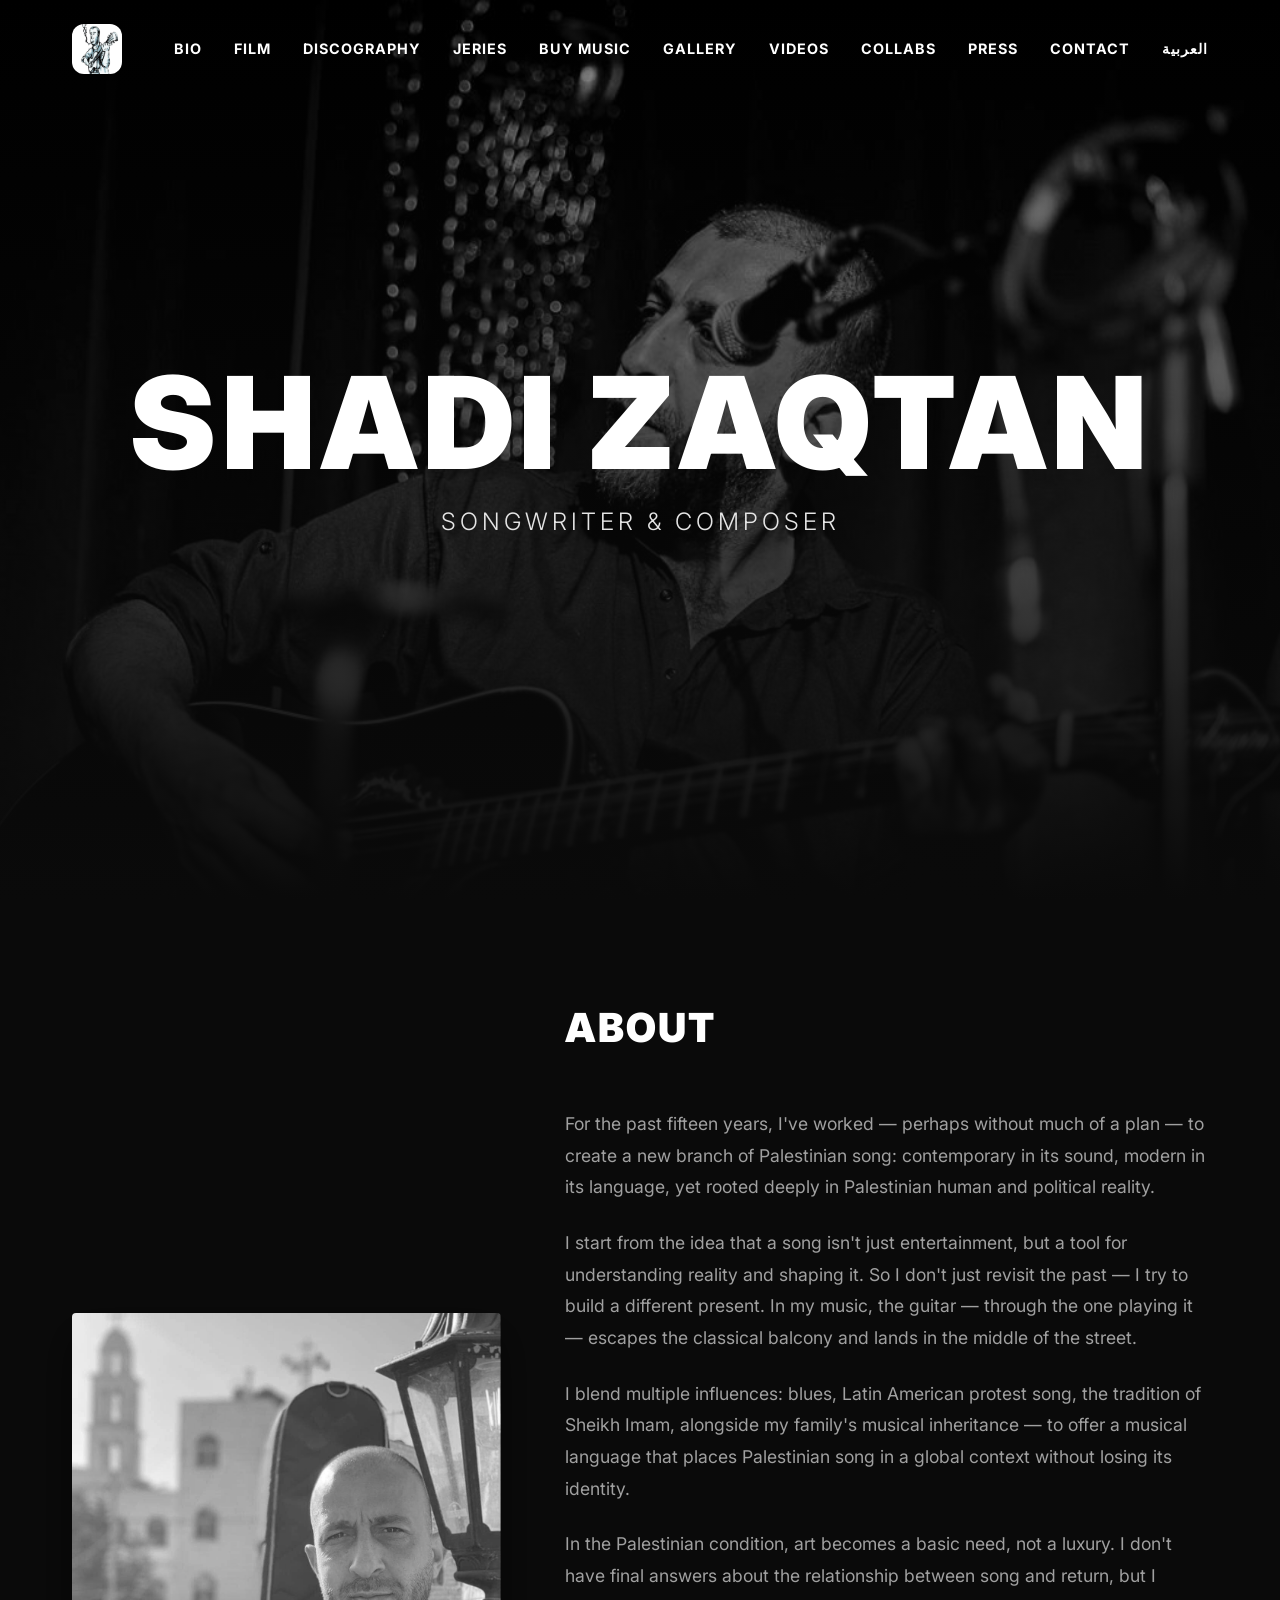
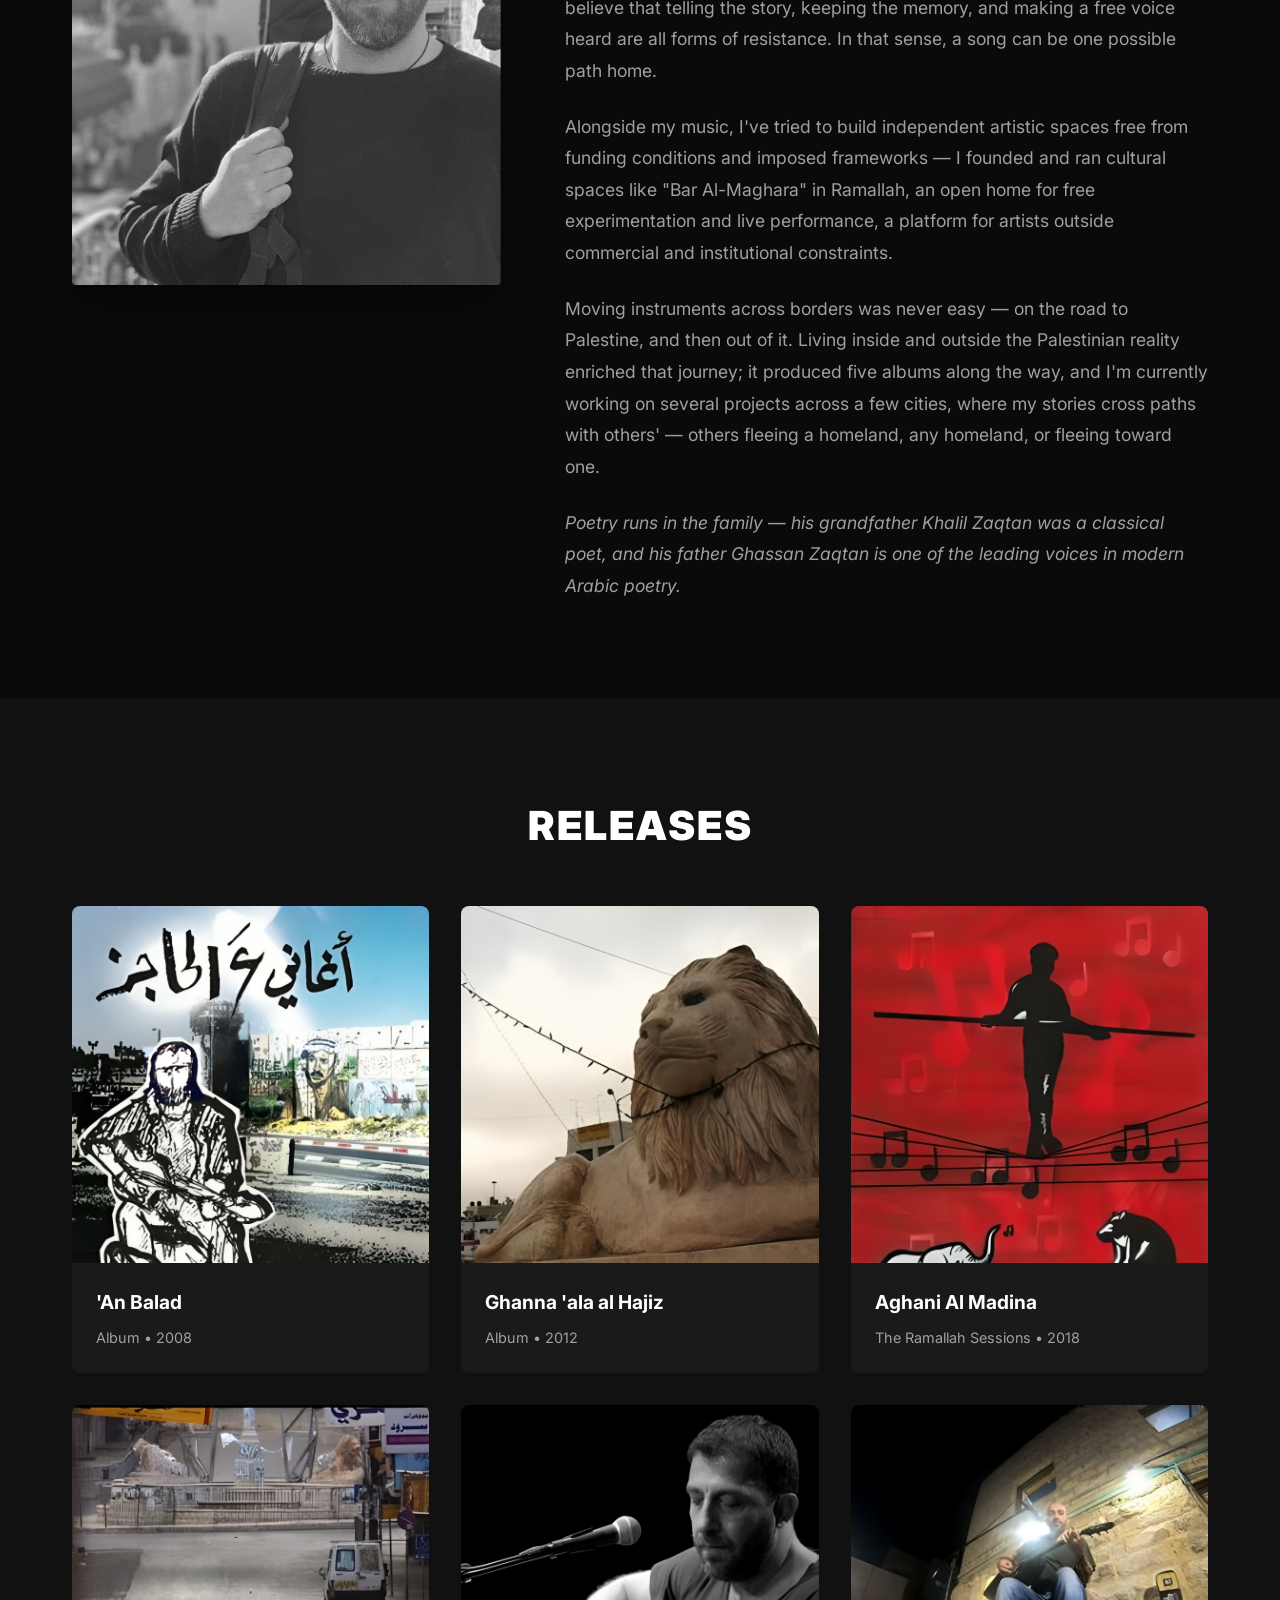
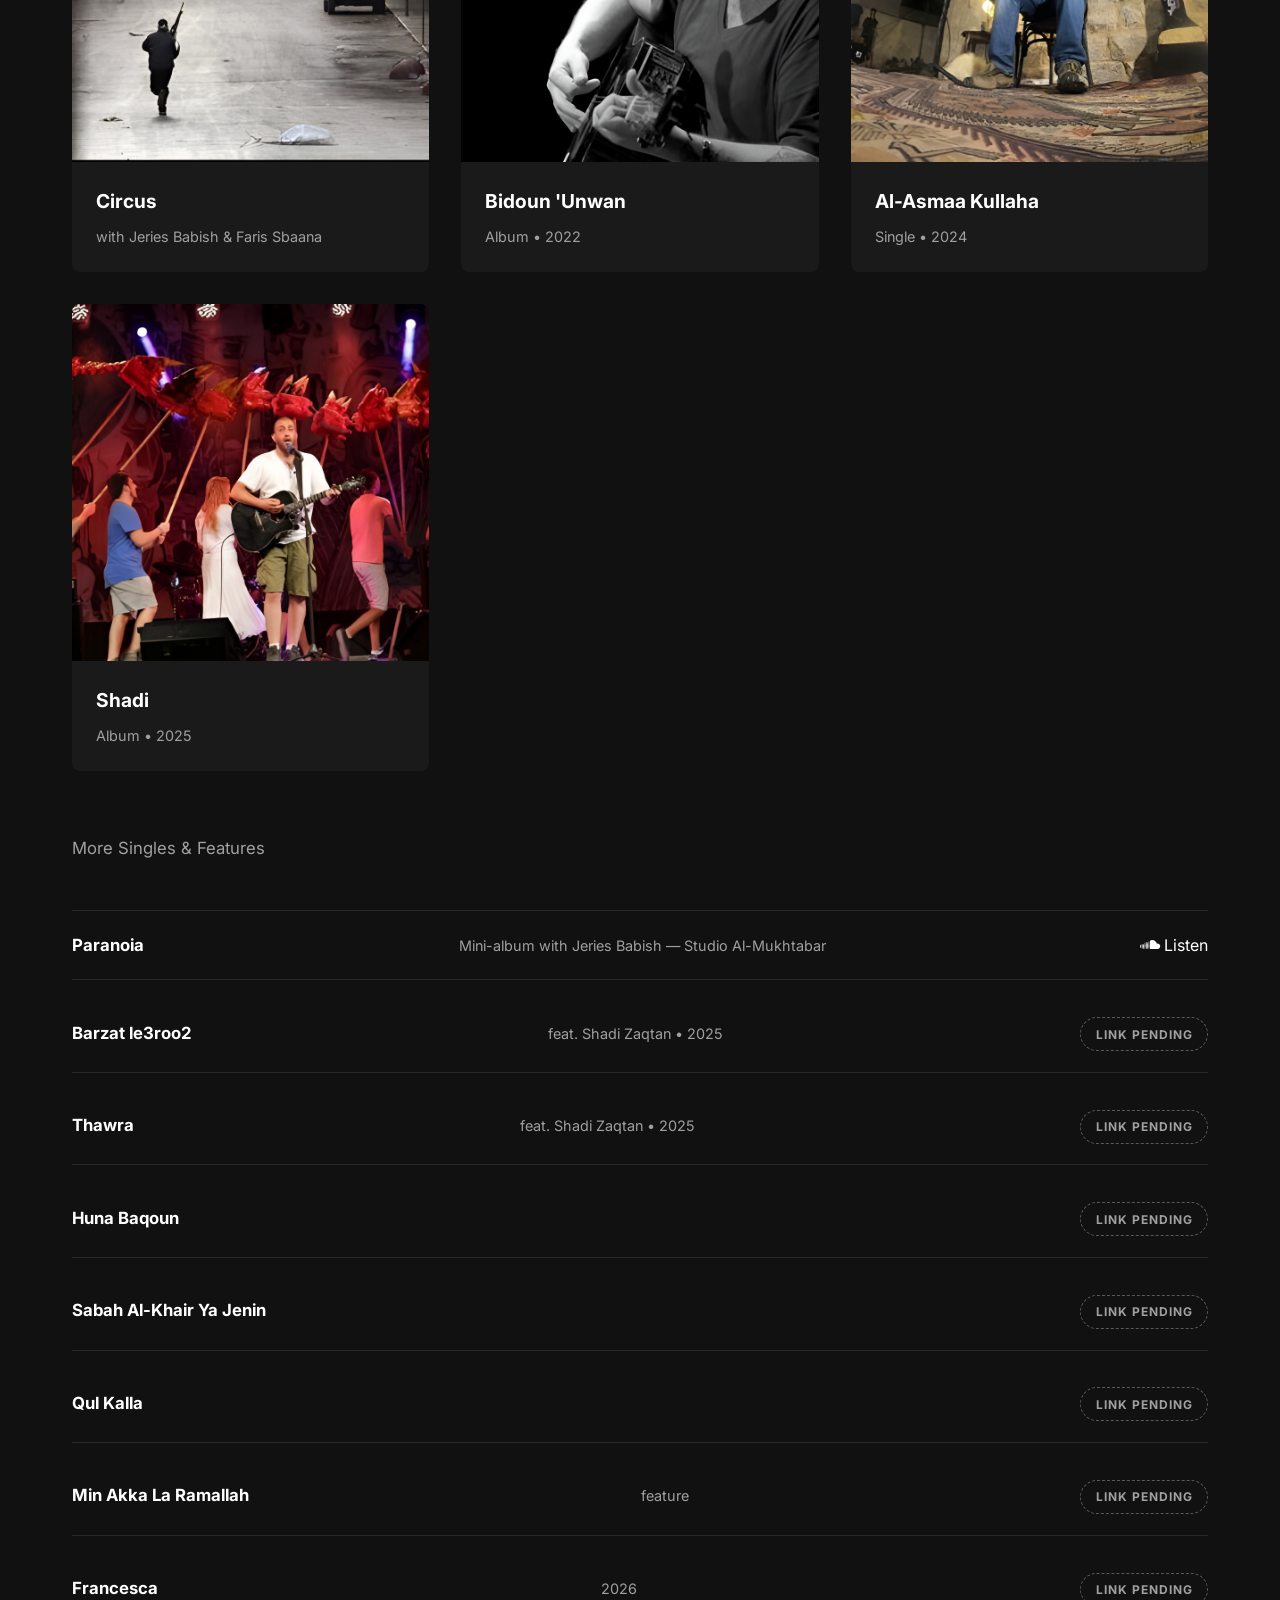
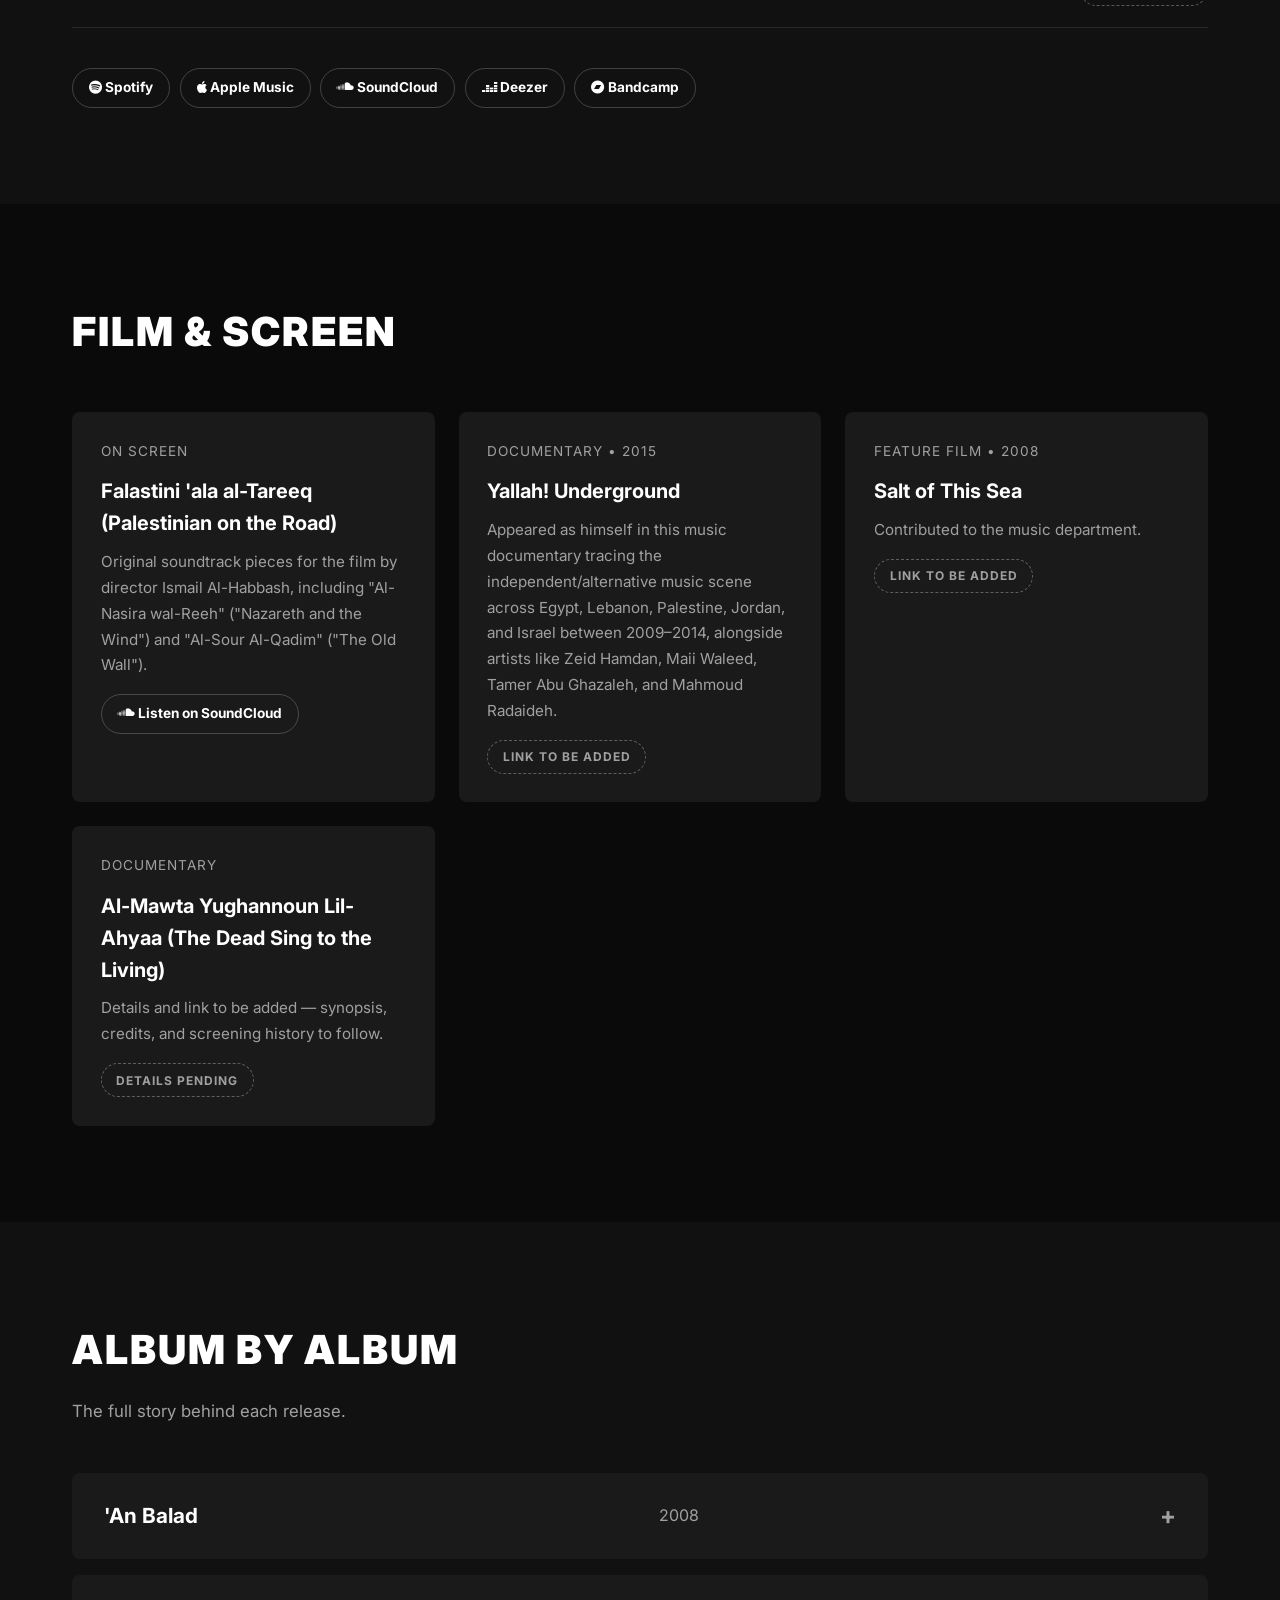
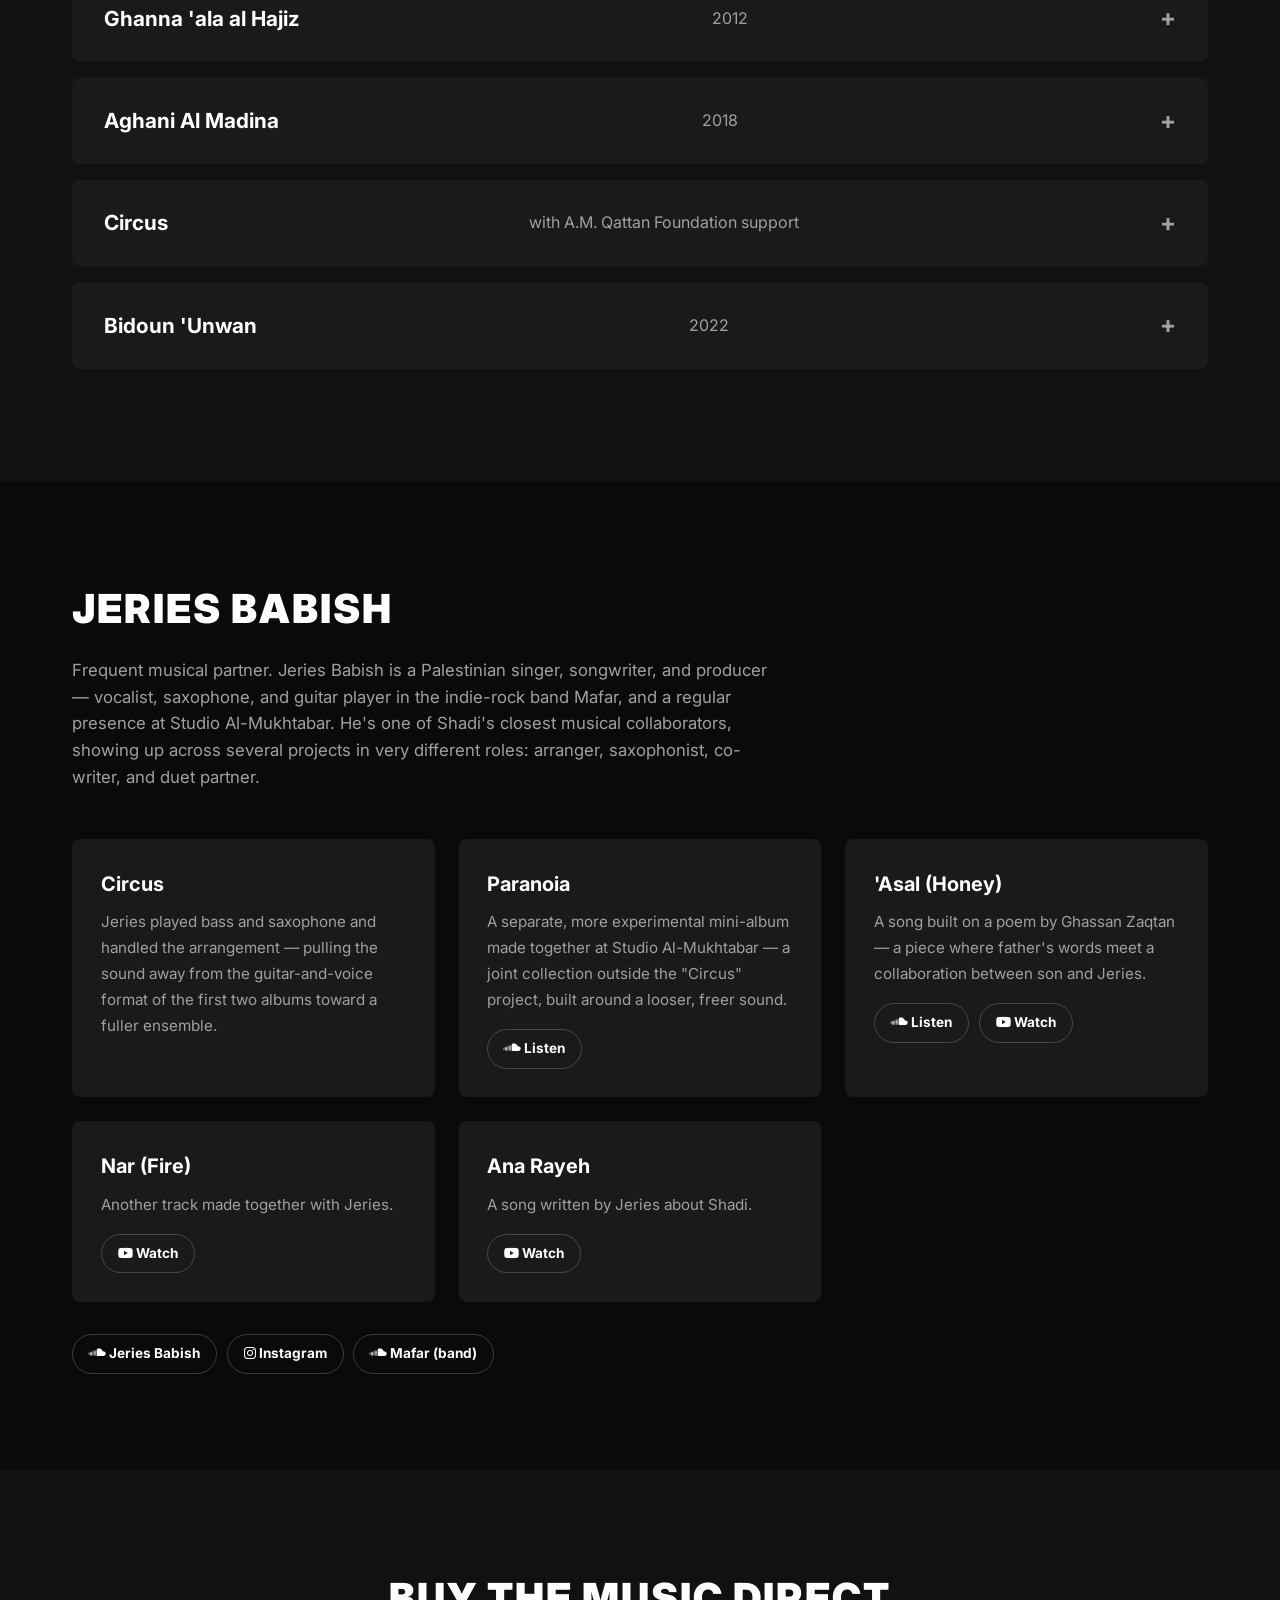
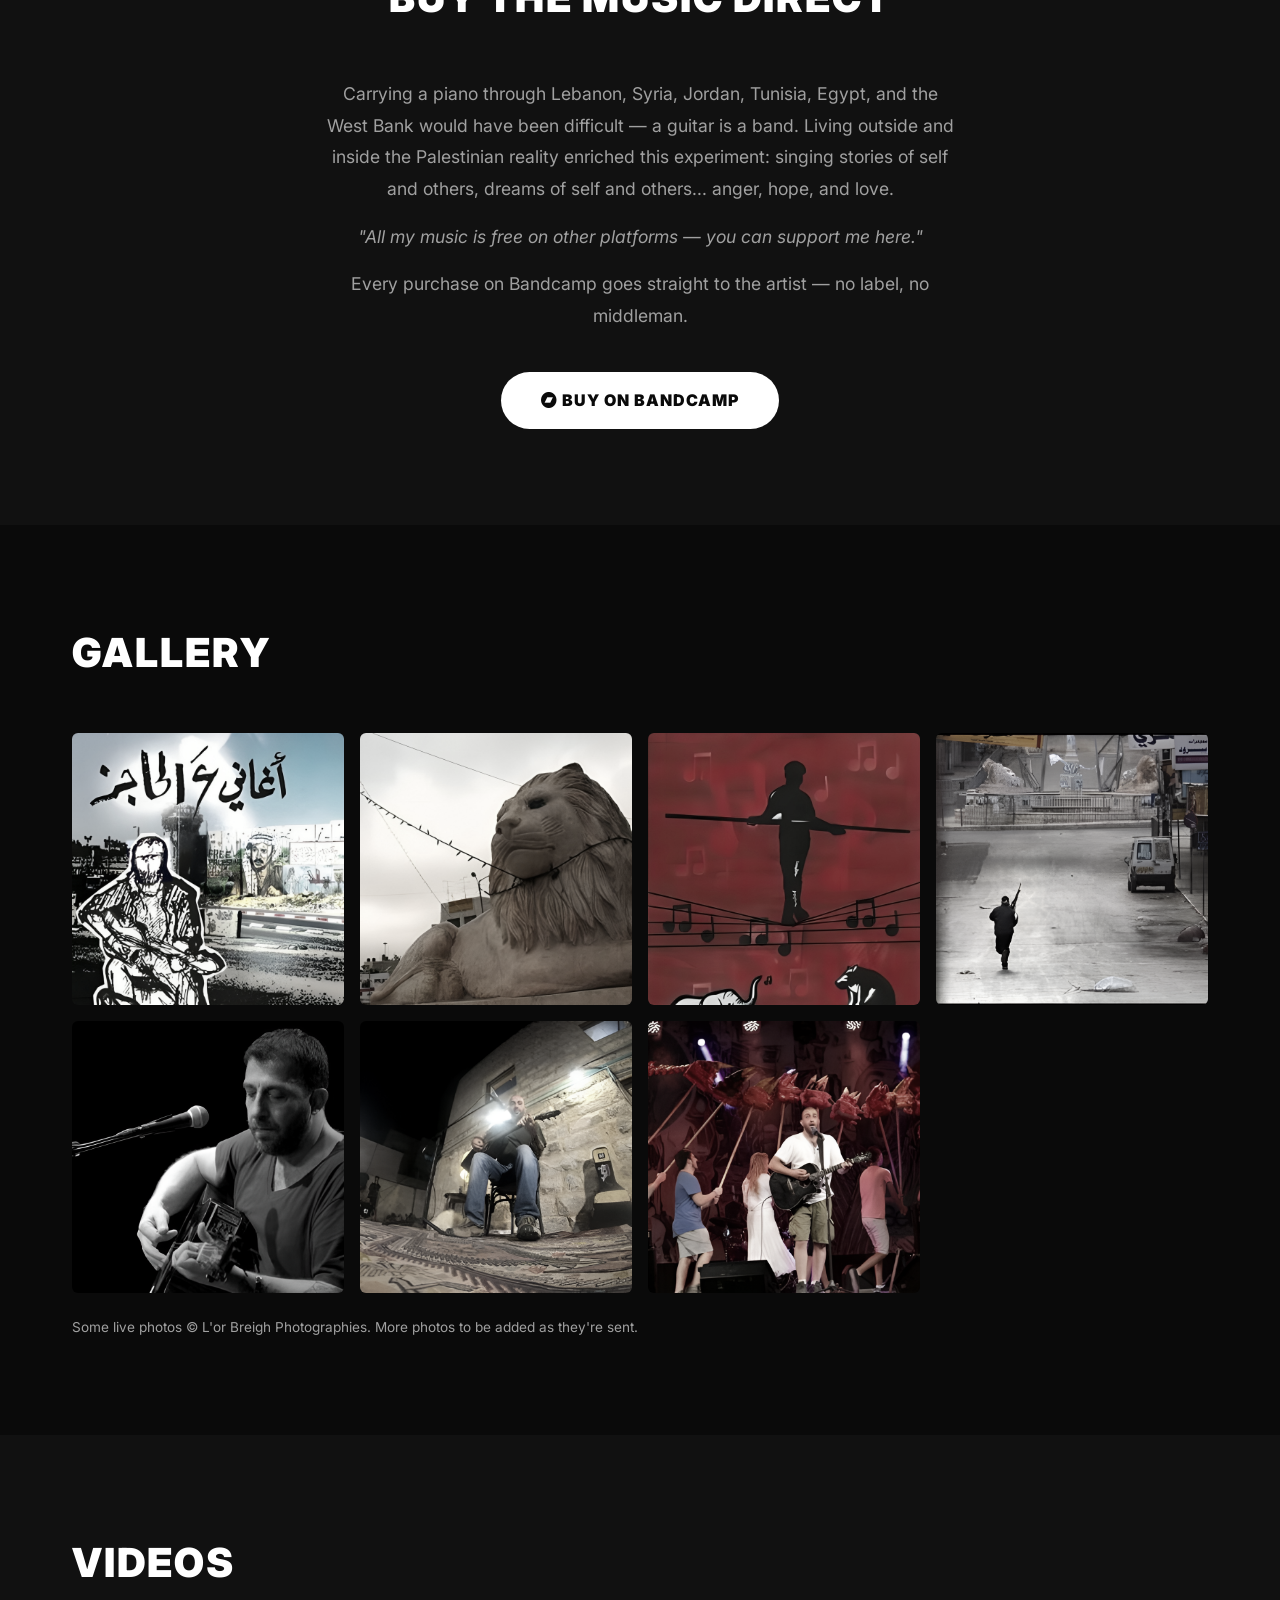
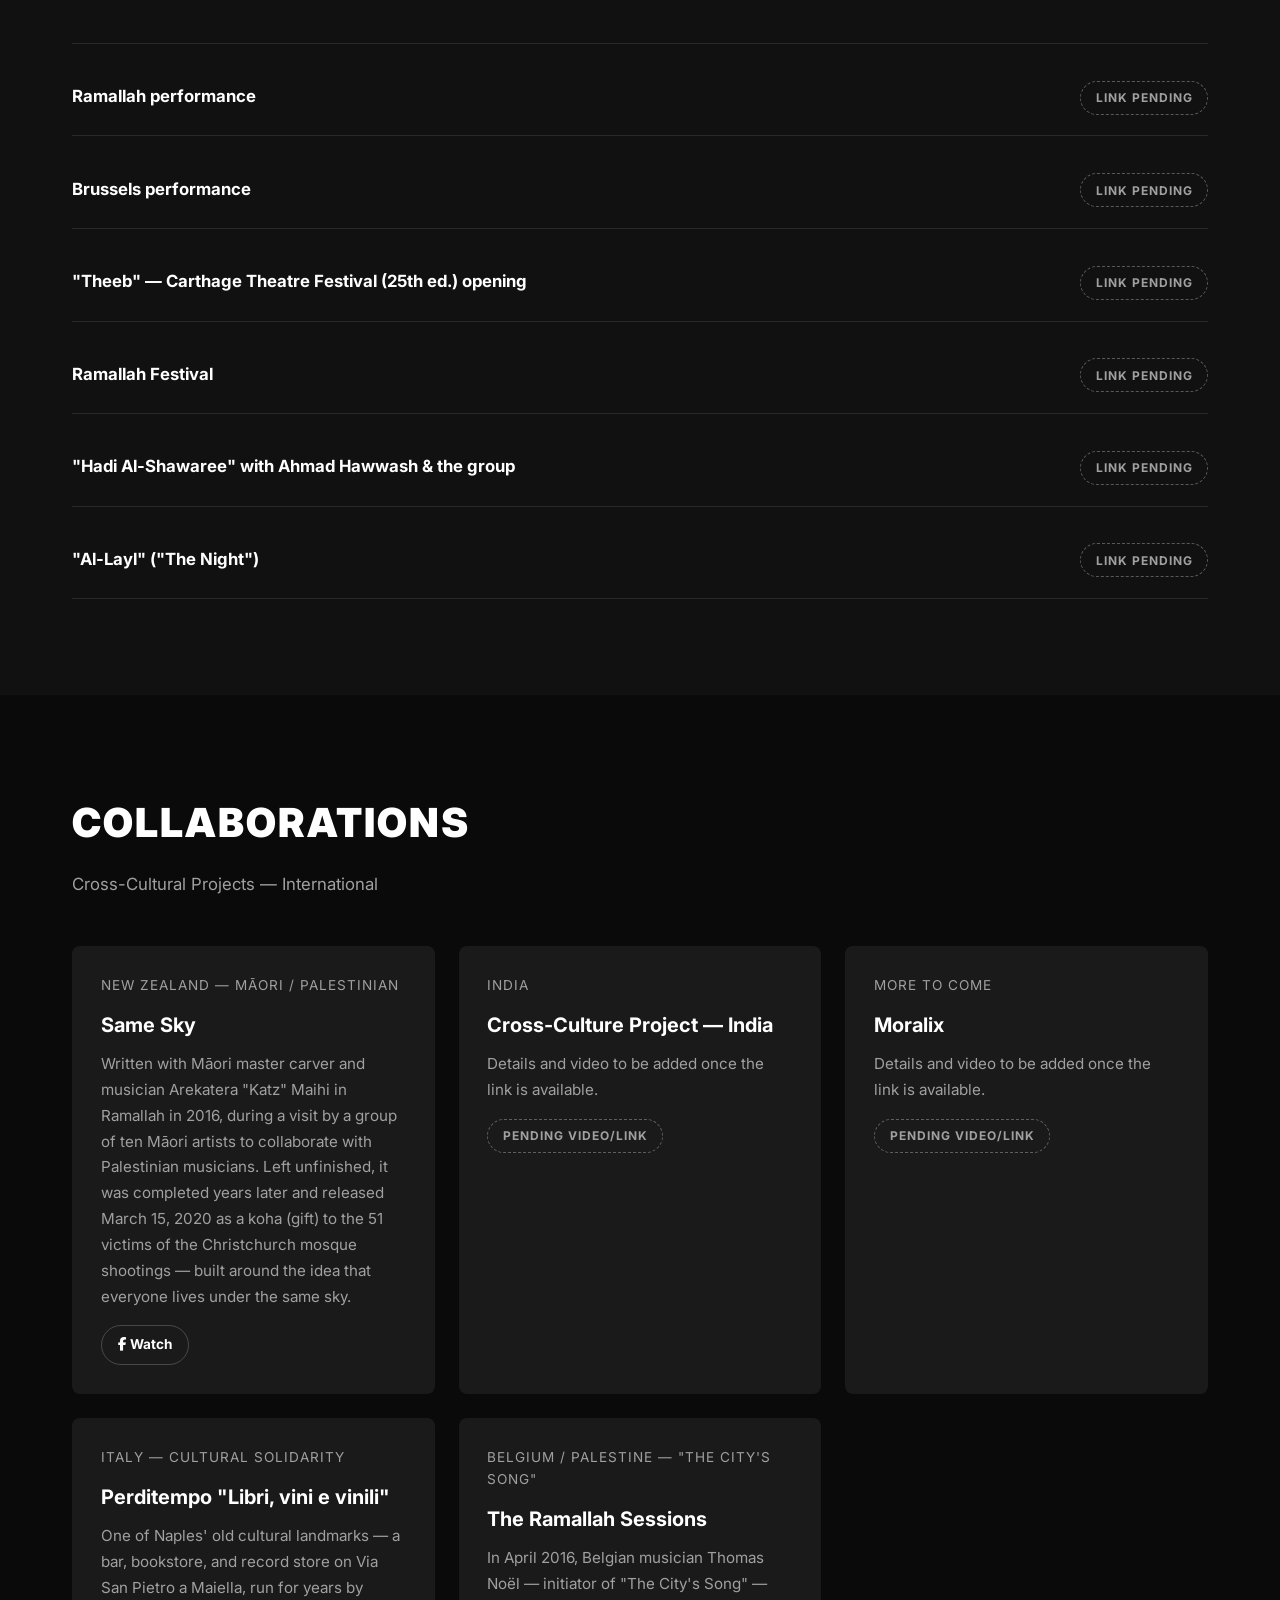
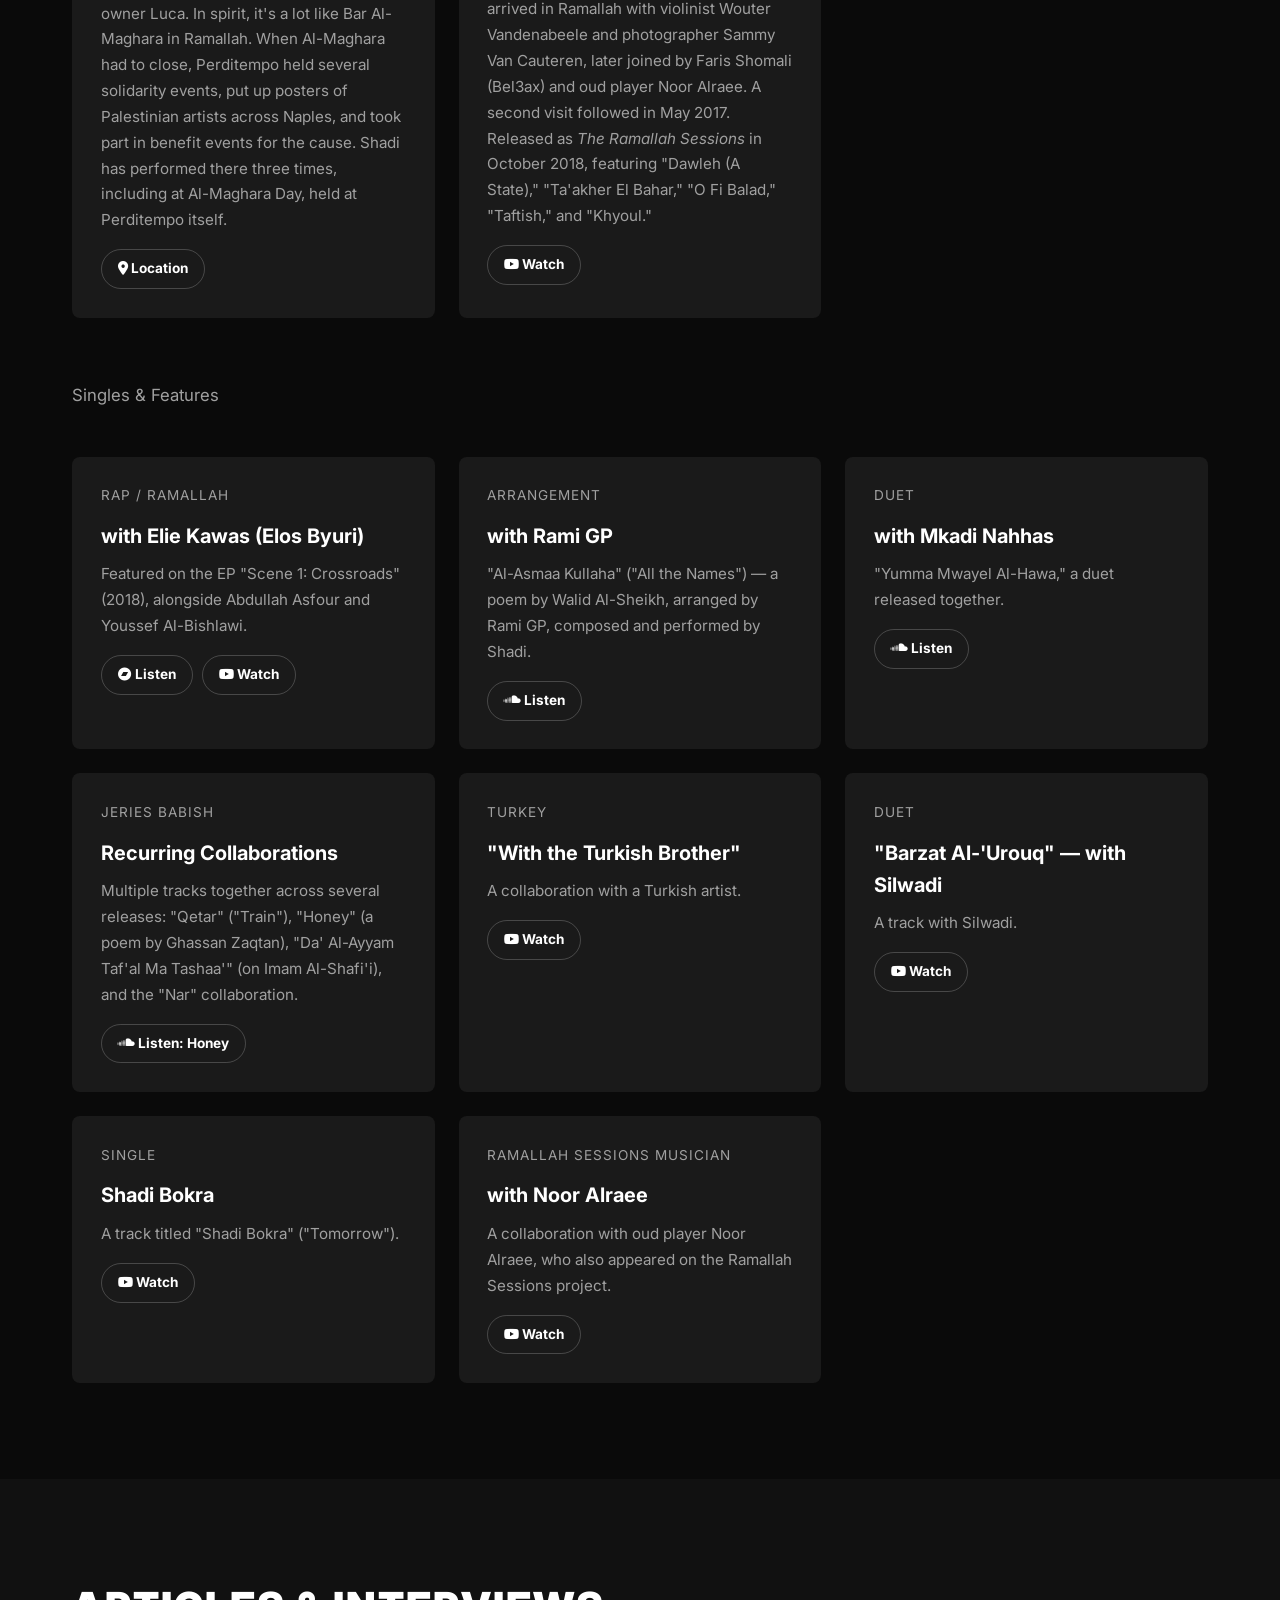
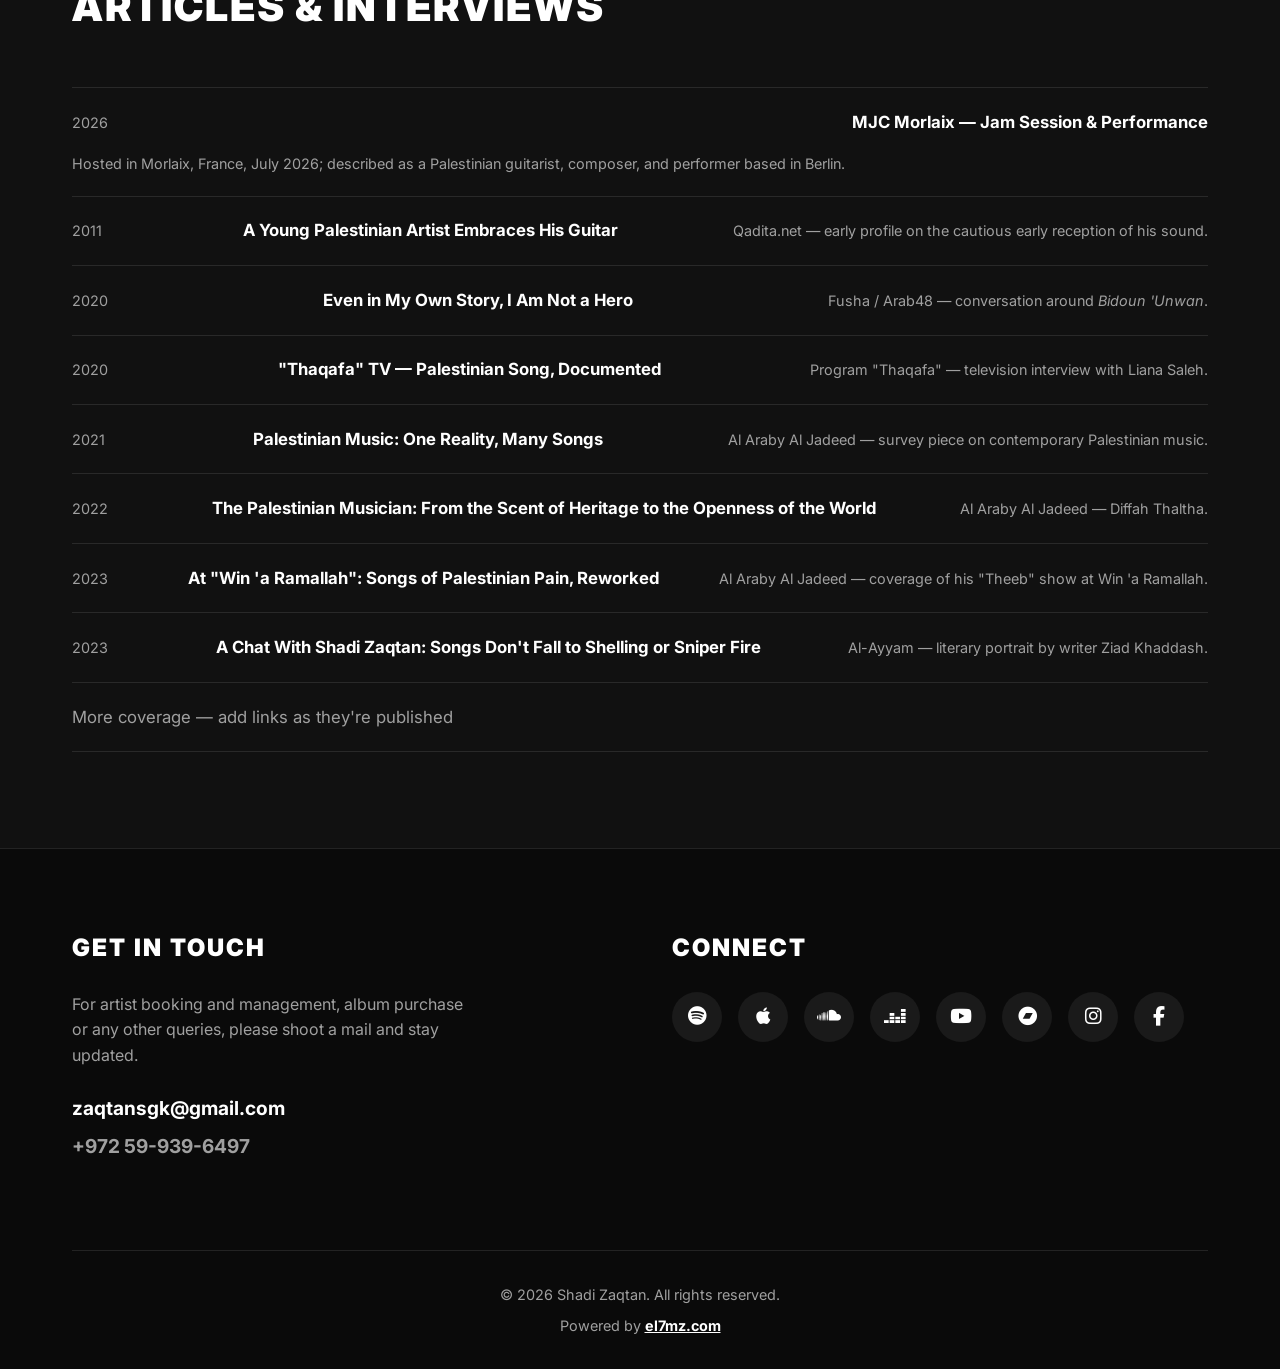
<file: index.html>
<!DOCTYPE html>
<html lang="en">
<head>
    <meta charset="UTF-8">
    <meta name="viewport" content="width=device-width, initial-scale=1.0">
    <title>Shadi Zaqtan</title>
    <meta name="description" content="The official website of Shadi Zaqtan, songwriter and composer from Palestine.">
    <link rel="icon" href="./assets/faveicon.png" type="image/png">
    <link rel="stylesheet" href="./styles.css">
    <link rel="preconnect" href="https://fonts.googleapis.com">
    <link rel="preconnect" href="https://fonts.gstatic.com" crossorigin>
    <link href="https://fonts.googleapis.com/css2?family=Inter:wght@300;400;700;900&family=IBM+Plex+Sans+Arabic:wght@300;400;700&display=swap" rel="stylesheet">
    <!-- Font Awesome for Icons -->
    <link rel="stylesheet" href="https://cdnjs.cloudflare.com/ajax/libs/font-awesome/6.4.0/css/all.min.css">
</head>
<body>

    <!-- Header Navigation -->
    <header class="navbar">
        <div class="container nav-container">
            <a href="#" class="logo-link">
                <img src="./assets/Logo.png" alt="Shadi Zaqtan Logo" class="nav-logo">
            </a>
            <nav class="nav-links">
                <a href="#about">Bio</a>
                <a href="#film">Film</a>
                <a href="#music">Discography</a>
                <a href="#jeries">Jeries</a>
                <a href="#buy">Buy Music</a>
                <a href="#gallery">Gallery</a>
                <a href="#videos">Videos</a>
                <a href="#collabs">Collabs</a>
                <a href="#press">Press</a>
                <a href="#contact">Contact</a>
                <a href="./ar.html" class="lang-switch">العربية</a>
            </nav>
            <button class="nav-toggle" aria-label="Menu" aria-expanded="false">
                <span></span><span></span><span></span>
            </button>
        </div>
    </header>

    <!-- Hero Section -->
    <section class="hero" id="home">
        <div class="hero-overlay"></div>
        <div class="hero-content">
            <h1 class="hero-title animate-up">SHADI ZAQTAN</h1>
            <p class="hero-subtitle animate-up delay-1">Songwriter & Composer</p>
        </div>
    </section>

    <!-- About Section -->
    <section class="about section" id="about">
        <div class="container">
            <div class="about-grid">
                <div class="about-image animate-fade">
                    <img src="./assets/portrate.jpg" alt="Shadi Zaqtan Portrait">
                </div>
                <div class="about-text animate-fade delay-1">
                    <h2 class="section-title">ABOUT</h2>
                    <div class="bio-content">
                        <p>For the past fifteen years, I've worked — perhaps without much of a plan — to create a new branch of Palestinian song: contemporary in its sound, modern in its language, yet rooted deeply in Palestinian human and political reality.</p>

                        <p>I start from the idea that a song isn't just entertainment, but a tool for understanding reality and shaping it. So I don't just revisit the past — I try to build a different present. In my music, the guitar — through the one playing it — escapes the classical balcony and lands in the middle of the street.</p>

                        <p>I blend multiple influences: blues, Latin American protest song, the tradition of Sheikh Imam, alongside my family's musical inheritance — to offer a musical language that places Palestinian song in a global context without losing its identity.</p>

                        <p>In the Palestinian condition, art becomes a basic need, not a luxury. I don't have final answers about the relationship between song and return, but I believe that telling the story, keeping the memory, and making a free voice heard are all forms of resistance. In that sense, a song can be one possible path home.</p>

                        <p>Alongside my music, I've tried to build independent artistic spaces free from funding conditions and imposed frameworks — I founded and ran cultural spaces like "Bar Al-Maghara" in Ramallah, an open home for free experimentation and live performance, a platform for artists outside commercial and institutional constraints.</p>

                        <p>Moving instruments across borders was never easy — on the road to Palestine, and then out of it. Living inside and outside the Palestinian reality enriched that journey; it produced five albums along the way, and I'm currently working on several projects across a few cities, where my stories cross paths with others' — others fleeing a homeland, any homeland, or fleeing toward one.</p>

                        <p><em>Poetry runs in the family — his grandfather Khalil Zaqtan was a classical poet, and his father Ghassan Zaqtan is one of the leading voices in modern Arabic poetry.</em></p>
                    </div>
                </div>
            </div>
        </div>
    </section>

    <!-- Music/Releases Section -->
    <section class="music section" id="music">
        <div class="container">
            <h2 class="section-title text-center animate-up">RELEASES</h2>
            <div class="music-grid">
                
                <a href="https://open.spotify.com/artist/5HRVCmuBf5fJhNsuxho0Uj" target="_blank" class="music-card animate-fade">
                    <div class="music-img-wrapper">
                        <img src="./assets/portfolio/1.png" alt="'An Balad">
                        <div class="music-hover"><i class="fa-brands fa-spotify"></i> Listen</div>
                    </div>
                    <div class="music-info">
                        <h3>'An Balad</h3>
                        <p>Album • 2008</p>
                    </div>
                </a>

                <a href="https://sonichits.com/video/Shadi_Zaqtan/%D8%B0%D9%8A%D8%A8" target="_blank" class="music-card animate-fade">
                    <div class="music-img-wrapper">
                        <img src="./assets/portfolio/2.png" alt="Ghanna 'ala al Hajiz">
                        <div class="music-hover"><i class="fa-brands fa-spotify"></i> Listen</div>
                    </div>
                    <div class="music-info">
                        <h3>Ghanna 'ala al Hajiz</h3>
                        <p>Album • 2012</p>
                    </div>
                </a>

                <a href="https://www.youtube.com/watch?v=eyKIiNdjFb8&list=PLAbE8_4HrNFI&index=2" target="_blank" class="music-card animate-fade">
                    <div class="music-img-wrapper">
                        <img src="./assets/portfolio/3.png" alt="Aghani Al Madina">
                        <div class="music-hover"><i class="fa-brands fa-youtube"></i> Listen</div>
                    </div>
                    <div class="music-info">
                        <h3>Aghani Al Madina</h3>
                        <p>The Ramallah Sessions • 2018</p>
                    </div>
                </a>

                <a href="https://open.spotify.com/artist/5HRVCmuBf5fJhNsuxho0Uj" target="_blank" class="music-card animate-fade">
                    <div class="music-img-wrapper">
                        <img src="./assets/portfolio/4.png" alt="Circus">
                        <div class="music-hover"><i class="fa-brands fa-spotify"></i> Listen</div>
                    </div>
                    <div class="music-info">
                        <h3>Circus</h3>
                        <p>with Jeries Babish & Faris Sbaana</p>
                    </div>
                </a>

                <a href="https://open.spotify.com/artist/5HRVCmuBf5fJhNsuxho0Uj" target="_blank" class="music-card animate-fade">
                    <div class="music-img-wrapper">
                        <img src="./assets/portfolio/5.png" alt="Bidoun 'Unwan">
                        <div class="music-hover"><i class="fa-brands fa-spotify"></i> Listen</div>
                    </div>
                    <div class="music-info">
                        <h3>Bidoun 'Unwan</h3>
                        <p>Album • 2022</p>
                    </div>
                </a>

                <a href="https://soundcloud.com/shadi-zaqtan/rwnwwiysmgyx" target="_blank" class="music-card animate-fade">
                    <div class="music-img-wrapper">
                        <img src="./assets/portfolio/6.png" alt="Al-Asmaa Kullaha">
                        <div class="music-hover"><i class="fa-brands fa-soundcloud"></i> Listen</div>
                    </div>
                    <div class="music-info">
                        <h3>Al-Asmaa Kullaha</h3>
                        <p>Single • 2024</p>
                    </div>
                </a>

                <a href="https://shadizaqtan.bandcamp.com/" target="_blank" class="music-card animate-fade">
                    <div class="music-img-wrapper">
                        <img src="./assets/portfolio/7.png" alt="Shadi">
                        <div class="music-hover"><i class="fa-brands fa-bandcamp"></i> Listen</div>
                    </div>
                    <div class="music-info">
                        <h3>Shadi</h3>
                        <p>Album • 2025</p>
                    </div>
                </a>

            </div>

            <p class="section-intro" style="margin-top:4rem;">More Singles &amp; Features</p>
            <div class="list-block">
                <div class="list-item"><span class="list-title">Paranoia</span><span class="list-sub">Mini-album with Jeries Babish — Studio Al-Mukhtabar</span><a href="https://soundcloud.com/shadi-zaqtan/53xiibh1pezy/sets" target="_blank"><i class="fa-brands fa-soundcloud"></i> Listen</a></div>
                <div class="list-item"><span class="list-title">Barzat le3roo2</span><span class="list-sub">feat. Shadi Zaqtan • 2025</span><span class="placeholder-badge">Link pending</span></div>
                <div class="list-item"><span class="list-title">Thawra</span><span class="list-sub">feat. Shadi Zaqtan • 2025</span><span class="placeholder-badge">Link pending</span></div>
                <div class="list-item"><span class="list-title">Huna Baqoun</span><span class="placeholder-badge">Link pending</span></div>
                <div class="list-item"><span class="list-title">Sabah Al-Khair Ya Jenin</span><span class="placeholder-badge">Link pending</span></div>
                <div class="list-item"><span class="list-title">Qul Kalla</span><span class="placeholder-badge">Link pending</span></div>
                <div class="list-item"><span class="list-title">Min Akka La Ramallah</span><span class="list-sub">feature</span><span class="placeholder-badge">Link pending</span></div>
                <div class="list-item"><span class="list-title">Francesca</span><span class="list-sub">2026</span><span class="placeholder-badge">Link pending</span></div>
            </div>

            <div class="card-links" style="margin-top:2.5rem;">
                <a href="https://open.spotify.com/artist/5HRVCmuBf5fJhNsuxho0Uj" target="_blank"><i class="fa-brands fa-spotify"></i> Spotify</a>
                <a href="https://music.apple.com/us/artist/shadi-zaqtan/896321688" target="_blank"><i class="fa-brands fa-apple"></i> Apple Music</a>
                <a href="https://soundcloud.com/shadi-zaqtan" target="_blank"><i class="fa-brands fa-soundcloud"></i> SoundCloud</a>
                <a href="https://www.deezer.com/en/artist/6067620" target="_blank"><i class="fa-brands fa-deezer"></i> Deezer</a>
                <a href="https://shadizaqtan.bandcamp.com/" target="_blank"><i class="fa-brands fa-bandcamp"></i> Bandcamp</a>
            </div>
        </div>
    </section>

    <!-- Film & Screen Section -->
    <section class="section" id="film">
        <div class="container">
            <h2 class="section-title animate-up">FILM &amp; SCREEN</h2>
            <div class="card-grid">
                <div class="info-card animate-fade">
                    <span class="meta">On Screen</span>
                    <h3>Falastini 'ala al-Tareeq (Palestinian on the Road)</h3>
                    <p>Original soundtrack pieces for the film by director Ismail Al-Habbash, including "Al-Nasira wal-Reeh" ("Nazareth and the Wind") and "Al-Sour Al-Qadim" ("The Old Wall").</p>
                    <div class="card-links">
                        <a href="https://soundcloud.com/shadi-zaqtan" target="_blank"><i class="fa-brands fa-soundcloud"></i> Listen on SoundCloud</a>
                    </div>
                </div>
                <div class="info-card animate-fade delay-1">
                    <span class="meta">Documentary • 2015</span>
                    <h3>Yallah! Underground</h3>
                    <p>Appeared as himself in this music documentary tracing the independent/alternative music scene across Egypt, Lebanon, Palestine, Jordan, and Israel between 2009–2014, alongside artists like Zeid Hamdan, Maii Waleed, Tamer Abu Ghazaleh, and Mahmoud Radaideh.</p>
                    <span class="placeholder-badge">Link to be added</span>
                </div>
                <div class="info-card animate-fade">
                    <span class="meta">Feature Film • 2008</span>
                    <h3>Salt of This Sea</h3>
                    <p>Contributed to the music department.</p>
                    <span class="placeholder-badge">Link to be added</span>
                </div>
                <div class="info-card animate-fade delay-1">
                    <span class="meta">Documentary</span>
                    <h3>Al-Mawta Yughannoun Lil-Ahyaa (The Dead Sing to the Living)</h3>
                    <p>Details and link to be added — synopsis, credits, and screening history to follow.</p>
                    <span class="placeholder-badge">Details pending</span>
                </div>
            </div>
        </div>
    </section>

    <!-- Album by Album Section -->
    <section class="section alt-bg" id="album-stories">
        <div class="container">
            <h2 class="section-title animate-up">ALBUM BY ALBUM</h2>
            <p class="section-intro">The full story behind each release.</p>

            <details class="album-story">
                <summary>'An Balad <span class="year-tag">2008</span></summary>
                <div class="album-story-body">
                    <h4>Story</h4>
                    <p>His debut album, made in collaboration with musician Imad Sayrafi. Guitar and voice, built around songs of ordinary Palestinian life rather than slogans — the record that first introduced his sound to Palestinian audiences.</p>
                    <h4>People Involved</h4>
                    <p>Shadi Zaqtan — guitar, voice, composition · Imad Sayrafi · A.M. Qattan Foundation — support</p>
                    <h4>Articles</h4>
                    <ul>
                        <li><a href="https://www.al-ayyam.ps/ar/Article/421270" target="_blank">Ziad Khaddash — Al-Ayyam ↗</a></li>
                        <li>Naila Khalil — "'An Balad' Cassette: Singing With the Simple People, Not About Them" — Al-Ayyam, March 15, 2010</li>
                        <li>Said Abu Ma'la — "'An Balad' by Shadi Zaqtan: Political Song About a Forgotten Human" — Al-Quds Al-Arabi, July 2010</li>
                        <li>Rasha Salameh — "Shadi Zaqtan: A Space of Freedom and Love" — Al-Dustour, December 17, 2010</li>
                    </ul>
                    <h4>Related Videos</h4>
                    <p><em>None linked yet — send links to add</em></p>
                    <h4>Gallery</h4>
                    <span class="placeholder-badge">Photos to be added</span>
                </div>
            </details>

            <details class="album-story">
                <summary>Ghanna 'ala al Hajiz <span class="year-tag">2012</span></summary>
                <div class="album-story-body">
                    <h4>Story</h4>
                    <p>His second album, nicknamed "the mayor of pirates and vagabond poets" ("Theeb"). Production support came from Walid Lafi of Qalandia Internet. Tracklist includes "Bashoufek Fi Al Balad," "Nashret Akhbar," "11,000 Mahal Fadi," "Kartushka-Batata," "Theeb," "Fi Balad," "La'," "Morjeeha," and "Yumma El Thoub."</p>
                    <h4>People Involved</h4>
                    <p>Shadi Zaqtan · Walid Lafi — Qalandia Internet</p>
                    <h4>Articles</h4>
                    <p><em>Article link pending</em></p>
                    <h4>Related Videos</h4>
                    <p><a href="https://sonichits.com/video/Shadi_Zaqtan/%D8%B0%D9%8A%D8%A8" target="_blank">"Theeb" — lyrics &amp; video links ↗</a></p>
                    <h4>Gallery</h4>
                    <span class="placeholder-badge">Photos to be added</span>
                </div>
            </details>

            <details class="album-story">
                <summary>Aghani Al Madina <span class="year-tag">2018</span></summary>
                <div class="album-story-body">
                    <h4>Story</h4>
                    <p>Grew out of "The Ramallah Sessions" — a project by Belgian musician Thomas Noël ("The City's Song"), who traveled to Ramallah in 2016 and again in 2017 with violinist Wouter Vandenabeele and photographer Sammy Van Cauteren to record with local musicians. Released as the album <em>The Ramallah Sessions</em> in October 2018.</p>
                    <h4>Featured Track — "Dawleh" ("A State")</h4>
                    <p>Written and composed by Shadi Zaqtan, arranged by Thomas Noël. Performed by Shadi Zaqtan (vocals), Thomas Noël (piano), Wouter Vandenabeele (violin), Ahmed Hawwash (clarinet), François Taillefer (percussion), and Lara Rosseel (double bass).</p>
                    <h4>People Involved</h4>
                    <p>Shadi Zaqtan — vocals, guitar, composition · Thomas Noël — piano, guitar, composition · Wouter Vandenabeele — violin · Faris Shomali (Bel3ax) · Noor Alraee — oud · Sammy Van Cauteren — photography</p>
                    <h4>Articles</h4>
                    <p><a href="https://www.masereelfonds.be/activiteiten/the-citys-song-the-ramallah-sessions/" target="_blank">Masereelfonds — project background ↗</a></p>
                    <h4>Related Videos</h4>
                    <p><a href="https://www.youtube.com/watch?v=eyKIiNdjFb8&list=PLAbE8_4HrNFI&index=2" target="_blank">Ramallah Sessions video ↗</a></p>
                    <h4>Gallery</h4>
                    <span class="placeholder-badge">More photos to be added</span>
                </div>
            </details>

            <details class="album-story">
                <summary>Circus <span class="year-tag">with A.M. Qattan Foundation support</span></summary>
                <div class="album-story-body">
                    <h4>Story</h4>
                    <p>A collective project with Jeries Babish and poet Faris Sbaana, alongside a rotating cast of musicians. Poems by Faris Sbaana and Amer Badran were set to music, with contributions from guest vocalists — a departure from the guitar-and-voice format of the first two albums toward a full ensemble sound.</p>
                    <h4>People Involved</h4>
                    <p>Shadi Zaqtan · Jeries Babish — bass, saxophone, arrangement · Faris Sbaana — poet · Amer Badran — poet · Kheir Fouda — guest vocals, lyrics · Rami Abu Alya · Hussein Abu Al-Rob — percussion · Faris Al-Natour — guitar, composition · Rahi Gharib — piano · Ahmad Maz'aro — guest vocals · Ziad Khaddash — lyrics ("Ramallah Zaman")</p>
                    <h4>Articles</h4>
                    <p><a href="https://www.arab48.com/%D9%81%D8%B3%D8%AD%D8%A9/%D8%B5%D9%88%D8%AA/2019/01/14/%D8%AE%D8%B2%D8%A7%D9%86-%D8%A7%D9%84%D9%85%D9%8A-%D9%82%D8%B5%D9%8A%D8%AF%D8%A9-%D9%84%D8%B9%D8%A7%D9%85%D8%B1-%D8%A8%D8%AF%D8%B1%D8%A7%D9%86-%D8%A8%D8%A3%D8%B3%D9%84%D9%88%D8%A8-%D8%A7%D9%84%D8%B3%D9%8A%D8%B1%D9%83" target="_blank">"Khazzan Al-Mayy" — Arab48 ↗</a></p>
                    <h4>Related Videos</h4>
                    <p><em>None linked yet — send links to add</em></p>
                    <h4>Gallery</h4>
                    <span class="placeholder-badge">Photos to be added</span>
                </div>
            </details>

            <details class="album-story">
                <summary>Bidoun 'Unwan <span class="year-tag">2022</span></summary>
                <div class="album-story-body">
                    <h4>Story</h4>
                    <p>His most recent full album, recorded at Studio Al-Mukhtabar with A.M. Qattan Foundation support. New musical spaces built with multiple instruments, in a conversation with Jeries Babish and Osama Al-Lati.</p>
                    <h4>People Involved</h4>
                    <p>Shadi Zaqtan — composition, vocals · Jeries Babish — saxophone, arrangement · Osama Al-Lati — bass</p>
                    <h4>Articles</h4>
                    <p><a href="https://www.arab48.com/%D9%81%D8%B3%D8%AD%D8%A9/%D8%B5%D9%88%D8%AA/2020/04/21/%D8%B4%D8%A7%D8%AF%D9%8A-%D8%B2%D9%82%D8%B7%D8%A7%D9%86-%D8%AD%D8%AA%D9%89-%D9%81%D9%8A-%D8%B1%D9%88%D8%A7%D9%8A%D8%AA%D9%8A-%D8%A3%D9%86%D8%A7-%D9%84%D8%B3%D8%AA-%D8%A8%D8%B7%D9%84%D8%A7" target="_blank">"Even in My Own Story, I Am Not a Hero" — Arab48 ↗</a></p>
                    <h4>Related Videos</h4>
                    <p><em>None linked yet — send links to add</em></p>
                    <h4>Gallery</h4>
                    <span class="placeholder-badge">Photos to be added</span>
                </div>
            </details>
        </div>
    </section>

    <!-- Jeries Babish — Frequent Collaborator Section -->
    <section class="section" id="jeries">
        <div class="container">
            <h2 class="section-title animate-up">JERIES BABISH</h2>
            <p class="section-intro animate-fade">Frequent musical partner. Jeries Babish is a Palestinian singer, songwriter, and producer — vocalist, saxophone, and guitar player in the indie-rock band Mafar, and a regular presence at Studio Al-Mukhtabar. He's one of Shadi's closest musical collaborators, showing up across several projects in very different roles: arranger, saxophonist, co-writer, and duet partner.</p>
            <div class="card-grid">
                <div class="info-card animate-fade">
                    <h3>Circus</h3>
                    <p>Jeries played bass and saxophone and handled the arrangement — pulling the sound away from the guitar-and-voice format of the first two albums toward a fuller ensemble.</p>
                </div>
                <div class="info-card animate-fade delay-1">
                    <h3>Paranoia</h3>
                    <p>A separate, more experimental mini-album made together at Studio Al-Mukhtabar — a joint collection outside the "Circus" project, built around a looser, freer sound.</p>
                    <div class="card-links">
                        <a href="https://soundcloud.com/shadi-zaqtan/53xiibh1pezy/sets" target="_blank"><i class="fa-brands fa-soundcloud"></i> Listen</a>
                    </div>
                </div>
                <div class="info-card animate-fade">
                    <h3>'Asal (Honey)</h3>
                    <p>A song built on a poem by Ghassan Zaqtan — a piece where father's words meet a collaboration between son and Jeries.</p>
                    <div class="card-links">
                        <a href="https://soundcloud.com/shadi-zaqtan/ha1fhrh87mux" target="_blank"><i class="fa-brands fa-soundcloud"></i> Listen</a>
                        <a href="https://www.youtube.com/watch?v=FClpp6QQ3zg" target="_blank"><i class="fa-brands fa-youtube"></i> Watch</a>
                    </div>
                </div>
                <div class="info-card animate-fade delay-1">
                    <h3>Nar (Fire)</h3>
                    <p>Another track made together with Jeries.</p>
                    <div class="card-links">
                        <a href="https://www.youtube.com/watch?v=vdjdB0IBpNo" target="_blank"><i class="fa-brands fa-youtube"></i> Watch</a>
                    </div>
                </div>
                <div class="info-card animate-fade">
                    <h3>Ana Rayeh</h3>
                    <p>A song written by Jeries about Shadi.</p>
                    <div class="card-links">
                        <a href="https://www.youtube.com/watch?v=k2RLlrxvJSs" target="_blank"><i class="fa-brands fa-youtube"></i> Watch</a>
                    </div>
                </div>
            </div>
            <div class="card-links" style="margin-top:2rem;">
                <a href="https://soundcloud.com/jeriesbabish" target="_blank"><i class="fa-brands fa-soundcloud"></i> Jeries Babish</a>
                <a href="https://www.instagram.com/jeriesbabish7" target="_blank"><i class="fa-brands fa-instagram"></i> Instagram</a>
                <a href="https://soundcloud.com/mafar-band" target="_blank"><i class="fa-brands fa-soundcloud"></i> Mafar (band)</a>
            </div>
        </div>
    </section>

    <!-- Buy Music Section -->
    <section class="section alt-bg" id="buy">
        <div class="container buy-cta">
            <h2 class="section-title text-center animate-up">BUY THE MUSIC DIRECT</h2>
            <p>Carrying a piano through Lebanon, Syria, Jordan, Tunisia, Egypt, and the West Bank would have been difficult — a guitar is a band. Living outside and inside the Palestinian reality enriched this experiment: singing stories of self and others, dreams of self and others... anger, hope, and love.</p>
            <p><em>"All my music is free on other platforms — you can support me here."</em></p>
            <p>Every purchase on Bandcamp goes straight to the artist — no label, no middleman.</p>
            <a href="https://shadizaqtan.bandcamp.com/" target="_blank" class="buy-button"><i class="fa-brands fa-bandcamp"></i> Buy on Bandcamp</a>
        </div>
    </section>

    <!-- Gallery Section -->
    <section class="section" id="gallery">
        <div class="container">
            <h2 class="section-title animate-up">GALLERY</h2>
            <div class="gallery-grid">
                <img src="./assets/portfolio/gallery/1.png" alt="Shadi Zaqtan live">
                <img src="./assets/portfolio/gallery/2.png" alt="Shadi Zaqtan live">
                <img src="./assets/portfolio/gallery/3.png" alt="Shadi Zaqtan live">
                <img src="./assets/portfolio/gallery/4.png" alt="Shadi Zaqtan live">
                <img src="./assets/portfolio/gallery/5.png" alt="Shadi Zaqtan live">
                <img src="./assets/portfolio/gallery/6.png" alt="Shadi Zaqtan live">
                <img src="./assets/portfolio/gallery/7.png" alt="Shadi Zaqtan live">
            </div>
            <p class="gallery-credit">Some live photos © L'or Breigh Photographies. More photos to be added as they're sent.</p>
        </div>
    </section>

    <!-- Videos Section -->
    <section class="section alt-bg" id="videos">
        <div class="container">
            <h2 class="section-title animate-up">VIDEOS</h2>
            <div class="list-block">
                <div class="list-item"><span class="list-title">Ramallah performance</span><span class="placeholder-badge">Link pending</span></div>
                <div class="list-item"><span class="list-title">Brussels performance</span><span class="placeholder-badge">Link pending</span></div>
                <div class="list-item"><span class="list-title">"Theeb" — Carthage Theatre Festival (25th ed.) opening</span><span class="placeholder-badge">Link pending</span></div>
                <div class="list-item"><span class="list-title">Ramallah Festival</span><span class="placeholder-badge">Link pending</span></div>
                <div class="list-item"><span class="list-title">"Hadi Al-Shawaree" with Ahmad Hawwash &amp; the group</span><span class="placeholder-badge">Link pending</span></div>
                <div class="list-item"><span class="list-title">"Al-Layl" ("The Night")</span><span class="placeholder-badge">Link pending</span></div>
            </div>
        </div>
    </section>

    <!-- Collaborations Section -->
    <section class="section" id="collabs">
        <div class="container">
            <h2 class="section-title animate-up">COLLABORATIONS</h2>
            <p class="section-intro">Cross-Cultural Projects — International</p>
            <div class="card-grid">
                <div class="info-card animate-fade">
                    <span class="meta">New Zealand — Māori / Palestinian</span>
                    <h3>Same Sky</h3>
                    <p>Written with Māori master carver and musician Arekatera "Katz" Maihi in Ramallah in 2016, during a visit by a group of ten Māori artists to collaborate with Palestinian musicians. Left unfinished, it was completed years later and released March 15, 2020 as a koha (gift) to the 51 victims of the Christchurch mosque shootings — built around the idea that everyone lives under the same sky.</p>
                    <div class="card-links">
                        <a href="https://www.facebook.com/HeAoKotahi/videos/same-skywith-subtitleswritten-and-performed-by-arekatera-maihi-katz-and-shadi-za/2661636864099769/" target="_blank"><i class="fa-brands fa-facebook-f"></i> Watch</a>
                    </div>
                </div>
                <div class="info-card animate-fade delay-1">
                    <span class="meta">India</span>
                    <h3>Cross-Culture Project — India</h3>
                    <p>Details and video to be added once the link is available.</p>
                    <span class="placeholder-badge">Pending video/link</span>
                </div>
                <div class="info-card animate-fade">
                    <span class="meta">More to come</span>
                    <h3>Moralix</h3>
                    <p>Details and video to be added once the link is available.</p>
                    <span class="placeholder-badge">Pending video/link</span>
                </div>
                <div class="info-card animate-fade delay-1">
                    <span class="meta">Italy — Cultural Solidarity</span>
                    <h3>Perditempo "Libri, vini e vinili"</h3>
                    <p>One of Naples' old cultural landmarks — a bar, bookstore, and record store on Via San Pietro a Maiella, run for years by owner Luca. In spirit, it's a lot like Bar Al-Maghara in Ramallah. When Al-Maghara had to close, Perditempo held several solidarity events, put up posters of Palestinian artists across Naples, and took part in benefit events for the cause. Shadi has performed there three times, including at Al-Maghara Day, held at Perditempo itself.</p>
                    <div class="card-links">
                        <a href="https://maps.app.goo.gl/xLnFcxYYKsNGEX4p7?g_st=ac" target="_blank"><i class="fa-solid fa-location-dot"></i> Location</a>
                    </div>
                </div>
                <div class="info-card animate-fade">
                    <span class="meta">Belgium / Palestine — "The City's Song"</span>
                    <h3>The Ramallah Sessions</h3>
                    <p>In April 2016, Belgian musician Thomas Noël — initiator of "The City's Song" — arrived in Ramallah with violinist Wouter Vandenabeele and photographer Sammy Van Cauteren, later joined by Faris Shomali (Bel3ax) and oud player Noor Alraee. A second visit followed in May 2017. Released as <em>The Ramallah Sessions</em> in October 2018, featuring "Dawleh (A State)," "Ta'akher El Bahar," "O Fi Balad," "Taftish," and "Khyoul."</p>
                    <div class="card-links">
                        <a href="https://www.youtube.com/watch?v=eyKIiNdjFb8&list=PLAbE8_4HrNFI&index=2" target="_blank"><i class="fa-brands fa-youtube"></i> Watch</a>
                    </div>
                </div>
            </div>

            <p class="section-intro" style="margin-top:4rem;">Singles &amp; Features</p>
            <div class="card-grid">
                <div class="info-card animate-fade">
                    <span class="meta">Rap / Ramallah</span>
                    <h3>with Elie Kawas (Elos Byuri)</h3>
                    <p>Featured on the EP "Scene 1: Crossroads" (2018), alongside Abdullah Asfour and Youssef Al-Bishlawi.</p>
                    <div class="card-links">
                        <a href="https://elosbyuri.bandcamp.com/album/scene-1-crossroads" target="_blank"><i class="fa-brands fa-bandcamp"></i> Listen</a>
                        <a href="https://www.youtube.com/watch?v=lUYibOx4zzE" target="_blank"><i class="fa-brands fa-youtube"></i> Watch</a>
                    </div>
                </div>
                <div class="info-card animate-fade delay-1">
                    <span class="meta">Arrangement</span>
                    <h3>with Rami GP</h3>
                    <p>"Al-Asmaa Kullaha" ("All the Names") — a poem by Walid Al-Sheikh, arranged by Rami GP, composed and performed by Shadi.</p>
                    <div class="card-links">
                        <a href="https://soundcloud.com/shadi-zaqtan/rwnwwiysmgyx" target="_blank"><i class="fa-brands fa-soundcloud"></i> Listen</a>
                    </div>
                </div>
                <div class="info-card animate-fade">
                    <span class="meta">Duet</span>
                    <h3>with Mkadi Nahhas</h3>
                    <p>"Yumma Mwayel Al-Hawa," a duet released together.</p>
                    <div class="card-links">
                        <a href="https://soundcloud.com/shadi-zaqtan/lyar6fbl4yuu" target="_blank"><i class="fa-brands fa-soundcloud"></i> Listen</a>
                    </div>
                </div>
                <div class="info-card animate-fade delay-1">
                    <span class="meta">Jeries Babish</span>
                    <h3>Recurring Collaborations</h3>
                    <p>Multiple tracks together across several releases: "Qetar" ("Train"), "Honey" (a poem by Ghassan Zaqtan), "Da' Al-Ayyam Taf'al Ma Tashaa'" (on Imam Al-Shafi'i), and the "Nar" collaboration.</p>
                    <div class="card-links">
                        <a href="https://soundcloud.com/shadi-zaqtan/ha1fhrh87mux" target="_blank"><i class="fa-brands fa-soundcloud"></i> Listen: Honey</a>
                    </div>
                </div>
                <div class="info-card animate-fade">
                    <span class="meta">Turkey</span>
                    <h3>"With the Turkish Brother"</h3>
                    <p>A collaboration with a Turkish artist.</p>
                    <div class="card-links">
                        <a href="https://www.youtube.com/watch?v=X24hk-0kgsA" target="_blank"><i class="fa-brands fa-youtube"></i> Watch</a>
                    </div>
                </div>
                <div class="info-card animate-fade delay-1">
                    <span class="meta">Duet</span>
                    <h3>"Barzat Al-'Urouq" — with Silwadi</h3>
                    <p>A track with Silwadi.</p>
                    <div class="card-links">
                        <a href="https://www.youtube.com/watch?v=JYgiOX-0S_E" target="_blank"><i class="fa-brands fa-youtube"></i> Watch</a>
                    </div>
                </div>
                <div class="info-card animate-fade">
                    <span class="meta">Single</span>
                    <h3>Shadi Bokra</h3>
                    <p>A track titled "Shadi Bokra" ("Tomorrow").</p>
                    <div class="card-links">
                        <a href="https://www.youtube.com/watch?v=twlnkzPIwUA" target="_blank"><i class="fa-brands fa-youtube"></i> Watch</a>
                    </div>
                </div>
                <div class="info-card animate-fade delay-1">
                    <span class="meta">Ramallah Sessions Musician</span>
                    <h3>with Noor Alraee</h3>
                    <p>A collaboration with oud player Noor Alraee, who also appeared on the Ramallah Sessions project.</p>
                    <div class="card-links">
                        <a href="https://www.youtube.com/watch?v=MfWntALol2E" target="_blank"><i class="fa-brands fa-youtube"></i> Watch</a>
                    </div>
                </div>
            </div>
        </div>
    </section>

    <!-- Press Section -->
    <section class="section alt-bg" id="press">
        <div class="container">
            <h2 class="section-title animate-up">ARTICLES &amp; INTERVIEWS</h2>
            <div class="list-block">
                <div class="list-item">
                    <span class="year-tag">2026</span>
                    <span class="list-title"><a href="https://mjcmorlaix.com" target="_blank">MJC Morlaix — Jam Session &amp; Performance</a></span>
                    <span class="list-sub">Hosted in Morlaix, France, July 2026; described as a Palestinian guitarist, composer, and performer based in Berlin.</span>
                </div>
                <div class="list-item">
                    <span class="year-tag">2011</span>
                    <span class="list-title"><a href="https://www.qadita.net/featured/%D8%B4%D8%A7%D8%AF%D9%8A-%D8%B2%D9%82%D8%B7%D8%A7%D9%86%D8%8C-%D9%81%D9%86%D8%A7%D9%86-%D9%81%D9%84%D8%B3%D8%B7%D9%8A%D9%86%D9%8A-%D8%B4%D8%A7%D8%A8-%D9%8A%D8%AD%D8%AA%D8%B6%D9%86-%D8%BA/" target="_blank">A Young Palestinian Artist Embraces His Guitar</a></span>
                    <span class="list-sub">Qadita.net — early profile on the cautious early reception of his sound.</span>
                </div>
                <div class="list-item">
                    <span class="year-tag">2020</span>
                    <span class="list-title"><a href="https://www.arab48.com/%D9%81%D8%B3%D8%AD%D8%A9/%D8%B5%D9%88%D8%AA/2020/04/21/%D8%B4%D8%A7%D8%AF%D9%8A-%D8%B2%D9%82%D8%B7%D8%A7%D9%86-%D8%AD%D8%AA%D9%89-%D9%81%D9%8A-%D8%B1%D9%88%D8%A7%D9%8A%D8%AA%D9%8A-%D8%A3%D9%86%D8%A7-%D9%84%D8%B3%D8%AA-%D8%A8%D8%B7%D9%84%D8%A7" target="_blank">Even in My Own Story, I Am Not a Hero</a></span>
                    <span class="list-sub">Fusha / Arab48 — conversation around <em>Bidoun 'Unwan</em>.</span>
                </div>
                <div class="list-item">
                    <span class="year-tag">2020</span>
                    <span class="list-title"><a href="https://www.youtube.com/watch?v=e8e20fVJ78A" target="_blank">"Thaqafa" TV — Palestinian Song, Documented</a></span>
                    <span class="list-sub">Program "Thaqafa" — television interview with Liana Saleh.</span>
                </div>
                <div class="list-item">
                    <span class="year-tag">2021</span>
                    <span class="list-title"><a href="https://www.alaraby.co.uk/entertainment_media/%D8%A7%D9%84%D9%85%D9%88%D8%B3%D9%8A%D9%82%D9%89-%D8%A7%D9%84%D9%81%D9%84%D8%B3%D8%B7%D9%8A%D9%86%D9%8A%D9%91%D8%A9-%D9%88%D8%A7%D9%82%D8%B9-%D9%88%D8%A7%D8%AD%D8%AF-%D9%84%D8%A3%D8%BA%D8%A7%D9%86%D9%8D-%D9%83%D8%AB%D9%8A%D8%B1%D8%A9" target="_blank">Palestinian Music: One Reality, Many Songs</a></span>
                    <span class="list-sub">Al Araby Al Jadeed — survey piece on contemporary Palestinian music.</span>
                </div>
                <div class="list-item">
                    <span class="year-tag">2022</span>
                    <span class="list-title"><a href="https://diffah.alaraby.co.uk/diffah/arts/2022/7/17/%D8%A7%D9%84%D9%85%D9%88%D8%B3%D9%8A%D9%82%D9%8A-%D8%A7%D9%84%D9%81%D9%84%D8%B3%D8%B7%D9%8A%D9%86%D9%8A-%D9%85%D9%86-%D8%B9%D8%A8%D9%82-%D8%A7%D9%84%D8%AA%D8%B1%D8%A7%D8%AB-%D8%A5%D9%84%D9%89-%D8%B1%D8%AD%D8%A7%D8%A8-%D8%A7%D9%84%D8%B9%D8%A7%D9%84%D9%85" target="_blank">The Palestinian Musician: From the Scent of Heritage to the Openness of the World</a></span>
                    <span class="list-sub">Al Araby Al Jadeed — Diffah Thaltha.</span>
                </div>
                <div class="list-item">
                    <span class="year-tag">2023</span>
                    <span class="list-title"><a href="https://www.alaraby.co.uk/entertainment_media/%D8%B4%D8%A7%D8%AF%D9%8A-%D8%B2%D9%82%D8%B7%D8%A7%D9%86-%D9%81%D9%8A-%D9%88%D9%8A%D9%86-%D8%B9-%D8%B1%D8%A7%D9%85-%D8%A7%D9%84%D9%84%D9%87-%D8%A3%D8%BA%D9%86%D9%8A%D8%A7%D8%AA-%D8%A7%D9%84%D9%88%D8%AC%D8%B9-%D8%A7%D9%84%D9%81%D9%84%D8%B3%D8%B7%D9%8A%D9%86%D9%8A-%D8%A8%D9%86%D9%85%D8%B7-%D9%85%D9%8F%D8%BA%D8%A7%D9%8A%D8%B1" target="_blank">At "Win 'a Ramallah": Songs of Palestinian Pain, Reworked</a></span>
                    <span class="list-sub">Al Araby Al Jadeed — coverage of his "Theeb" show at Win 'a Ramallah.</span>
                </div>
                <div class="list-item">
                    <span class="year-tag">2023</span>
                    <span class="list-title"><a href="https://www.al-ayyam.ps/ar/Article/421270" target="_blank">A Chat With Shadi Zaqtan: Songs Don't Fall to Shelling or Sniper Fire</a></span>
                    <span class="list-sub">Al-Ayyam — literary portrait by writer Ziad Khaddash.</span>
                </div>
                <div class="list-item">
                    <span class="list-title" style="color:var(--text-muted); font-weight:400;">More coverage — add links as they're published</span>
                </div>
            </div>
        </div>
    </section>

    <!-- Footer / Contact Section -->
    <footer class="footer" id="contact">
        <div class="container">
            <div class="footer-grid">
                <div class="footer-contact">
                    <h2 class="footer-title">GET IN TOUCH</h2>
                    <p>For artist booking and management, album purchase or any other queries, please shoot a mail and stay updated.</p>
                    <a href="mailto:zaqtansgk@gmail.com" class="contact-email">zaqtansgk@gmail.com</a>
                    <p class="contact-phone">+972 59-939-6497</p>
                </div>
                
                <div class="footer-socials">
                    <h2 class="footer-title">CONNECT</h2>
                    <div class="social-icons">
                        <a href="https://open.spotify.com/artist/5HRVCmuBf5fJhNsuxho0Uj" target="_blank" aria-label="Spotify"><i class="fa-brands fa-spotify"></i></a>
                        <a href="https://music.apple.com/us/artist/shadi-zaqtan/896321688" target="_blank" aria-label="Apple Music"><i class="fa-brands fa-apple"></i></a>
                        <a href="https://m.soundcloud.com/shadi-zaqtan" target="_blank" aria-label="SoundCloud"><i class="fa-brands fa-soundcloud"></i></a>
                        <a href="https://www.deezer.com/en/artist/6067620?deferredFl=1&utm_campaign=artist&utm_source=google&utm_medium=organic" target="_blank" aria-label="Deezer"><i class="fa-brands fa-deezer"></i></a>
                        <a href="https://m.youtube.com/channel/UCmAO1Vs4tAex6heMWyK3Bww" target="_blank" aria-label="YouTube"><i class="fa-brands fa-youtube"></i></a>
                        <a href="https://shadizaqtan.bandcamp.com/" target="_blank" aria-label="Bandcamp"><i class="fa-brands fa-bandcamp"></i></a>
                        <a href="https://www.instagram.com/shadizaqtan/" target="_blank" aria-label="Instagram"><i class="fa-brands fa-instagram"></i></a>
                        <a href="https://www.facebook.com/Shadi.Zaqtan/" target="_blank" aria-label="Facebook"><i class="fa-brands fa-facebook-f"></i></a>
                    </div>
                </div>
            </div>
            
            <div class="footer-bottom">
                <p>&copy; <script>document.write(new Date().getFullYear())</script> Shadi Zaqtan. All rights reserved.</p>
                <p>Powered by <a href="https://el7mz.com" target="_blank" class="el7mz-link">el7mz.com</a></p>
            </div>
        </div>
    </footer>

    <script>
        // Simple Intersection Observer for scroll animations
        const observerOptions = {
            root: null,
            rootMargin: '0px',
            threshold: 0.1
        };

        const observer = new IntersectionObserver((entries, observer) => {
            entries.forEach(entry => {
                if (entry.isIntersecting) {
                    entry.target.classList.add('visible');
                    observer.unobserve(entry.target);
                }
            });
        }, observerOptions);

        document.querySelectorAll('.animate-up, .animate-fade').forEach((el) => {
            observer.observe(el);
        });

        // Add scrolled class to navbar
        window.addEventListener('scroll', () => {
            const nav = document.querySelector('.navbar');
            if (window.scrollY > 50) {
                nav.classList.add('scrolled');
            } else {
                nav.classList.remove('scrolled');
            }
        });

        // Mobile nav toggle
        const navToggle = document.querySelector('.nav-toggle');
        const navLinks = document.querySelector('.nav-links');

        navToggle.addEventListener('click', () => {
            const isOpen = navLinks.classList.toggle('open');
            navToggle.classList.toggle('open', isOpen);
            navToggle.setAttribute('aria-expanded', isOpen);
        });

        navLinks.querySelectorAll('a').forEach((link) => {
            link.addEventListener('click', () => {
                navLinks.classList.remove('open');
                navToggle.classList.remove('open');
                navToggle.setAttribute('aria-expanded', 'false');
            });
        });
    </script>
</body>
</html>
</file>
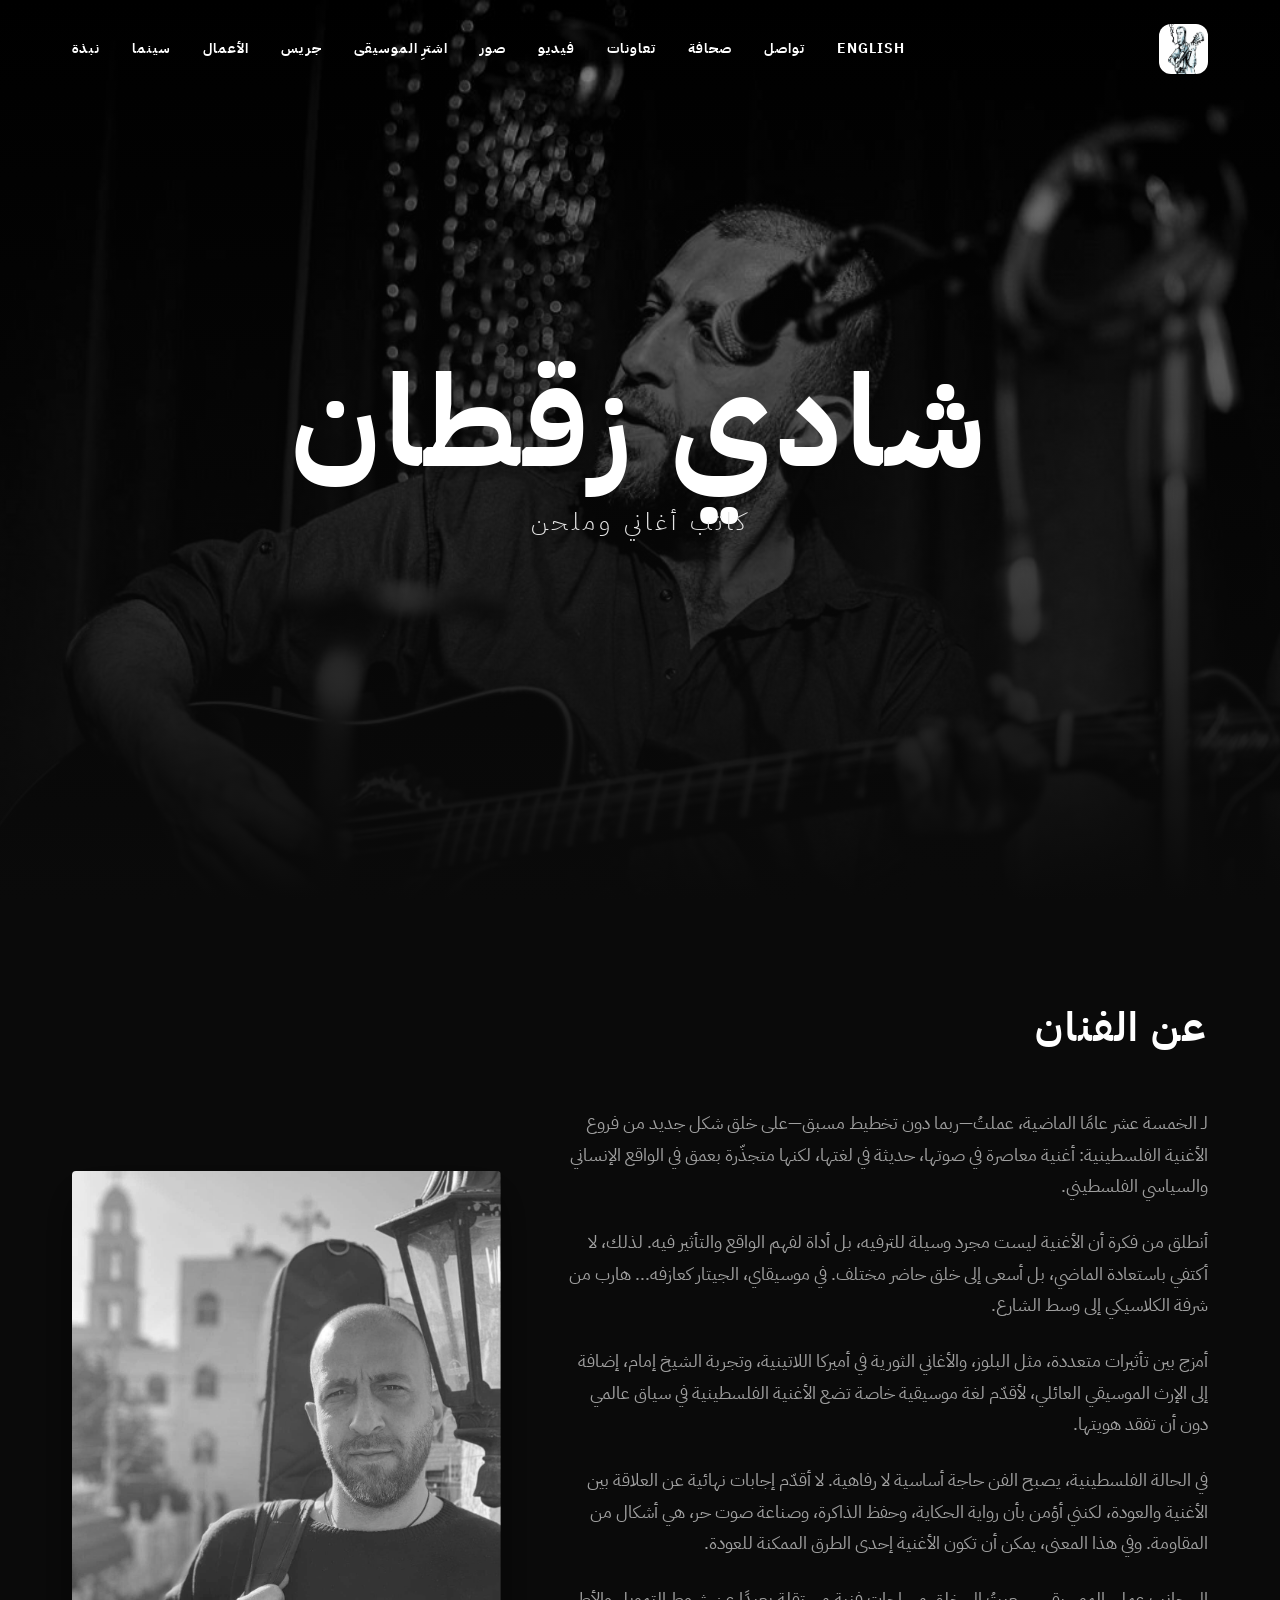
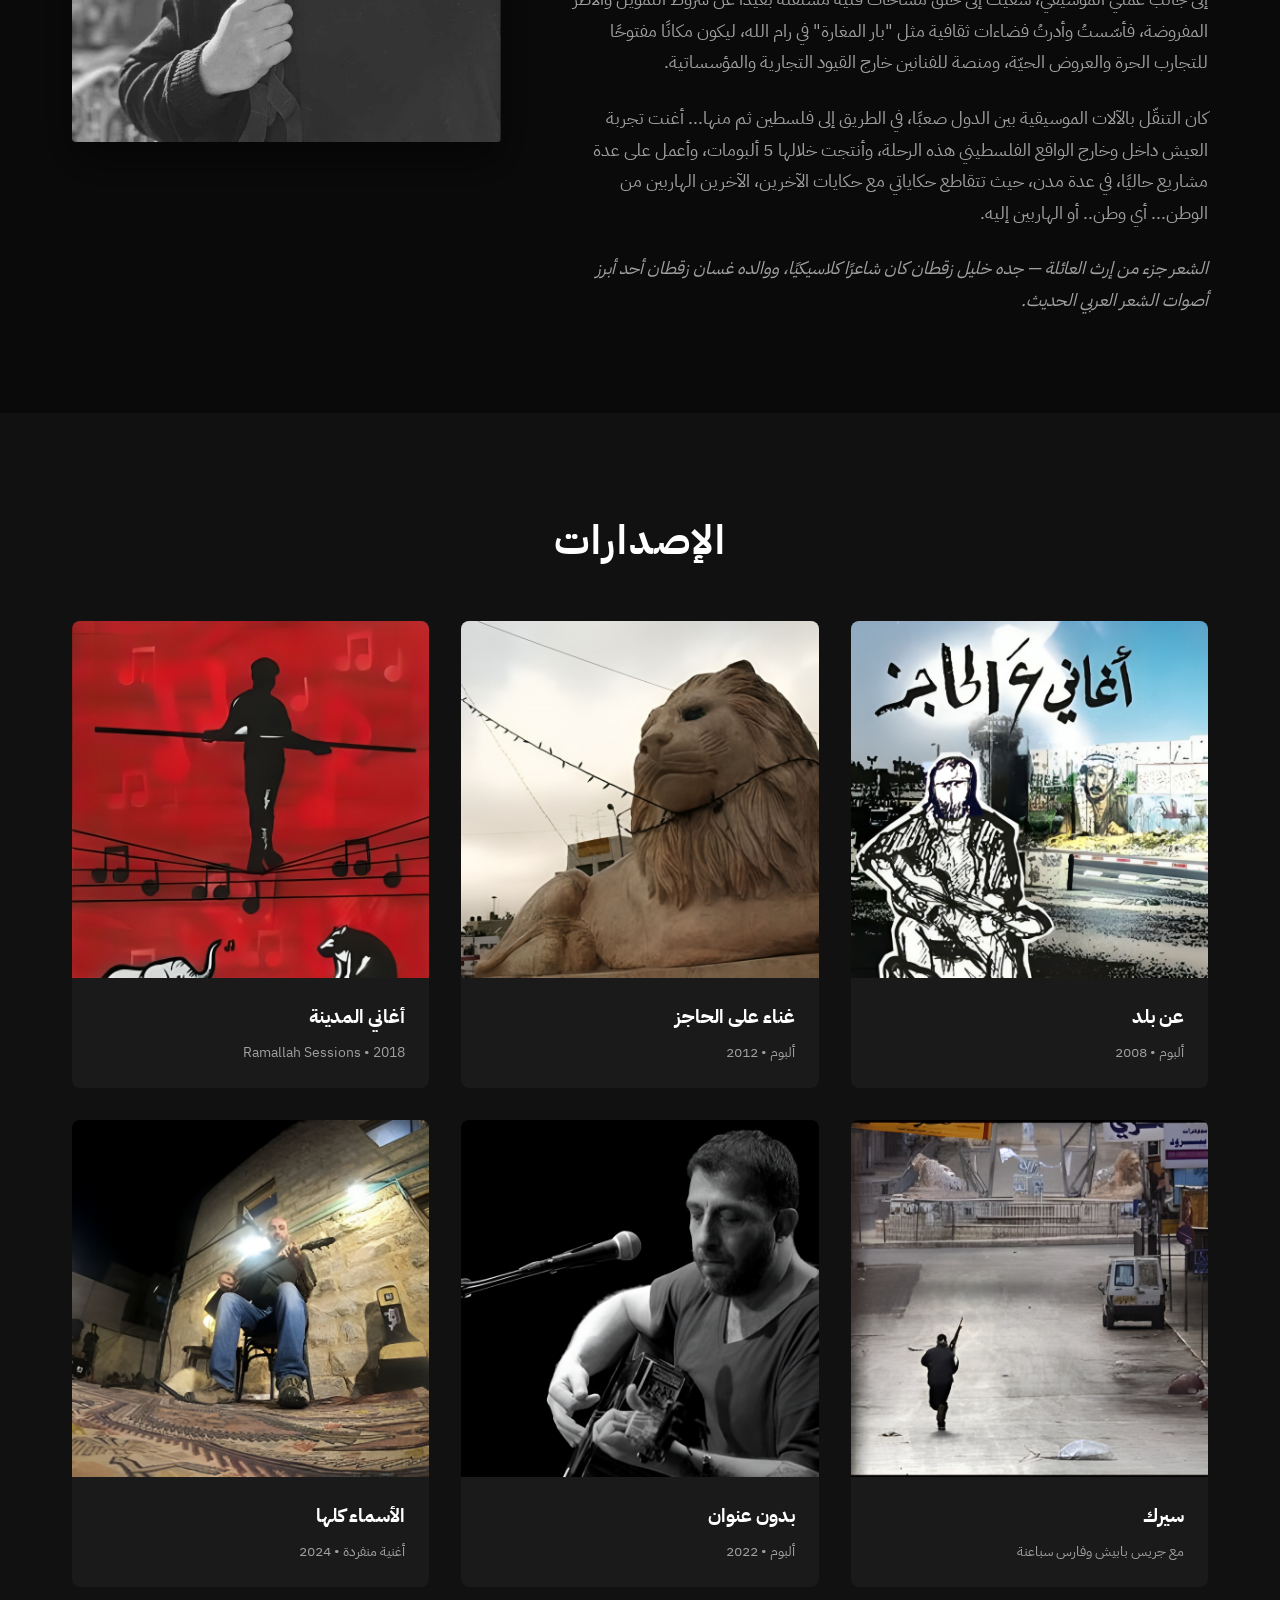
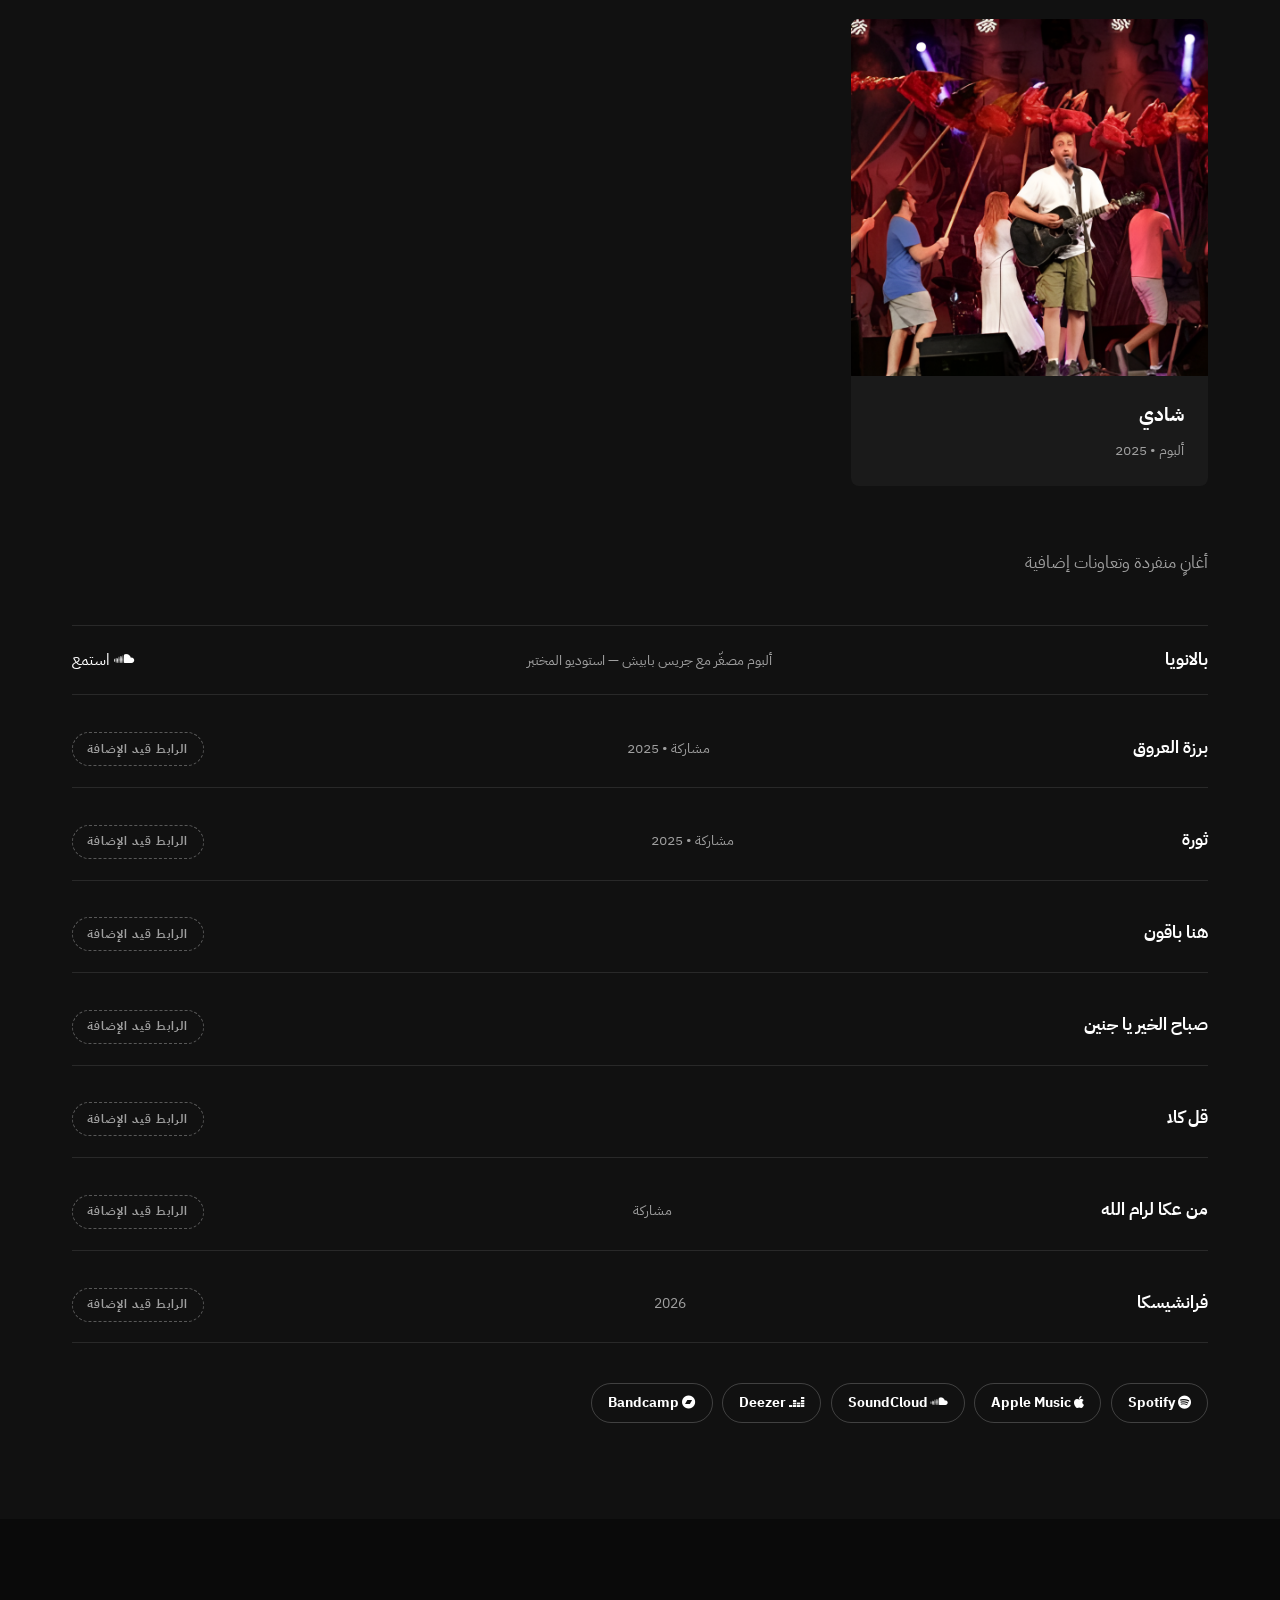
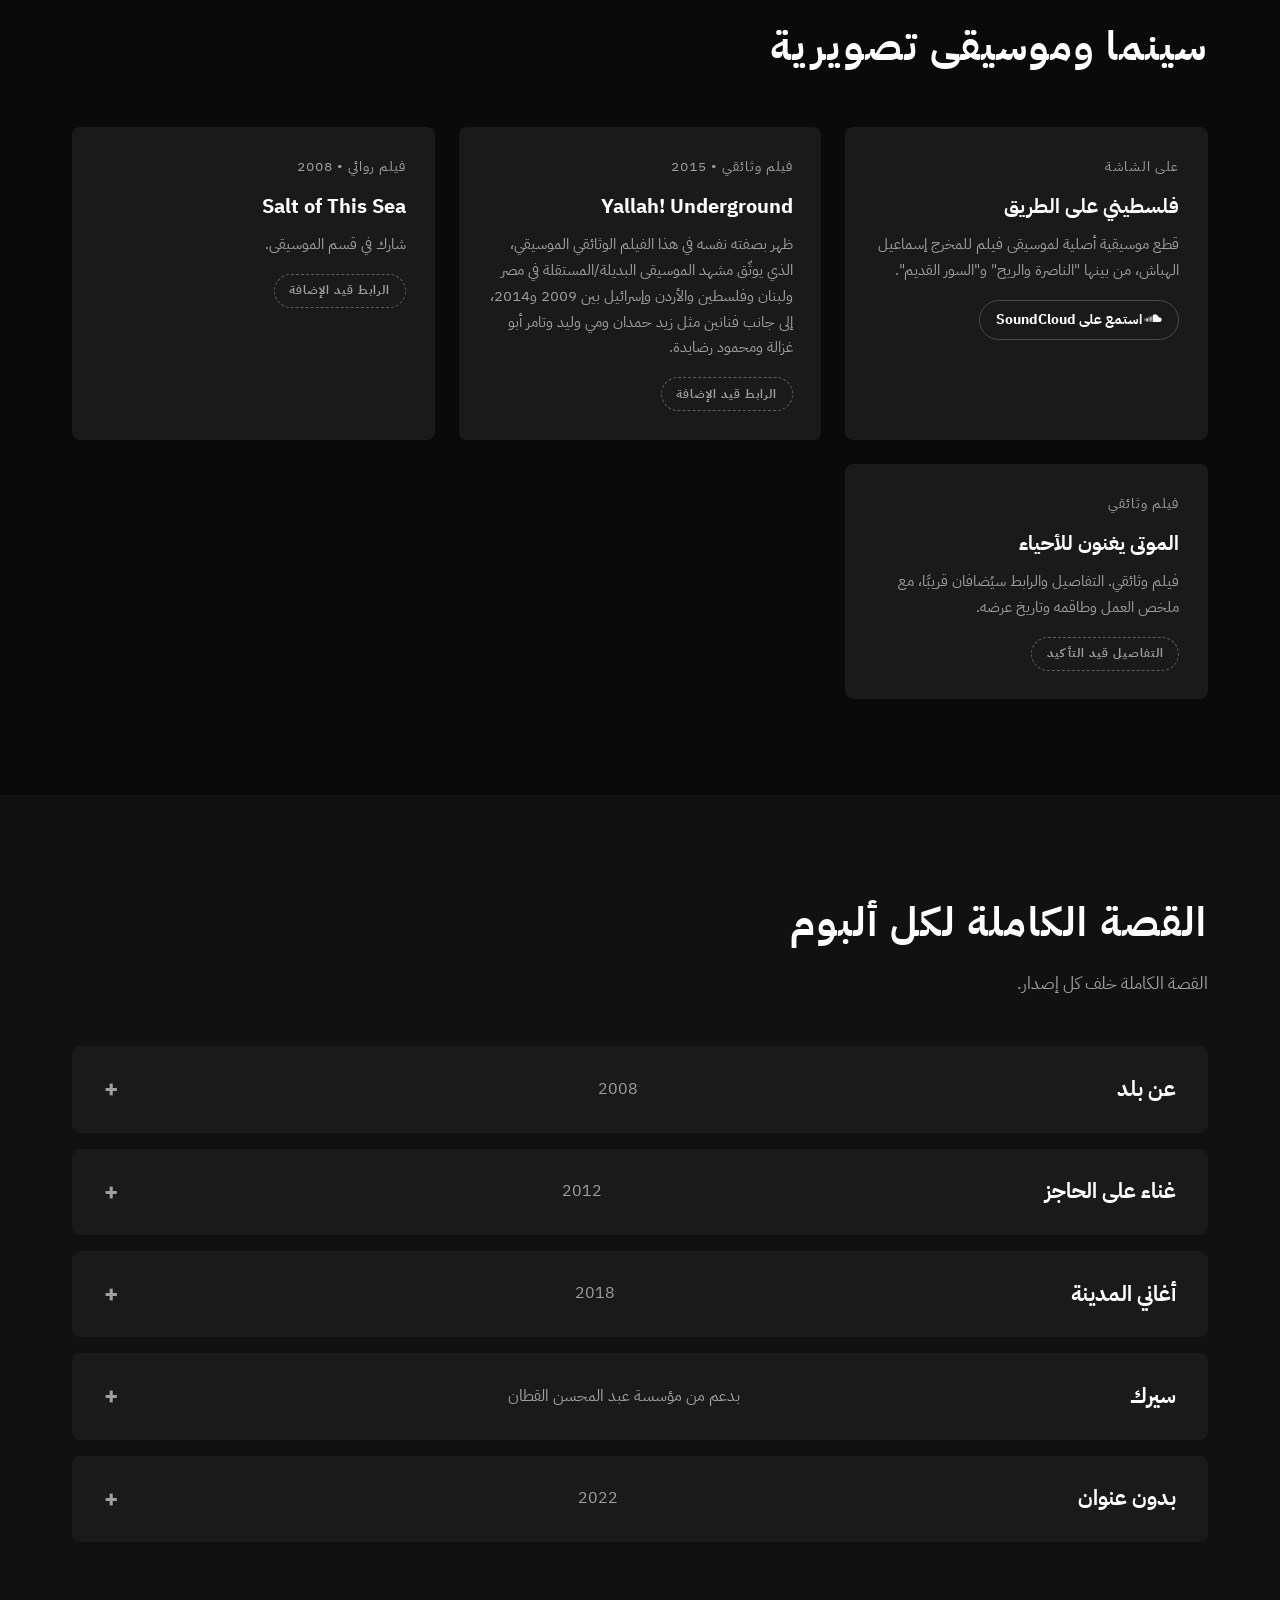
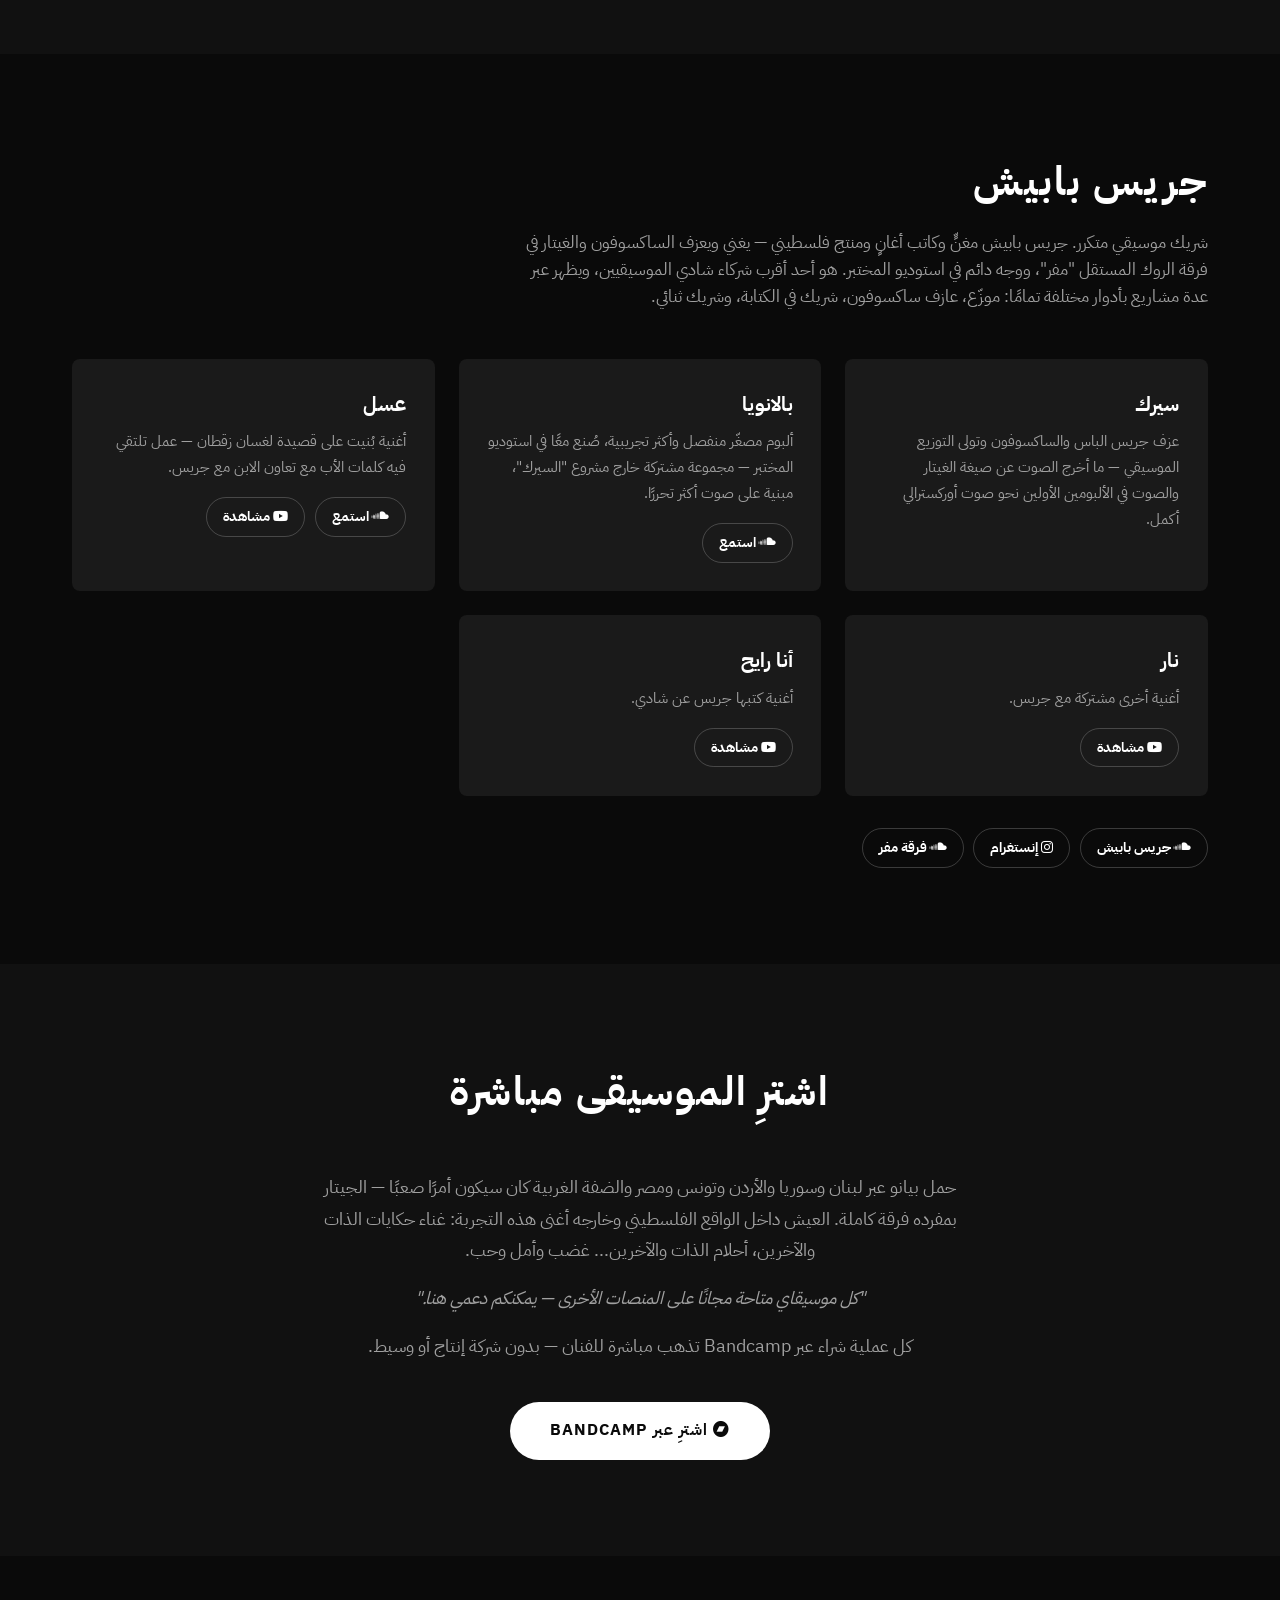
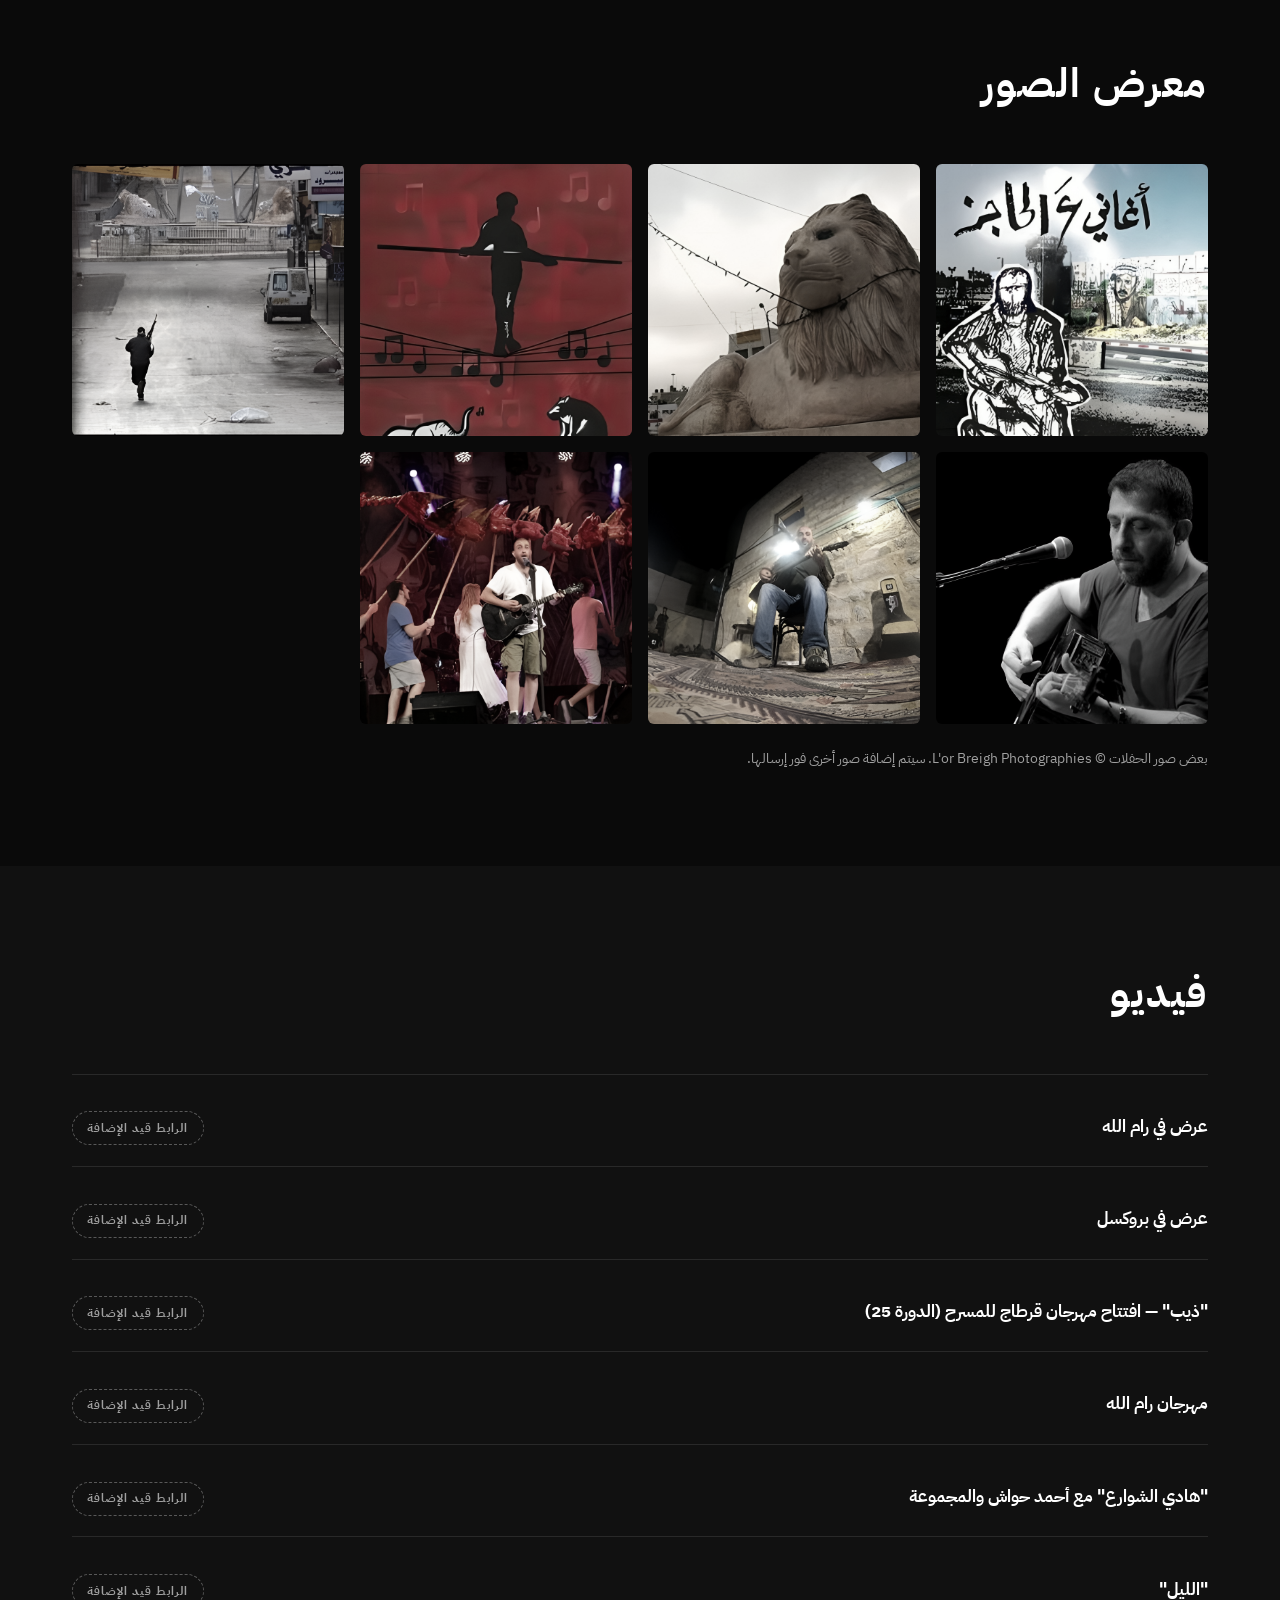
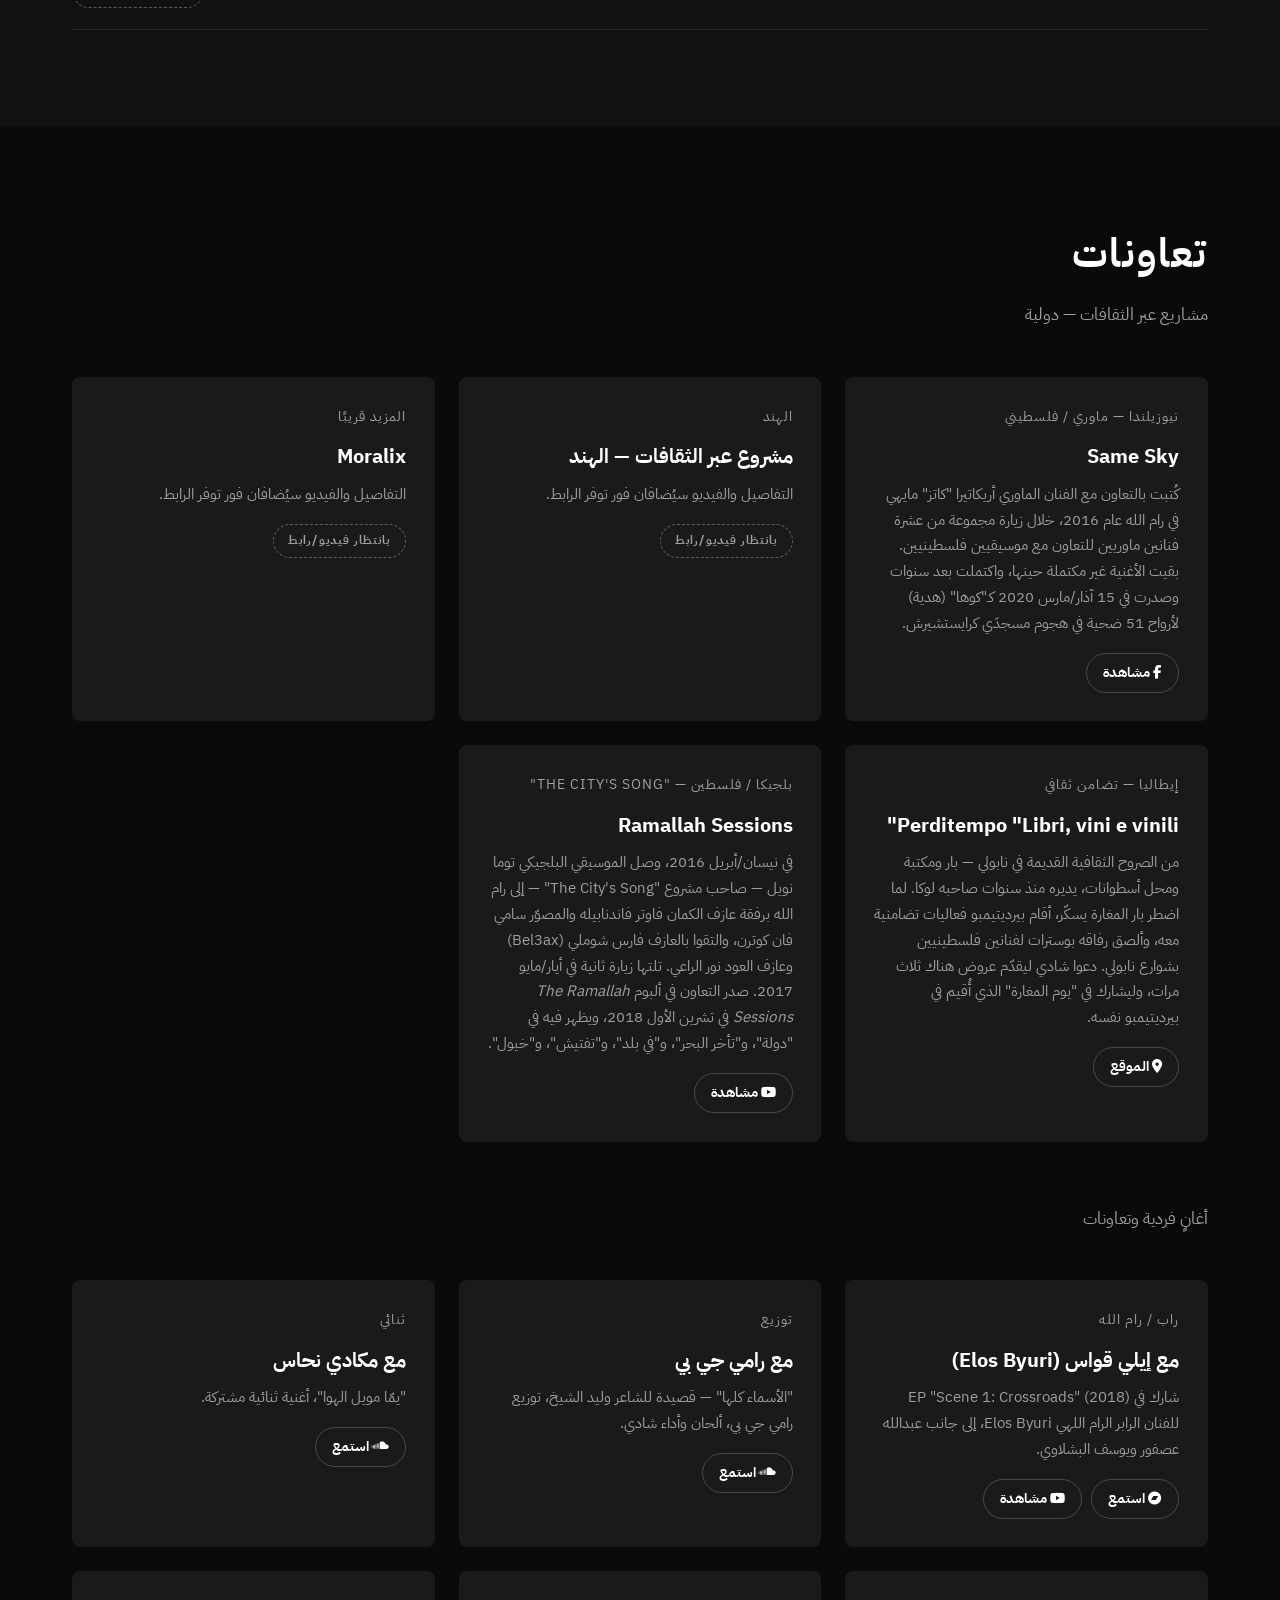
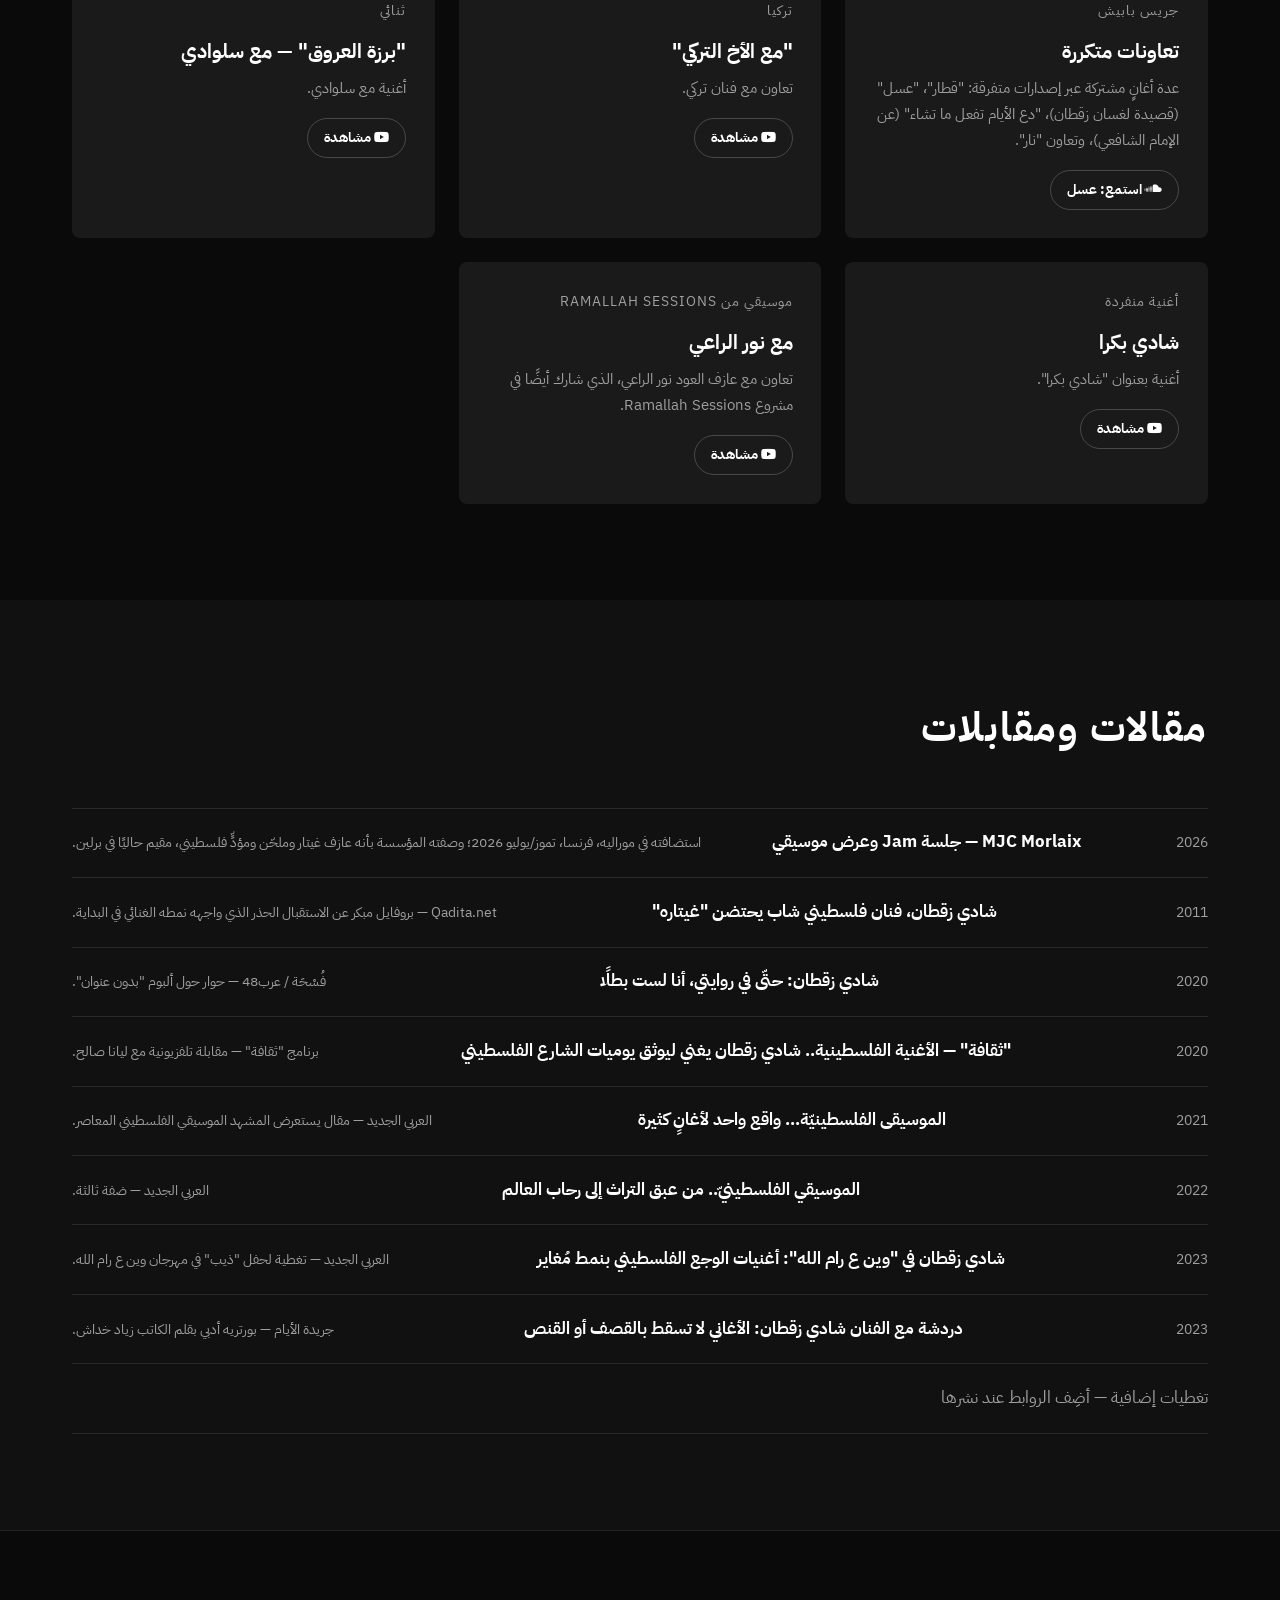
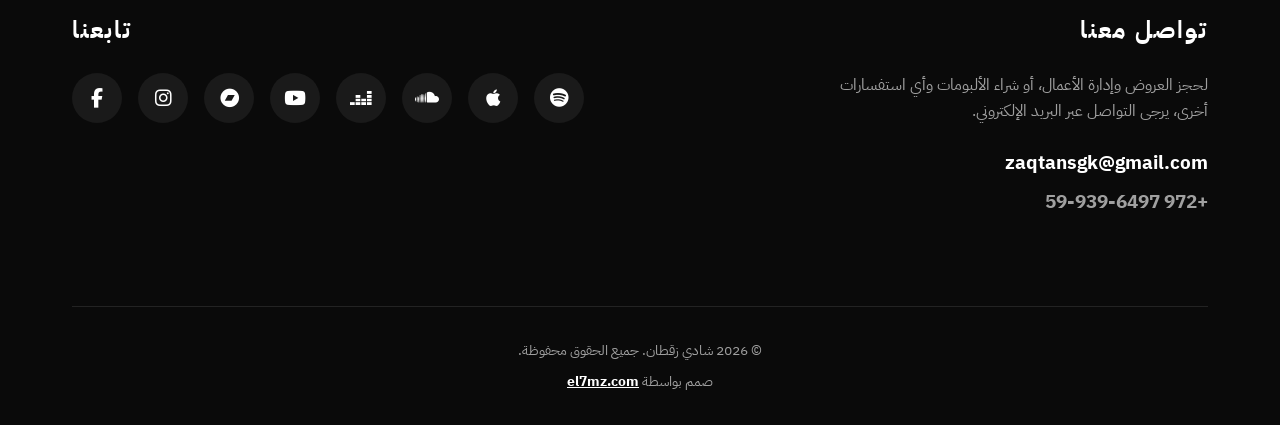
<file: ar.html>
<!DOCTYPE html>
<html lang="ar" dir="rtl">
<head>
    <meta charset="UTF-8">
    <meta name="viewport" content="width=device-width, initial-scale=1.0">
    <title>شادي زقطان | الموقع الرسمي</title>
    <meta name="description" content="الموقع الرسمي للفنان شادي زقطان، كاتب أغاني وملحن فلسطيني.">
    <link rel="icon" href="./assets/faveicon.png" type="image/png">
    <link rel="stylesheet" href="./styles.css">
    <link rel="preconnect" href="https://fonts.googleapis.com">
    <link rel="preconnect" href="https://fonts.gstatic.com" crossorigin>
    <link href="https://fonts.googleapis.com/css2?family=Inter:wght@300;400;700;900&family=IBM+Plex+Sans+Arabic:wght@300;400;700&display=swap" rel="stylesheet">
    <!-- Font Awesome for Icons -->
    <link rel="stylesheet" href="https://cdnjs.cloudflare.com/ajax/libs/font-awesome/6.4.0/css/all.min.css">
</head>
<body>

    <!-- Header Navigation -->
    <header class="navbar">
        <div class="container nav-container">
            <a href="#" class="logo-link">
                <img src="./assets/Logo.png" alt="Shadi Zaqtan Logo" class="nav-logo">
            </a>
            <nav class="nav-links">
                <a href="#about">نبذة</a>
                <a href="#film">سينما</a>
                <a href="#music">الأعمال</a>
                <a href="#jeries">جريس</a>
                <a href="#buy">اشترِ الموسيقى</a>
                <a href="#gallery">صور</a>
                <a href="#videos">فيديو</a>
                <a href="#collabs">تعاونات</a>
                <a href="#press">صحافة</a>
                <a href="#contact">تواصل</a>
                <a href="./index.html" class="lang-switch">English</a>
            </nav>
            <button class="nav-toggle" aria-label="القائمة" aria-expanded="false">
                <span></span><span></span><span></span>
            </button>
        </div>
    </header>

    <!-- Hero Section -->
    <section class="hero" id="home">
        <div class="hero-overlay"></div>
        <div class="hero-content">
            <h1 class="hero-title animate-up">شادي زقطان</h1>
            <p class="hero-subtitle animate-up delay-1">كاتب أغاني وملحن</p>
        </div>
    </section>

    <!-- About Section -->
    <section class="about section" id="about">
        <div class="container">
            <div class="about-grid">
                <div class="about-image animate-fade">
                    <img src="./assets/portrate.jpg" alt="Shadi Zaqtan Portrait">
                </div>
                <div class="about-text animate-fade delay-1">
                    <h2 class="section-title">عن الفنان</h2>
                    <div class="bio-content">
                        <p>لـ الخمسة عشر عامًا الماضية، عملتُ—ربما دون تخطيط مسبق—على خلق شكل جديد من فروع الأغنية الفلسطينية: أغنية معاصرة في صوتها، حديثة في لغتها، لكنها متجذّرة بعمق في الواقع الإنساني والسياسي الفلسطيني.</p>

                        <p>أنطلق من فكرة أن الأغنية ليست مجرد وسيلة للترفيه، بل أداة لفهم الواقع والتأثير فيه. لذلك، لا أكتفي باستعادة الماضي، بل أسعى إلى خلق حاضر مختلف. في موسيقاي، الجيتار كعازفه... هارب من شرفة الكلاسيكي إلى وسط الشارع.</p>

                        <p>أمزج بين تأثيرات متعددة، مثل البلوز، والأغاني الثورية في أميركا اللاتينية، وتجربة الشيخ إمام، إضافة إلى الإرث الموسيقي العائلي، لأقدّم لغة موسيقية خاصة تضع الأغنية الفلسطينية في سياق عالمي دون أن تفقد هويتها.</p>

                        <p>في الحالة الفلسطينية، يصبح الفن حاجة أساسية لا رفاهية. لا أقدّم إجابات نهائية عن العلاقة بين الأغنية والعودة، لكنني أؤمن بأن رواية الحكاية، وحفظ الذاكرة، وصناعة صوت حر، هي أشكال من المقاومة. وفي هذا المعنى، يمكن أن تكون الأغنية إحدى الطرق الممكنة للعودة.</p>

                        <p>إلى جانب عملي الموسيقي، سعيتُ إلى خلق مساحات فنية مستقلة بعيدًا عن شروط التمويل والأطر المفروضة، فأسّستُ وأدرتُ فضاءات ثقافية مثل "بار المغارة" في رام الله، ليكون مكانًا مفتوحًا للتجارب الحرة والعروض الحيّة، ومنصة للفنانين خارج القيود التجارية والمؤسساتية.</p>

                        <p>كان التنقّل بالآلات الموسيقية بين الدول صعبًا، في الطريق إلى فلسطين ثم منها... أغنت تجربة العيش داخل وخارج الواقع الفلسطيني هذه الرحلة، وأنتجت خلالها 5 ألبومات، وأعمل على عدة مشاريع حاليًا، في عدة مدن، حيث تتقاطع حكاياتي مع حكايات الآخرين، الآخرين الهاربين من الوطن... أي وطن.. أو الهاربين إليه.</p>

                        <p><em>الشعر جزء من إرث العائلة — جده خليل زقطان كان شاعرًا كلاسيكيًا، ووالده غسان زقطان أحد أبرز أصوات الشعر العربي الحديث.</em></p>
                    </div>
                </div>
            </div>
        </div>
    </section>

    <!-- Music/Releases Section -->
    <section class="music section" id="music">
        <div class="container">
            <h2 class="section-title text-center animate-up">الإصدارات</h2>
            <div class="music-grid">
                
                <a href="https://open.spotify.com/artist/5HRVCmuBf5fJhNsuxho0Uj" target="_blank" class="music-card animate-fade">
                    <div class="music-img-wrapper">
                        <img src="./assets/portfolio/1.png" alt="عن بلد">
                        <div class="music-hover"><i class="fa-brands fa-spotify"></i> استمع الآن</div>
                    </div>
                    <div class="music-info">
                        <h3>عن بلد</h3>
                        <p>ألبوم • 2008</p>
                    </div>
                </a>

                <a href="https://sonichits.com/video/Shadi_Zaqtan/%D8%B0%D9%8A%D8%A8" target="_blank" class="music-card animate-fade">
                    <div class="music-img-wrapper">
                        <img src="./assets/portfolio/2.png" alt="غناء على الحاجز">
                        <div class="music-hover"><i class="fa-brands fa-spotify"></i> استمع الآن</div>
                    </div>
                    <div class="music-info">
                        <h3>غناء على الحاجز</h3>
                        <p>ألبوم • 2012</p>
                    </div>
                </a>

                <a href="https://www.youtube.com/watch?v=eyKIiNdjFb8&list=PLAbE8_4HrNFI&index=2" target="_blank" class="music-card animate-fade">
                    <div class="music-img-wrapper">
                        <img src="./assets/portfolio/3.png" alt="أغاني المدينة">
                        <div class="music-hover"><i class="fa-brands fa-youtube"></i> استمع الآن</div>
                    </div>
                    <div class="music-info">
                        <h3>أغاني المدينة</h3>
                        <p>Ramallah Sessions • 2018</p>
                    </div>
                </a>

                <a href="https://open.spotify.com/artist/5HRVCmuBf5fJhNsuxho0Uj" target="_blank" class="music-card animate-fade">
                    <div class="music-img-wrapper">
                        <img src="./assets/portfolio/4.png" alt="سيرك">
                        <div class="music-hover"><i class="fa-brands fa-spotify"></i> استمع الآن</div>
                    </div>
                    <div class="music-info">
                        <h3>سيرك</h3>
                        <p>مع جريس بابيش وفارس سباعنة</p>
                    </div>
                </a>

                <a href="https://open.spotify.com/artist/5HRVCmuBf5fJhNsuxho0Uj" target="_blank" class="music-card animate-fade">
                    <div class="music-img-wrapper">
                        <img src="./assets/portfolio/5.png" alt="بدون عنوان">
                        <div class="music-hover"><i class="fa-brands fa-spotify"></i> استمع الآن</div>
                    </div>
                    <div class="music-info">
                        <h3>بدون عنوان</h3>
                        <p>ألبوم • 2022</p>
                    </div>
                </a>

                <a href="https://soundcloud.com/shadi-zaqtan/rwnwwiysmgyx" target="_blank" class="music-card animate-fade">
                    <div class="music-img-wrapper">
                        <img src="./assets/portfolio/6.png" alt="الأسماء كلها">
                        <div class="music-hover"><i class="fa-brands fa-soundcloud"></i> استمع الآن</div>
                    </div>
                    <div class="music-info">
                        <h3>الأسماء كلها</h3>
                        <p>أغنية منفردة • 2024</p>
                    </div>
                </a>

                <a href="https://shadizaqtan.bandcamp.com/" target="_blank" class="music-card animate-fade">
                    <div class="music-img-wrapper">
                        <img src="./assets/portfolio/7.png" alt="شادي">
                        <div class="music-hover"><i class="fa-brands fa-bandcamp"></i> استمع الآن</div>
                    </div>
                    <div class="music-info">
                        <h3>شادي</h3>
                        <p>ألبوم • 2025</p>
                    </div>
                </a>

            </div>

            <p class="section-intro" style="margin-top:4rem;">أغانٍ منفردة وتعاونات إضافية</p>
            <div class="list-block">
                <div class="list-item"><span class="list-title">بالانويا</span><span class="list-sub">ألبوم مصغّر مع جريس بابيش — استوديو المختبر</span><a href="https://soundcloud.com/shadi-zaqtan/53xiibh1pezy/sets" target="_blank"><i class="fa-brands fa-soundcloud"></i> استمع</a></div>
                <div class="list-item"><span class="list-title">برزة العروق</span><span class="list-sub">مشاركة • 2025</span><span class="placeholder-badge">الرابط قيد الإضافة</span></div>
                <div class="list-item"><span class="list-title">ثورة</span><span class="list-sub">مشاركة • 2025</span><span class="placeholder-badge">الرابط قيد الإضافة</span></div>
                <div class="list-item"><span class="list-title">هنا باقون</span><span class="placeholder-badge">الرابط قيد الإضافة</span></div>
                <div class="list-item"><span class="list-title">صباح الخير يا جنين</span><span class="placeholder-badge">الرابط قيد الإضافة</span></div>
                <div class="list-item"><span class="list-title">قل كلا</span><span class="placeholder-badge">الرابط قيد الإضافة</span></div>
                <div class="list-item"><span class="list-title">من عكا لرام الله</span><span class="list-sub">مشاركة</span><span class="placeholder-badge">الرابط قيد الإضافة</span></div>
                <div class="list-item"><span class="list-title">فرانشيسكا</span><span class="list-sub">2026</span><span class="placeholder-badge">الرابط قيد الإضافة</span></div>
            </div>

            <div class="card-links" style="margin-top:2.5rem;">
                <a href="https://open.spotify.com/artist/5HRVCmuBf5fJhNsuxho0Uj" target="_blank"><i class="fa-brands fa-spotify"></i> Spotify</a>
                <a href="https://music.apple.com/us/artist/shadi-zaqtan/896321688" target="_blank"><i class="fa-brands fa-apple"></i> Apple Music</a>
                <a href="https://soundcloud.com/shadi-zaqtan" target="_blank"><i class="fa-brands fa-soundcloud"></i> SoundCloud</a>
                <a href="https://www.deezer.com/en/artist/6067620" target="_blank"><i class="fa-brands fa-deezer"></i> Deezer</a>
                <a href="https://shadizaqtan.bandcamp.com/" target="_blank"><i class="fa-brands fa-bandcamp"></i> Bandcamp</a>
            </div>
        </div>
    </section>

    <!-- Film & Screen Section -->
    <section class="section" id="film">
        <div class="container">
            <h2 class="section-title animate-up">سينما وموسيقى تصويرية</h2>
            <div class="card-grid">
                <div class="info-card animate-fade">
                    <span class="meta">على الشاشة</span>
                    <h3>فلسطيني على الطريق</h3>
                    <p>قطع موسيقية أصلية لموسيقى فيلم للمخرج إسماعيل الهباش، من بينها "الناصرة والريح" و"السور القديم".</p>
                    <div class="card-links">
                        <a href="https://soundcloud.com/shadi-zaqtan" target="_blank"><i class="fa-brands fa-soundcloud"></i> استمع على SoundCloud</a>
                    </div>
                </div>
                <div class="info-card animate-fade delay-1">
                    <span class="meta">فيلم وثائقي • 2015</span>
                    <h3>Yallah! Underground</h3>
                    <p>ظهر بصفته نفسه في هذا الفيلم الوثائقي الموسيقي، الذي يوثّق مشهد الموسيقى البديلة/المستقلة في مصر ولبنان وفلسطين والأردن وإسرائيل بين 2009 و2014، إلى جانب فنانين مثل زيد حمدان ومي وليد وتامر أبو غزالة ومحمود رضايدة.</p>
                    <span class="placeholder-badge">الرابط قيد الإضافة</span>
                </div>
                <div class="info-card animate-fade">
                    <span class="meta">فيلم روائي • 2008</span>
                    <h3>Salt of This Sea</h3>
                    <p>شارك في قسم الموسيقى.</p>
                    <span class="placeholder-badge">الرابط قيد الإضافة</span>
                </div>
                <div class="info-card animate-fade delay-1">
                    <span class="meta">فيلم وثائقي</span>
                    <h3>الموتى يغنون للأحياء</h3>
                    <p>فيلم وثائقي. التفاصيل والرابط سيُضافان قريبًا، مع ملخص العمل وطاقمه وتاريخ عرضه.</p>
                    <span class="placeholder-badge">التفاصيل قيد التأكيد</span>
                </div>
            </div>
        </div>
    </section>

    <!-- Album by Album Section -->
    <section class="section alt-bg" id="album-stories">
        <div class="container">
            <h2 class="section-title animate-up">القصة الكاملة لكل ألبوم</h2>
            <p class="section-intro">القصة الكاملة خلف كل إصدار.</p>

            <details class="album-story">
                <summary>عن بلد <span class="year-tag">2008</span></summary>
                <div class="album-story-body">
                    <h4>القصة</h4>
                    <p>ألبومه الأول، بالتعاون مع الموسيقي عماد الصيرفي. غيتار وصوت، مبني على أغانٍ عن الحياة الفلسطينية اليومية بعيدًا عن الشعارات — العمل الذي قدّم صوته لأول مرة للجمهور الفلسطيني.</p>
                    <h4>المشاركون</h4>
                    <p>شادي زقطان — غيتار، صوت، تلحين · عماد الصيرفي · مؤسسة عبد المحسن القطان — دعم</p>
                    <h4>مقالات</h4>
                    <ul>
                        <li><a href="https://www.al-ayyam.ps/ar/Article/421270" target="_blank">زياد خداش — الأيام ↗</a></li>
                        <li>نائلة خليل — "أسطوانة 'عن بلد' لشادي زقطان: غناء مع البسطاء وليس عنهم" — الأيام، 15 آذار 2010</li>
                        <li>سعيد أبو معلا — "'عن بلد' لشادي زقطان: غناء سياسي عن إنسان منسي" — القدس العربي، تموز 2010</li>
                        <li>رشا سلامة — "شادي زقطان.. فضاء الحرية والحب" — الدستور، 17 كانون الأول 2010</li>
                    </ul>
                    <h4>فيديوهات ذات صلة</h4>
                    <p><em>لا يوجد فيديو مرتبط بعد — أرسل الروابط لإضافتها</em></p>
                    <h4>معرض الصور</h4>
                    <span class="placeholder-badge">الصور قيد الإضافة</span>
                </div>
            </details>

            <details class="album-story">
                <summary>غناء على الحاجز <span class="year-tag">2012</span></summary>
                <div class="album-story-body">
                    <h4>القصة</h4>
                    <p>ألبومه الثاني، لُقّب بـ"عمدة القراصنة والشعراء الصعاليط" ("الذيب"). شارك في إنتاجه وليد لافي من "إنترنت قلنديا". يضم قائمة أغانٍ منها: "بشوفك في البلد"، "نشرة أخبار"، "11 ألف محل فاضي"، "بطاطا"، "ذيب"، "في بلد"، "لا"، "مرجيحة"، و"يما الثوب".</p>
                    <h4>المشاركون</h4>
                    <p>شادي زقطان · وليد لافي — إنترنت قلنديا</p>
                    <h4>مقالات</h4>
                    <p><em>الرابط قيد التأكيد</em></p>
                    <h4>فيديوهات ذات صلة</h4>
                    <p><a href="https://sonichits.com/video/Shadi_Zaqtan/%D8%B0%D9%8A%D8%A8" target="_blank">"ذيب" — كلمات وروابط فيديو ↗</a></p>
                    <h4>معرض الصور</h4>
                    <span class="placeholder-badge">الصور قيد الإضافة</span>
                </div>
            </details>

            <details class="album-story">
                <summary>أغاني المدينة <span class="year-tag">2018</span></summary>
                <div class="album-story-body">
                    <h4>القصة</h4>
                    <p>وُلد من مشروع "Ramallah Sessions" — بمبادرة الموسيقي البلجيكي توما نويل ("The City's Song")، الذي زار رام الله عامي 2016 و2017 برفقة عازف الكمان فاوتر فاندنابيله والمصوّر سامي فان كوترن للتسجيل مع موسيقيين محليين. صدر الألبوم في تشرين الأول/أكتوبر 2018.</p>
                    <h4>أغنية مميزة — "دولة"</h4>
                    <p>كتابة وتلحين شادي زقطان، توزيع توما نويل. أداء: شادي زقطان (غناء)، توما نويل (بيانو)، فاوتر فاندنابيله (كمان)، أحمد حواش (كلارينيت)، فرانسوا تايفير (إيقاع)، ولارا روسيل (كونترباص).</p>
                    <h4>المشاركون</h4>
                    <p>شادي زقطان — غناء، غيتار، تلحين · توما نويل — بيانو، غيتار، تلحين · فاوتر فاندنابيله — كمان · فارس شوملي (Bel3ax) · نور الراعي — عود · سامي فان كوترن — تصوير</p>
                    <h4>مقالات</h4>
                    <p><a href="https://www.masereelfonds.be/activiteiten/the-citys-song-the-ramallah-sessions/" target="_blank">Masereelfonds — خلفية المشروع ↗</a></p>
                    <h4>فيديوهات ذات صلة</h4>
                    <p><a href="https://www.youtube.com/watch?v=eyKIiNdjFb8&list=PLAbE8_4HrNFI&index=2" target="_blank">فيديو Ramallah Sessions ↗</a></p>
                    <h4>معرض الصور</h4>
                    <span class="placeholder-badge">المزيد من الصور قيد الإضافة</span>
                </div>
            </details>

            <details class="album-story">
                <summary>سيرك <span class="year-tag">بدعم من مؤسسة عبد المحسن القطان</span></summary>
                <div class="album-story-body">
                    <h4>القصة</h4>
                    <p>مشروع جماعي مع جريس بابيش والشاعر فارس سباعنة، إلى جانب مجموعة متغيّرة من الموسيقيين. لُحّنت قصائد لفارس سباعنة وعامر بدران، بمشاركة أصوات ضيوف — خروج عن صيغة الغيتار والصوت في الألبومين الأولين نحو صوت أوركسترالي كامل.</p>
                    <h4>المشاركون</h4>
                    <p>شادي زقطان · جريس بابيش — باس، ساكسوفون، توزيع · فارس سباعنة — شاعر · عامر بدران — شاعر · خير فودة — غناء ضيف، كلمات · رامي أبو عليا · حسين أبو الرب — إيقاع · فارس الناطور — غيتار، تلحين · راحي غريب — بيانو · أحمد مزعرو — غناء ضيف · زياد خداش — كلمات ("رام الله زمان")</p>
                    <h4>مقالات</h4>
                    <p><a href="https://www.arab48.com/%D9%81%D8%B3%D8%AD%D8%A9/%D8%B5%D9%88%D8%AA/2019/01/14/%D8%AE%D8%B2%D8%A7%D9%86-%D8%A7%D9%84%D9%85%D9%8A-%D9%82%D8%B5%D9%8A%D8%AF%D8%A9-%D9%84%D8%B9%D8%A7%D9%85%D8%B1-%D8%A8%D8%AF%D8%B1%D8%A7%D9%86-%D8%A8%D8%A3%D8%B3%D9%84%D9%88%D8%A8-%D8%A7%D9%84%D8%B3%D9%8A%D8%B1%D9%83" target="_blank">"خزّان الميّ" — عرب48 ↗</a></p>
                    <h4>فيديوهات ذات صلة</h4>
                    <p><em>لا يوجد فيديو مرتبط بعد — أرسل الروابط لإضافتها</em></p>
                    <h4>معرض الصور</h4>
                    <span class="placeholder-badge">الصور قيد الإضافة</span>
                </div>
            </details>

            <details class="album-story">
                <summary>بدون عنوان <span class="year-tag">2022</span></summary>
                <div class="album-story-body">
                    <h4>القصة</h4>
                    <p>أحدث ألبوماته الكاملة، سُجّل في استوديو "المختبر" بدعم من مؤسسة عبد المحسن القطان. مساحات موسيقية جديدة بآلات متعددة، في حوار مع جريس بابيش وأسامة اللاتي.</p>
                    <h4>المشاركون</h4>
                    <p>شادي زقطان — تلحين، غناء · جريس بابيش — ساكسوفون، توزيع · أسامة اللاتي — باس</p>
                    <h4>مقالات</h4>
                    <p><a href="https://www.arab48.com/%D9%81%D8%B3%D8%AD%D8%A9/%D8%B5%D9%88%D8%AA/2020/04/21/%D8%B4%D8%A7%D8%AF%D9%8A-%D8%B2%D9%82%D8%B7%D8%A7%D9%86-%D8%AD%D8%AA%D9%89-%D9%81%D9%8A-%D8%B1%D9%88%D8%A7%D9%8A%D8%AA%D9%8A-%D8%A3%D9%86%D8%A7-%D9%84%D8%B3%D8%AA-%D8%A8%D8%B7%D9%84%D8%A7" target="_blank">"حتّى في روايتي، أنا لست بطلًا" — عرب48 ↗</a></p>
                    <h4>فيديوهات ذات صلة</h4>
                    <p><em>لا يوجد فيديو مرتبط بعد — أرسل الروابط لإضافتها</em></p>
                    <h4>معرض الصور</h4>
                    <span class="placeholder-badge">الصور قيد الإضافة</span>
                </div>
            </details>
        </div>
    </section>

    <!-- Jeries Babish Section -->
    <section class="section" id="jeries">
        <div class="container">
            <h2 class="section-title animate-up">جريس بابيش</h2>
            <p class="section-intro animate-fade">شريك موسيقي متكرر. جريس بابيش مغنٍّ وكاتب أغانٍ ومنتج فلسطيني — يغني ويعزف الساكسوفون والغيتار في فرقة الروك المستقل "مفر"، ووجه دائم في استوديو المختبر. هو أحد أقرب شركاء شادي الموسيقيين، ويظهر عبر عدة مشاريع بأدوار مختلفة تمامًا: موزّع، عازف ساكسوفون، شريك في الكتابة، وشريك ثنائي.</p>
            <div class="card-grid">
                <div class="info-card animate-fade">
                    <h3>سيرك</h3>
                    <p>عزف جريس الباس والساكسوفون وتولى التوزيع الموسيقي — ما أخرج الصوت عن صيغة الغيتار والصوت في الألبومين الأولين نحو صوت أوركسترالي أكمل.</p>
                </div>
                <div class="info-card animate-fade delay-1">
                    <h3>بالانويا</h3>
                    <p>ألبوم مصغّر منفصل وأكثر تجريبية، صُنع معًا في استوديو المختبر — مجموعة مشتركة خارج مشروع "السيرك"، مبنية على صوت أكثر تحررًا.</p>
                    <div class="card-links">
                        <a href="https://soundcloud.com/shadi-zaqtan/53xiibh1pezy/sets" target="_blank"><i class="fa-brands fa-soundcloud"></i> استمع</a>
                    </div>
                </div>
                <div class="info-card animate-fade">
                    <h3>عسل</h3>
                    <p>أغنية بُنيت على قصيدة لغسان زقطان — عمل تلتقي فيه كلمات الأب مع تعاون الابن مع جريس.</p>
                    <div class="card-links">
                        <a href="https://soundcloud.com/shadi-zaqtan/ha1fhrh87mux" target="_blank"><i class="fa-brands fa-soundcloud"></i> استمع</a>
                        <a href="https://www.youtube.com/watch?v=FClpp6QQ3zg" target="_blank"><i class="fa-brands fa-youtube"></i> مشاهدة</a>
                    </div>
                </div>
                <div class="info-card animate-fade delay-1">
                    <h3>نار</h3>
                    <p>أغنية أخرى مشتركة مع جريس.</p>
                    <div class="card-links">
                        <a href="https://www.youtube.com/watch?v=vdjdB0IBpNo" target="_blank"><i class="fa-brands fa-youtube"></i> مشاهدة</a>
                    </div>
                </div>
                <div class="info-card animate-fade">
                    <h3>أنا رايح</h3>
                    <p>أغنية كتبها جريس عن شادي.</p>
                    <div class="card-links">
                        <a href="https://www.youtube.com/watch?v=k2RLlrxvJSs" target="_blank"><i class="fa-brands fa-youtube"></i> مشاهدة</a>
                    </div>
                </div>
            </div>
            <div class="card-links" style="margin-top:2rem;">
                <a href="https://soundcloud.com/jeriesbabish" target="_blank"><i class="fa-brands fa-soundcloud"></i> جريس بابيش</a>
                <a href="https://www.instagram.com/jeriesbabish7" target="_blank"><i class="fa-brands fa-instagram"></i> إنستغرام</a>
                <a href="https://soundcloud.com/mafar-band" target="_blank"><i class="fa-brands fa-soundcloud"></i> فرقة مفر</a>
            </div>
        </div>
    </section>

    <!-- Buy Music Section -->
    <section class="section alt-bg" id="buy">
        <div class="container buy-cta">
            <h2 class="section-title text-center animate-up">اشترِ الموسيقى مباشرة</h2>
            <p>حمل بيانو عبر لبنان وسوريا والأردن وتونس ومصر والضفة الغربية كان سيكون أمرًا صعبًا — الجيتار بمفرده فرقة كاملة. العيش داخل الواقع الفلسطيني وخارجه أغنى هذه التجربة: غناء حكايات الذات والآخرين، أحلام الذات والآخرين... غضب وأمل وحب.</p>
            <p><em>"كل موسيقاي متاحة مجانًا على المنصات الأخرى — يمكنكم دعمي هنا."</em></p>
            <p>كل عملية شراء عبر Bandcamp تذهب مباشرة للفنان — بدون شركة إنتاج أو وسيط.</p>
            <a href="https://shadizaqtan.bandcamp.com/" target="_blank" class="buy-button"><i class="fa-brands fa-bandcamp"></i> اشترِ عبر Bandcamp</a>
        </div>
    </section>

    <!-- Gallery Section -->
    <section class="section" id="gallery">
        <div class="container">
            <h2 class="section-title animate-up">معرض الصور</h2>
            <div class="gallery-grid">
                <img src="./assets/portfolio/gallery/1.png" alt="شادي زقطان">
                <img src="./assets/portfolio/gallery/2.png" alt="شادي زقطان">
                <img src="./assets/portfolio/gallery/3.png" alt="شادي زقطان">
                <img src="./assets/portfolio/gallery/4.png" alt="شادي زقطان">
                <img src="./assets/portfolio/gallery/5.png" alt="شادي زقطان">
                <img src="./assets/portfolio/gallery/6.png" alt="شادي زقطان">
                <img src="./assets/portfolio/gallery/7.png" alt="شادي زقطان">
            </div>
            <p class="gallery-credit">بعض صور الحفلات © L'or Breigh Photographies. سيتم إضافة صور أخرى فور إرسالها.</p>
        </div>
    </section>

    <!-- Videos Section -->
    <section class="section alt-bg" id="videos">
        <div class="container">
            <h2 class="section-title animate-up">فيديو</h2>
            <div class="list-block">
                <div class="list-item"><span class="list-title">عرض في رام الله</span><span class="placeholder-badge">الرابط قيد الإضافة</span></div>
                <div class="list-item"><span class="list-title">عرض في بروكسل</span><span class="placeholder-badge">الرابط قيد الإضافة</span></div>
                <div class="list-item"><span class="list-title">"ذيب" — افتتاح مهرجان قرطاج للمسرح (الدورة 25)</span><span class="placeholder-badge">الرابط قيد الإضافة</span></div>
                <div class="list-item"><span class="list-title">مهرجان رام الله</span><span class="placeholder-badge">الرابط قيد الإضافة</span></div>
                <div class="list-item"><span class="list-title">"هادي الشوارع" مع أحمد حواش والمجموعة</span><span class="placeholder-badge">الرابط قيد الإضافة</span></div>
                <div class="list-item"><span class="list-title">"الليل"</span><span class="placeholder-badge">الرابط قيد الإضافة</span></div>
            </div>
        </div>
    </section>

    <!-- Collaborations Section -->
    <section class="section" id="collabs">
        <div class="container">
            <h2 class="section-title animate-up">تعاونات</h2>
            <p class="section-intro">مشاريع عبر الثقافات — دولية</p>
            <div class="card-grid">
                <div class="info-card animate-fade">
                    <span class="meta">نيوزيلندا — ماوري / فلسطيني</span>
                    <h3>Same Sky</h3>
                    <p>كُتبت بالتعاون مع الفنان الماوري أريكاتيرا "كاتز" مايهي في رام الله عام 2016، خلال زيارة مجموعة من عشرة فنانين ماوريين للتعاون مع موسيقيين فلسطينيين. بقيت الأغنية غير مكتملة حينها، واكتملت بعد سنوات وصدرت في 15 آذار/مارس 2020 كـ"كوها" (هدية) لأرواح 51 ضحية في هجوم مسجدَي كرايستشيرش.</p>
                    <div class="card-links">
                        <a href="https://www.facebook.com/HeAoKotahi/videos/same-skywith-subtitleswritten-and-performed-by-arekatera-maihi-katz-and-shadi-za/2661636864099769/" target="_blank"><i class="fa-brands fa-facebook-f"></i> مشاهدة</a>
                    </div>
                </div>
                <div class="info-card animate-fade delay-1">
                    <span class="meta">الهند</span>
                    <h3>مشروع عبر الثقافات — الهند</h3>
                    <p>التفاصيل والفيديو سيُضافان فور توفر الرابط.</p>
                    <span class="placeholder-badge">بانتظار فيديو/رابط</span>
                </div>
                <div class="info-card animate-fade">
                    <span class="meta">المزيد قريبًا</span>
                    <h3>Moralix</h3>
                    <p>التفاصيل والفيديو سيُضافان فور توفر الرابط.</p>
                    <span class="placeholder-badge">بانتظار فيديو/رابط</span>
                </div>
                <div class="info-card animate-fade delay-1">
                    <span class="meta">إيطاليا — تضامن ثقافي</span>
                    <h3>Perditempo "Libri, vini e vinili"</h3>
                    <p>من الصروح الثقافية القديمة في نابولي — بار ومكتبة ومحل أسطوانات، يديره منذ سنوات صاحبه لوكا. لما اضطر بار المغارة يسكّر، أقام بيرديتيمبو فعاليات تضامنية معه، وألصق رفاقه بوسترات لفنانين فلسطينيين بشوارع نابولي. دعوا شادي ليقدّم عروض هناك ثلاث مرات، وليشارك في "يوم المغارة" الذي أُقيم في بيرديتيمبو نفسه.</p>
                    <div class="card-links">
                        <a href="https://maps.app.goo.gl/xLnFcxYYKsNGEX4p7?g_st=ac" target="_blank"><i class="fa-solid fa-location-dot"></i> الموقع</a>
                    </div>
                </div>
                <div class="info-card animate-fade">
                    <span class="meta">بلجيكا / فلسطين — "The City's Song"</span>
                    <h3>Ramallah Sessions</h3>
                    <p>في نيسان/أبريل 2016، وصل الموسيقي البلجيكي توما نويل — صاحب مشروع "The City's Song" — إلى رام الله برفقة عازف الكمان فاوتر فاندنابيله والمصوّر سامي فان كوترن، والتقوا بالعازف فارس شوملي (Bel3ax) وعازف العود نور الراعي. تلتها زيارة ثانية في أيار/مايو 2017. صدر التعاون في ألبوم <em>The Ramallah Sessions</em> في تشرين الأول 2018، ويظهر فيه في "دولة"، و"تأخر البحر"، و"في بلد"، و"تفتيش"، و"خيول".</p>
                    <div class="card-links">
                        <a href="https://www.youtube.com/watch?v=eyKIiNdjFb8&list=PLAbE8_4HrNFI&index=2" target="_blank"><i class="fa-brands fa-youtube"></i> مشاهدة</a>
                    </div>
                </div>
            </div>

            <p class="section-intro" style="margin-top:4rem;">أغانٍ فردية وتعاونات</p>
            <div class="card-grid">
                <div class="info-card animate-fade">
                    <span class="meta">راب / رام الله</span>
                    <h3>مع إيلي قواس (Elos Byuri)</h3>
                    <p>شارك في EP "Scene 1: Crossroads" (2018) للفنان الرابر الرام اللهي Elos Byuri، إلى جانب عبدالله عصفور ويوسف البشلاوي.</p>
                    <div class="card-links">
                        <a href="https://elosbyuri.bandcamp.com/album/scene-1-crossroads" target="_blank"><i class="fa-brands fa-bandcamp"></i> استمع</a>
                        <a href="https://www.youtube.com/watch?v=lUYibOx4zzE" target="_blank"><i class="fa-brands fa-youtube"></i> مشاهدة</a>
                    </div>
                </div>
                <div class="info-card animate-fade delay-1">
                    <span class="meta">توزيع</span>
                    <h3>مع رامي جي بي</h3>
                    <p>"الأسماء كلها" — قصيدة للشاعر وليد الشيخ، توزيع رامي جي بي، ألحان وأداء شادي.</p>
                    <div class="card-links">
                        <a href="https://soundcloud.com/shadi-zaqtan/rwnwwiysmgyx" target="_blank"><i class="fa-brands fa-soundcloud"></i> استمع</a>
                    </div>
                </div>
                <div class="info-card animate-fade">
                    <span class="meta">ثنائي</span>
                    <h3>مع مكادي نحاس</h3>
                    <p>"يمّا مويل الهوا"، أغنية ثنائية مشتركة.</p>
                    <div class="card-links">
                        <a href="https://soundcloud.com/shadi-zaqtan/lyar6fbl4yuu" target="_blank"><i class="fa-brands fa-soundcloud"></i> استمع</a>
                    </div>
                </div>
                <div class="info-card animate-fade delay-1">
                    <span class="meta">جريس بابيش</span>
                    <h3>تعاونات متكررة</h3>
                    <p>عدة أغانٍ مشتركة عبر إصدارات متفرقة: "قطار"، "عسل" (قصيدة لغسان زقطان)، "دع الأيام تفعل ما تشاء" (عن الإمام الشافعي)، وتعاون "نار".</p>
                    <div class="card-links">
                        <a href="https://soundcloud.com/shadi-zaqtan/ha1fhrh87mux" target="_blank"><i class="fa-brands fa-soundcloud"></i> استمع: عسل</a>
                    </div>
                </div>
                <div class="info-card animate-fade">
                    <span class="meta">تركيا</span>
                    <h3>"مع الأخ التركي"</h3>
                    <p>تعاون مع فنان تركي.</p>
                    <div class="card-links">
                        <a href="https://www.youtube.com/watch?v=X24hk-0kgsA" target="_blank"><i class="fa-brands fa-youtube"></i> مشاهدة</a>
                    </div>
                </div>
                <div class="info-card animate-fade delay-1">
                    <span class="meta">ثنائي</span>
                    <h3>"برزة العروق" — مع سلوادي</h3>
                    <p>أغنية مع سلوادي.</p>
                    <div class="card-links">
                        <a href="https://www.youtube.com/watch?v=JYgiOX-0S_E" target="_blank"><i class="fa-brands fa-youtube"></i> مشاهدة</a>
                    </div>
                </div>
                <div class="info-card animate-fade">
                    <span class="meta">أغنية منفردة</span>
                    <h3>شادي بكرا</h3>
                    <p>أغنية بعنوان "شادي بكرا".</p>
                    <div class="card-links">
                        <a href="https://www.youtube.com/watch?v=twlnkzPIwUA" target="_blank"><i class="fa-brands fa-youtube"></i> مشاهدة</a>
                    </div>
                </div>
                <div class="info-card animate-fade delay-1">
                    <span class="meta">موسيقي من Ramallah Sessions</span>
                    <h3>مع نور الراعي</h3>
                    <p>تعاون مع عازف العود نور الراعي، الذي شارك أيضًا في مشروع Ramallah Sessions.</p>
                    <div class="card-links">
                        <a href="https://www.youtube.com/watch?v=MfWntALol2E" target="_blank"><i class="fa-brands fa-youtube"></i> مشاهدة</a>
                    </div>
                </div>
            </div>
        </div>
    </section>

    <!-- Press Section -->
    <section class="section alt-bg" id="press">
        <div class="container">
            <h2 class="section-title animate-up">مقالات ومقابلات</h2>
            <div class="list-block">
                <div class="list-item">
                    <span class="year-tag">2026</span>
                    <span class="list-title"><a href="https://mjcmorlaix.com" target="_blank">MJC Morlaix — جلسة Jam وعرض موسيقي</a></span>
                    <span class="list-sub">استضافته في موراليه، فرنسا، تموز/يوليو 2026؛ وصفته المؤسسة بأنه عازف غيتار وملحّن ومؤدٍّ فلسطيني، مقيم حاليًا في برلين.</span>
                </div>
                <div class="list-item">
                    <span class="year-tag">2011</span>
                    <span class="list-title"><a href="https://www.qadita.net/featured/%D8%B4%D8%A7%D8%AF%D9%8A-%D8%B2%D9%82%D8%B7%D8%A7%D9%86%D8%8C-%D9%81%D9%86%D8%A7%D9%86-%D9%81%D9%84%D8%B3%D8%B7%D9%8A%D9%86%D9%8A-%D8%B4%D8%A7%D8%A8-%D9%8A%D8%AD%D8%AA%D8%B6%D9%86-%D8%BA/" target="_blank">شادي زقطان، فنان فلسطيني شاب يحتضن "غيتاره"</a></span>
                    <span class="list-sub">Qadita.net — بروفايل مبكر عن الاستقبال الحذر الذي واجهه نمطه الغنائي في البداية.</span>
                </div>
                <div class="list-item">
                    <span class="year-tag">2020</span>
                    <span class="list-title"><a href="https://www.arab48.com/%D9%81%D8%B3%D8%AD%D8%A9/%D8%B5%D9%88%D8%AA/2020/04/21/%D8%B4%D8%A7%D8%AF%D9%8A-%D8%B2%D9%82%D8%B7%D8%A7%D9%86-%D8%AD%D8%AA%D9%89-%D9%81%D9%8A-%D8%B1%D9%88%D8%A7%D9%8A%D8%AA%D9%8A-%D8%A3%D9%86%D8%A7-%D9%84%D8%B3%D8%AA-%D8%A8%D8%B7%D9%84%D8%A7" target="_blank">شادي زقطان: حتّى في روايتي، أنا لست بطلًا</a></span>
                    <span class="list-sub">فُسْحَة / عرب48 — حوار حول ألبوم "بدون عنوان".</span>
                </div>
                <div class="list-item">
                    <span class="year-tag">2020</span>
                    <span class="list-title"><a href="https://www.youtube.com/watch?v=e8e20fVJ78A" target="_blank">"ثقافة" — الأغنية الفلسطينية.. شادي زقطان يغني ليوثق يوميات الشارع الفلسطيني</a></span>
                    <span class="list-sub">برنامج "ثقافة" — مقابلة تلفزيونية مع ليانا صالح.</span>
                </div>
                <div class="list-item">
                    <span class="year-tag">2021</span>
                    <span class="list-title"><a href="https://www.alaraby.co.uk/entertainment_media/%D8%A7%D9%84%D9%85%D9%88%D8%B3%D9%8A%D9%82%D9%89-%D8%A7%D9%84%D9%81%D9%84%D8%B3%D8%B7%D9%8A%D9%86%D9%8A%D9%91%D8%A9-%D9%88%D8%A7%D9%82%D8%B9-%D9%88%D8%A7%D8%AD%D8%AF-%D9%84%D8%A3%D8%BA%D8%A7%D9%86%D9%8D-%D9%83%D8%AB%D9%8A%D8%B1%D8%A9" target="_blank">الموسيقى الفلسطينيّة... واقع واحد لأغانٍ كثيرة</a></span>
                    <span class="list-sub">العربي الجديد — مقال يستعرض المشهد الموسيقي الفلسطيني المعاصر.</span>
                </div>
                <div class="list-item">
                    <span class="year-tag">2022</span>
                    <span class="list-title"><a href="https://diffah.alaraby.co.uk/diffah/arts/2022/7/17/%D8%A7%D9%84%D9%85%D9%88%D8%B3%D9%8A%D9%82%D9%8A-%D8%A7%D9%84%D9%81%D9%84%D8%B3%D8%B7%D9%8A%D9%86%D9%8A-%D9%85%D9%86-%D8%B9%D8%A8%D9%82-%D8%A7%D9%84%D8%AA%D8%B1%D8%A7%D8%AB-%D8%A5%D9%84%D9%89-%D8%B1%D8%AD%D8%A7%D8%A8-%D8%A7%D9%84%D8%B9%D8%A7%D9%84%D9%85" target="_blank">الموسيقي الفلسطينيّ.. من عبق التراث إلى رحاب العالم</a></span>
                    <span class="list-sub">العربي الجديد — ضفة ثالثة.</span>
                </div>
                <div class="list-item">
                    <span class="year-tag">2023</span>
                    <span class="list-title"><a href="https://www.alaraby.co.uk/entertainment_media/%D8%B4%D8%A7%D8%AF%D9%8A-%D8%B2%D9%82%D8%B7%D8%A7%D9%86-%D9%81%D9%8A-%D9%88%D9%8A%D9%86-%D8%B9-%D8%B1%D8%A7%D9%85-%D8%A7%D9%84%D9%84%D9%87-%D8%A3%D8%BA%D9%86%D9%8A%D8%A7%D8%AA-%D8%A7%D9%84%D9%88%D8%AC%D8%B9-%D8%A7%D9%84%D9%81%D9%84%D8%B3%D8%B7%D9%8A%D9%86%D9%8A-%D8%A8%D9%86%D9%85%D8%B7-%D9%85%D9%8F%D8%BA%D8%A7%D9%8A%D8%B1" target="_blank">شادي زقطان في "وين ع رام الله": أغنيات الوجع الفلسطيني بنمط مُغاير</a></span>
                    <span class="list-sub">العربي الجديد — تغطية لحفل "ذيب" في مهرجان وين ع رام الله.</span>
                </div>
                <div class="list-item">
                    <span class="year-tag">2023</span>
                    <span class="list-title"><a href="https://www.al-ayyam.ps/ar/Article/421270" target="_blank">دردشة مع الفنان شادي زقطان: الأغاني لا تسقط بالقصف أو القنص</a></span>
                    <span class="list-sub">جريدة الأيام — بورتريه أدبي بقلم الكاتب زياد خداش.</span>
                </div>
                <div class="list-item">
                    <span class="list-title" style="color:var(--text-muted); font-weight:400;">تغطيات إضافية — أضِف الروابط عند نشرها</span>
                </div>
            </div>
        </div>
    </section>

    <!-- Footer / Contact Section -->
    <footer class="footer" id="contact">
        <div class="container">
            <div class="footer-grid">
                <div class="footer-contact">
                    <h2 class="footer-title">تواصل معنا</h2>
                    <p>لحجز العروض وإدارة الأعمال، أو شراء الألبومات وأي استفسارات أخرى، يرجى التواصل عبر البريد الإلكتروني.</p>
                    <a href="mailto:zaqtansgk@gmail.com" class="contact-email">zaqtansgk@gmail.com</a>
                    <p class="contact-phone">+972 59-939-6497</p>
                </div>
                
                <div class="footer-socials">
                    <h2 class="footer-title">تابعنا</h2>
                    <div class="social-icons">
                        <a href="https://open.spotify.com/artist/5HRVCmuBf5fJhNsuxho0Uj" target="_blank" aria-label="Spotify"><i class="fa-brands fa-spotify"></i></a>
                        <a href="https://music.apple.com/us/artist/shadi-zaqtan/896321688" target="_blank" aria-label="Apple Music"><i class="fa-brands fa-apple"></i></a>
                        <a href="https://m.soundcloud.com/shadi-zaqtan" target="_blank" aria-label="SoundCloud"><i class="fa-brands fa-soundcloud"></i></a>
                        <a href="https://www.deezer.com/en/artist/6067620?deferredFl=1&utm_campaign=artist&utm_source=google&utm_medium=organic" target="_blank" aria-label="Deezer"><i class="fa-brands fa-deezer"></i></a>
                        <a href="https://m.youtube.com/channel/UCmAO1Vs4tAex6heMWyK3Bww" target="_blank" aria-label="YouTube"><i class="fa-brands fa-youtube"></i></a>
                        <a href="https://shadizaqtan.bandcamp.com/" target="_blank" aria-label="Bandcamp"><i class="fa-brands fa-bandcamp"></i></a>
                        <a href="https://www.instagram.com/shadizaqtan/" target="_blank" aria-label="Instagram"><i class="fa-brands fa-instagram"></i></a>
                        <a href="https://www.facebook.com/Shadi.Zaqtan/" target="_blank" aria-label="Facebook"><i class="fa-brands fa-facebook-f"></i></a>
                    </div>
                </div>
            </div>
            
            <div class="footer-bottom">
                <p>&copy; <script>document.write(new Date().getFullYear())</script> شادي زقطان. جميع الحقوق محفوظة.</p>
                <p>صمم بواسطة <a href="https://el7mz.com" target="_blank" class="el7mz-link">el7mz.com</a></p>
            </div>
        </div>
    </footer>

    <script>
        // Simple Intersection Observer for scroll animations
        const observerOptions = {
            root: null,
            rootMargin: '0px',
            threshold: 0.1
        };

        const observer = new IntersectionObserver((entries, observer) => {
            entries.forEach(entry => {
                if (entry.isIntersecting) {
                    entry.target.classList.add('visible');
                    observer.unobserve(entry.target);
                }
            });
        }, observerOptions);

        document.querySelectorAll('.animate-up, .animate-fade').forEach((el) => {
            observer.observe(el);
        });

        // Add scrolled class to navbar
        window.addEventListener('scroll', () => {
            const nav = document.querySelector('.navbar');
            if (window.scrollY > 50) {
                nav.classList.add('scrolled');
            } else {
                nav.classList.remove('scrolled');
            }
        });

        // Mobile nav toggle
        const navToggle = document.querySelector('.nav-toggle');
        const navLinks = document.querySelector('.nav-links');

        navToggle.addEventListener('click', () => {
            const isOpen = navLinks.classList.toggle('open');
            navToggle.classList.toggle('open', isOpen);
            navToggle.setAttribute('aria-expanded', isOpen);
        });

        navLinks.querySelectorAll('a').forEach((link) => {
            link.addEventListener('click', () => {
                navLinks.classList.remove('open');
                navToggle.classList.remove('open');
                navToggle.setAttribute('aria-expanded', 'false');
            });
        });
    </script>
</body>
</html>
</file>
<file: styles.css>
/* Variables */
:root {
    --bg-color: #0a0a0a;
    --text-color: #ffffff;
    --text-muted: #a0a0a0;
    --accent-color: #e5e5e5;
    --font-main: 'Inter', sans-serif;
    --transition: all 0.3s cubic-bezier(0.25, 0.46, 0.45, 0.94);
}

/* Reset */
* {
    margin: 0;
    padding: 0;
    box-sizing: border-box;
}

html {
    scroll-behavior: smooth;
}

body {
    background-color: var(--bg-color);
    color: var(--text-color);
    font-family: var(--font-main);
    line-height: 1.6;
    overflow-x: hidden;
}

a {
    color: inherit;
    text-decoration: none;
    transition: var(--transition);
}

img {
    max-width: 100%;
    height: auto;
    display: block;
}

.container {
    max-width: 1200px;
    margin: 0 auto;
    padding: 0 2rem;
}

.section {
    padding: 6rem 0;
}

.section-title {
    font-size: 2.5rem;
    font-weight: 900;
    letter-spacing: 2px;
    margin-bottom: 3rem;
    text-transform: uppercase;
    position: relative;
    display: inline-block;
}

.text-center {
    text-align: center;
    display: block;
}

/* Navbar */
.navbar {
    position: fixed;
    top: 0;
    left: 0;
    width: 100%;
    padding: 1.5rem 0;
    z-index: 1000;
    transition: var(--transition);
}

.navbar.scrolled {
    background-color: rgba(10, 10, 10, 0.95);
    backdrop-filter: blur(10px);
    padding: 1rem 0;
    border-bottom: 1px solid rgba(255, 255, 255, 0.1);
}

.nav-container {
    display: flex;
    justify-content: space-between;
    align-items: center;
}

.nav-logo {
    height: 50px;
    width: auto;
    border-radius: 12px; /* curved corners per user request */
    object-fit: cover;
    transition: var(--transition);
}

.nav-logo:hover {
    transform: scale(1.05);
}

.nav-links {
    display: flex;
    gap: 2rem;
}

.nav-links a {
    font-size: 0.9rem;
    font-weight: 700;
    text-transform: uppercase;
    letter-spacing: 1px;
    position: relative;
}

.nav-links a::after {
    content: '';
    position: absolute;
    bottom: -5px;
    left: 0;
    width: 0;
    height: 2px;
    background-color: var(--text-color);
    transition: var(--transition);
}

.nav-links a:hover::after {
    width: 100%;
}

/* Hero Section */
.hero {
    height: 100vh;
    min-height: 600px;
    position: relative;
    display: flex;
    align-items: center;
    justify-content: center;
    text-align: center;
    background-image: url('./assets/Hero.jpg');
    background-size: cover;
    background-position: center;
    background-attachment: fixed;
}

.hero-overlay {
    position: absolute;
    top: 0;
    left: 0;
    width: 100%;
    height: 100%;
    background: linear-gradient(to bottom, rgba(0,0,0,0.4) 0%, rgba(10,10,10,1) 100%);
}

.hero-content {
    position: relative;
    z-index: 1;
    padding: 0 1rem;
}

.hero-title {
    font-size: clamp(3rem, 10vw, 8rem);
    font-weight: 900;
    line-height: 1;
    letter-spacing: 5px;
    margin-bottom: 1rem;
    text-transform: uppercase;
}

.hero-subtitle {
    font-size: clamp(1rem, 2vw, 1.5rem);
    font-weight: 300;
    letter-spacing: 4px;
    color: var(--accent-color);
    text-transform: uppercase;
}

/* About Section */
.about-grid {
    display: grid;
    grid-template-columns: 1fr 1.5fr;
    gap: 4rem;
    align-items: center;
}

.about-image img {
    border-radius: 4px;
    filter: grayscale(100%);
    transition: var(--transition);
    box-shadow: 0 20px 40px rgba(0,0,0,0.5);
}

.about-image:hover img {
    filter: grayscale(0%);
    transform: translateY(-10px);
}

.bio-content p {
    color: var(--text-muted);
    margin-bottom: 1.5rem;
    font-size: 1.1rem;
    line-height: 1.8;
}

.bio-content p:last-child {
    margin-bottom: 0;
}

/* Music Section */
.music {
    background-color: #111;
}

.music-grid {
    display: grid;
    grid-template-columns: repeat(auto-fill, minmax(280px, 1fr));
    gap: 2rem;
}

.music-card {
    display: block;
    background: #1a1a1a;
    border-radius: 8px;
    overflow: hidden;
    transition: var(--transition);
}

.music-card:hover {
    transform: translateY(-10px);
    box-shadow: 0 15px 30px rgba(0,0,0,0.5);
}

.music-img-wrapper {
    position: relative;
    overflow: hidden;
    aspect-ratio: 1 / 1;
}

.music-img-wrapper img {
    width: 100%;
    height: 100%;
    object-fit: cover;
    transition: transform 0.5s ease;
}

.music-card:hover .music-img-wrapper img {
    transform: scale(1.05);
}

.music-hover {
    position: absolute;
    top: 0;
    left: 0;
    width: 100%;
    height: 100%;
    background: rgba(0,0,0,0.7);
    display: flex;
    align-items: center;
    justify-content: center;
    gap: 0.5rem;
    font-size: 1.2rem;
    font-weight: 700;
    opacity: 0;
    transition: var(--transition);
}

.music-card:hover .music-hover {
    opacity: 1;
}

.music-info {
    padding: 1.5rem;
}

.music-info h3 {
    font-size: 1.2rem;
    margin-bottom: 0.5rem;
    font-weight: 700;
}

.music-info p {
    color: var(--text-muted);
    font-size: 0.9rem;
}

/* Generic content sections (Film, Jeries, Buy Music, Gallery, Videos, Collabs, Press) */
.alt-bg { background-color: #111; }

.section-intro {
    color: var(--text-muted);
    max-width: 700px;
    margin: -2rem 0 3rem;
    font-size: 1.05rem;
}

.card-grid {
    display: grid;
    grid-template-columns: repeat(auto-fill, minmax(300px, 1fr));
    gap: 1.5rem;
}

.info-card {
    background: #1a1a1a;
    border-radius: 8px;
    padding: 1.8rem;
    transition: var(--transition);
}

.alt-bg .info-card { background: #161616; }

.info-card:hover {
    transform: translateY(-6px);
    box-shadow: 0 15px 30px rgba(0,0,0,0.5);
}

.info-card h3 {
    font-size: 1.25rem;
    margin-bottom: 0.6rem;
    font-weight: 700;
}

.info-card .meta {
    color: var(--text-muted);
    font-size: 0.85rem;
    text-transform: uppercase;
    letter-spacing: 1px;
    margin-bottom: 0.8rem;
    display: block;
}

.info-card p {
    color: var(--text-muted);
    font-size: 0.95rem;
    line-height: 1.7;
    margin-bottom: 1rem;
}

.info-card p:last-of-type { margin-bottom: 0; }

.card-links {
    display: flex;
    flex-wrap: wrap;
    gap: 0.6rem;
    margin-top: 1rem;
}

.card-links a {
    font-size: 0.85rem;
    font-weight: 700;
    padding: 0.5rem 1rem;
    border: 1px solid rgba(255,255,255,0.2);
    border-radius: 30px;
}

.card-links a:hover {
    background: var(--text-color);
    color: var(--bg-color);
}

.placeholder-badge {
    display: inline-block;
    font-size: 0.75rem;
    font-weight: 700;
    text-transform: uppercase;
    letter-spacing: 1px;
    color: var(--text-muted);
    border: 1px dashed rgba(255,255,255,0.3);
    border-radius: 30px;
    padding: 0.4rem 0.9rem;
    margin-top: 1rem;
}

/* Album Story Accordion */
.album-story {
    background: #1a1a1a;
    border-radius: 8px;
    margin-bottom: 1rem;
    overflow: hidden;
}

.album-story summary {
    cursor: pointer;
    list-style: none;
    padding: 1.5rem 2rem;
    font-size: 1.3rem;
    font-weight: 700;
    display: flex;
    justify-content: space-between;
    align-items: center;
}

.album-story summary::-webkit-details-marker { display: none; }

.album-story summary .year-tag {
    color: var(--text-muted);
    font-weight: 400;
    font-size: 1rem;
}

.album-story summary::after {
    content: '+';
    font-size: 1.5rem;
    color: var(--text-muted);
}

.album-story[open] summary::after {
    content: '\2212';
}

.album-story-body {
    padding: 0 2rem 2rem;
}

.album-story-body h4 {
    font-size: 0.85rem;
    text-transform: uppercase;
    letter-spacing: 1px;
    color: var(--text-muted);
    margin: 1.5rem 0 0.6rem;
}

.album-story-body h4:first-child { margin-top: 0; }

.album-story-body p, .album-story-body li {
    color: var(--text-muted);
    font-size: 0.95rem;
    line-height: 1.8;
}

.album-story-body ul {
    padding-left: 1.2rem;
}

html[dir="rtl"] .album-story-body ul {
    padding-left: 0;
    padding-right: 1.2rem;
}

/* Gallery */
.gallery-grid {
    display: grid;
    grid-template-columns: repeat(auto-fill, minmax(220px, 1fr));
    gap: 1rem;
}

.gallery-grid img {
    width: 100%;
    aspect-ratio: 1 / 1;
    object-fit: cover;
    border-radius: 6px;
    filter: grayscale(60%);
    transition: var(--transition);
}

.gallery-grid img:hover {
    filter: grayscale(0%);
}

.gallery-credit {
    color: var(--text-muted);
    font-size: 0.85rem;
    margin-top: 1.5rem;
}

/* Video / Press lists */
.list-block {
    border-top: 1px solid rgba(255,255,255,0.1);
}

.list-item {
    display: flex;
    flex-wrap: wrap;
    justify-content: space-between;
    align-items: baseline;
    gap: 1rem;
    padding: 1.3rem 0;
    border-bottom: 1px solid rgba(255,255,255,0.1);
}

.list-item .list-title {
    font-weight: 700;
    font-size: 1.05rem;
}

.list-item .list-sub {
    color: var(--text-muted);
    font-size: 0.9rem;
}

.list-item .year-tag {
    color: var(--text-muted);
    font-size: 0.9rem;
    min-width: 3.5rem;
}

/* Buy Music CTA */
.buy-cta {
    text-align: center;
    max-width: 700px;
    margin: 0 auto;
}

.buy-cta p {
    color: var(--text-muted);
    font-size: 1.1rem;
    margin-bottom: 1rem;
    line-height: 1.8;
}

.buy-button {
    display: inline-block;
    margin-top: 1.5rem;
    padding: 1rem 2.5rem;
    background: var(--text-color);
    color: var(--bg-color);
    font-weight: 900;
    text-transform: uppercase;
    letter-spacing: 1px;
    border-radius: 30px;
}

.buy-button:hover {
    background: var(--text-muted);
}

/* Footer Section */
.footer {
    padding: 5rem 0 2rem;
    border-top: 1px solid rgba(255,255,255,0.1);
}

.footer-grid {
    display: grid;
    grid-template-columns: 1fr 1fr;
    gap: 4rem;
    margin-bottom: 4rem;
}

.footer-title {
    font-size: 1.5rem;
    font-weight: 900;
    letter-spacing: 2px;
    margin-bottom: 1.5rem;
}

.footer-contact p {
    color: var(--text-muted);
    margin-bottom: 1.5rem;
    max-width: 400px;
}

.contact-email, .contact-phone {
    display: block;
    font-size: 1.2rem;
    font-weight: 700;
    margin-bottom: 0.5rem;
}

.contact-email:hover {
    color: var(--text-muted);
}

.social-icons {
    display: flex;
    flex-wrap: wrap;
    gap: 1rem;
}

.social-icons a {
    display: flex;
    align-items: center;
    justify-content: center;
    width: 50px;
    height: 50px;
    background: #1a1a1a;
    border-radius: 50%;
    font-size: 1.2rem;
    transition: var(--transition);
}

.social-icons a:hover {
    background: var(--text-color);
    color: var(--bg-color);
    transform: translateY(-5px);
}

.footer-bottom {
    text-align: center;
    padding-top: 2rem;
    border-top: 1px solid rgba(255,255,255,0.1);
    color: var(--text-muted);
    font-size: 0.9rem;
    display: flex;
    flex-direction: column;
    gap: 0.5rem;
}

.el7mz-link {
    color: var(--text-color);
    font-weight: 700;
    text-decoration: underline;
}

.el7mz-link:hover {
    color: var(--text-muted);
}

/* RTL Support */
html[dir="rtl"] {
    --font-main: 'IBM Plex Sans Arabic', 'Inter', sans-serif;
}

html[dir="rtl"] .nav-links {
    flex-direction: row-reverse;
}

html[dir="rtl"] .about-grid {
    grid-template-columns: 1.5fr 1fr;
}

html[dir="rtl"] .about-text {
    text-align: right;
}

html[dir="rtl"] .about-image {
    order: 2;
}

html[dir="rtl"] .footer-contact,
html[dir="rtl"] .footer-socials {
    text-align: right;
}

html[dir="rtl"] .footer-socials {
    display: flex;
    flex-direction: column;
    align-items: flex-end;
}

html[dir="rtl"] .section-title::after {
    left: auto;
    right: 0;
}

/* Animations */
.animate-up {
    opacity: 0;
    transform: translateY(30px);
    transition: opacity 0.8s ease, transform 0.8s ease;
}

.animate-up.visible {
    opacity: 1;
    transform: translateY(0);
}

.animate-fade {
    opacity: 0;
    transition: opacity 1s ease;
}

.animate-fade.visible {
    opacity: 1;
}

.delay-1 {
    transition-delay: 0.2s;
}

/* Mobile Nav Toggle */
.nav-toggle {
    display: none;
    flex-direction: column;
    justify-content: center;
    gap: 5px;
    width: 30px;
    height: 24px;
    background: none;
    border: none;
    cursor: pointer;
    z-index: 1001;
}

.nav-toggle span {
    width: 100%;
    height: 2px;
    background: var(--text-color);
    transition: var(--transition);
}

.nav-toggle.open span:nth-child(1) {
    transform: translateY(7px) rotate(45deg);
}

.nav-toggle.open span:nth-child(2) {
    opacity: 0;
}

.nav-toggle.open span:nth-child(3) {
    transform: translateY(-7px) rotate(-45deg);
}

/* Responsive */
@media (max-width: 900px) {
    .about-grid, .footer-grid {
        grid-template-columns: 1fr;
    }

    html[dir="rtl"] .about-grid {
        grid-template-columns: 1fr;
    }

    .about-image {
        max-width: 400px;
        margin: 0 auto;
    }

    html[dir="rtl"] .about-image {
        order: 0;
    }

    .nav-toggle {
        display: flex;
    }

    .nav-links {
        position: fixed;
        top: 0;
        right: 0;
        height: 100vh;
        width: min(300px, 80%);
        background: rgba(10, 10, 10, 0.98);
        backdrop-filter: blur(10px);
        flex-direction: column;
        justify-content: center;
        align-items: flex-start;
        gap: 1.5rem;
        padding: 2rem;
        overflow-y: auto;
        transform: translateX(100%);
        transition: var(--transition);
    }

    .nav-links.open {
        transform: translateX(0);
    }

    html[dir="rtl"] .nav-links {
        right: auto;
        left: 0;
        flex-direction: column;
        align-items: flex-end;
        transform: translateX(-100%);
    }

    html[dir="rtl"] .nav-links.open {
        transform: translateX(0);
    }
}

@media (max-width: 600px) {
    .section {
        padding: 4rem 0;
    }
}
</file>
